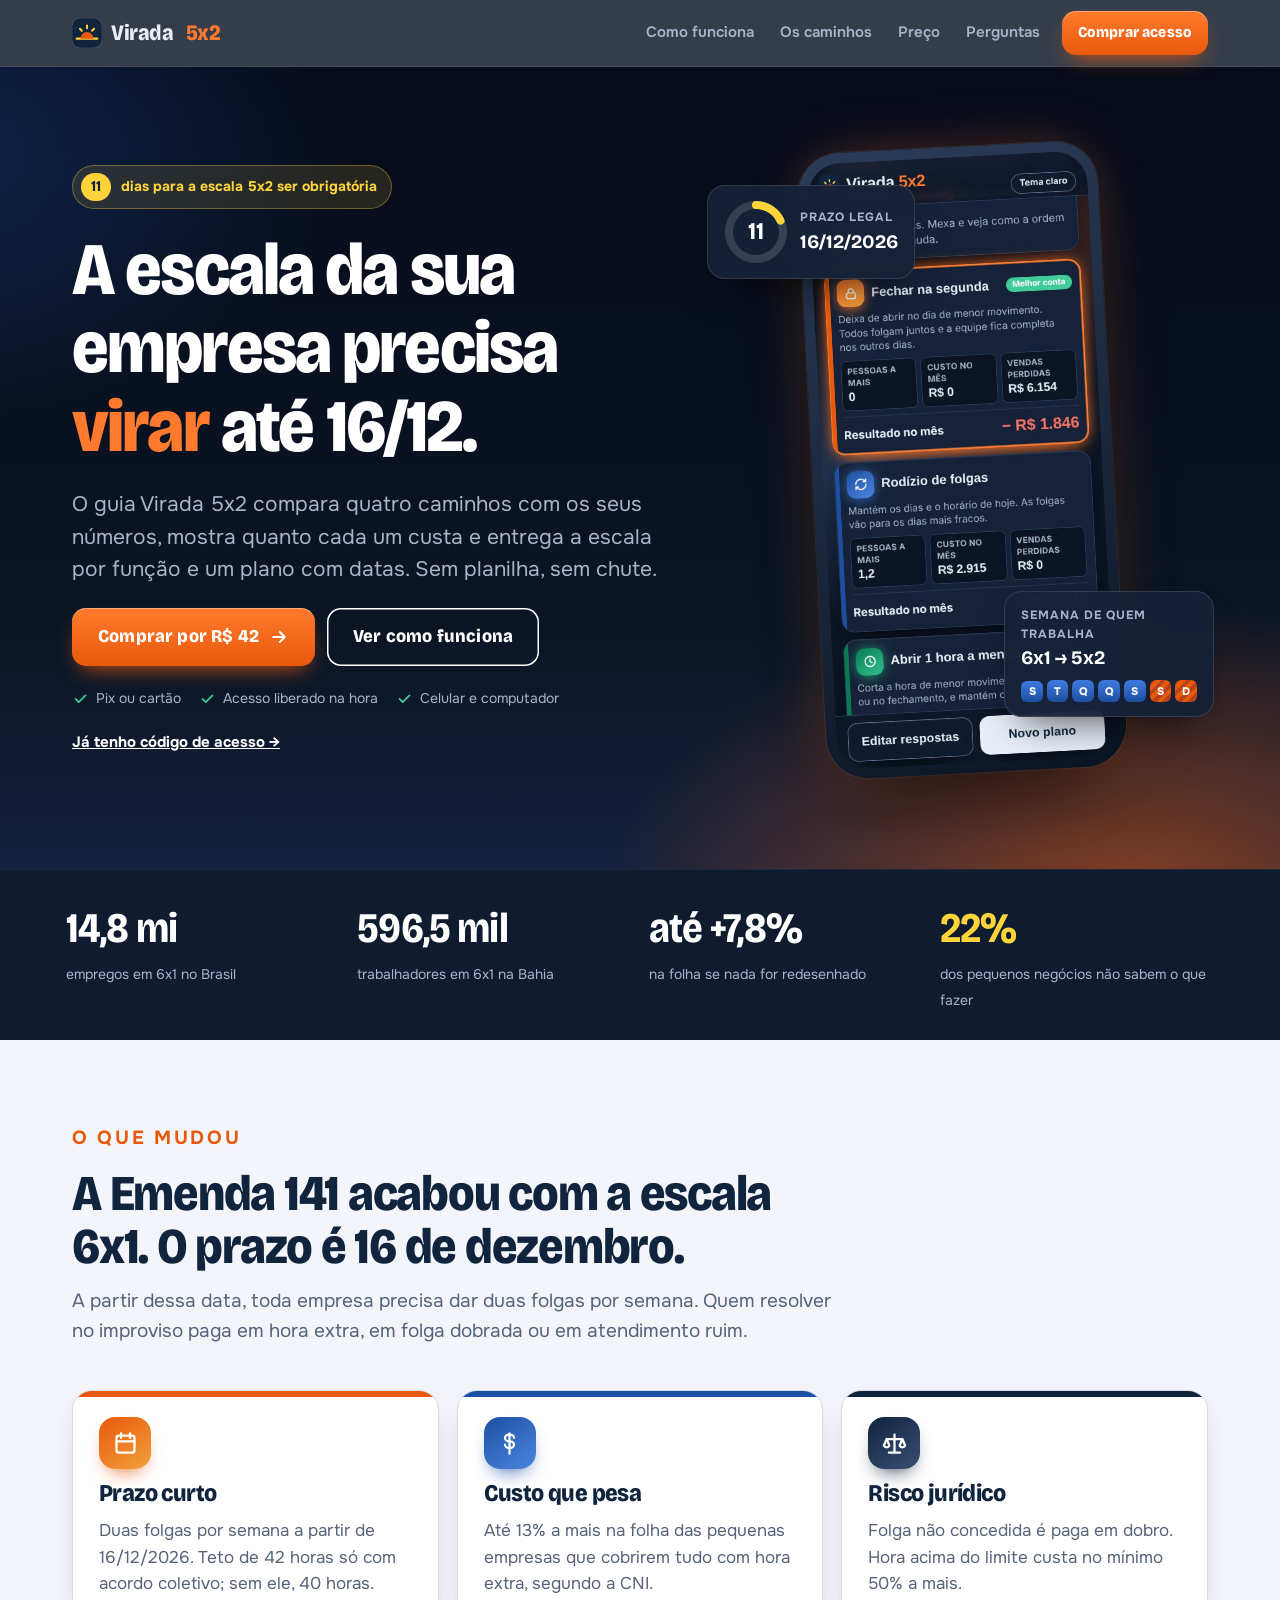
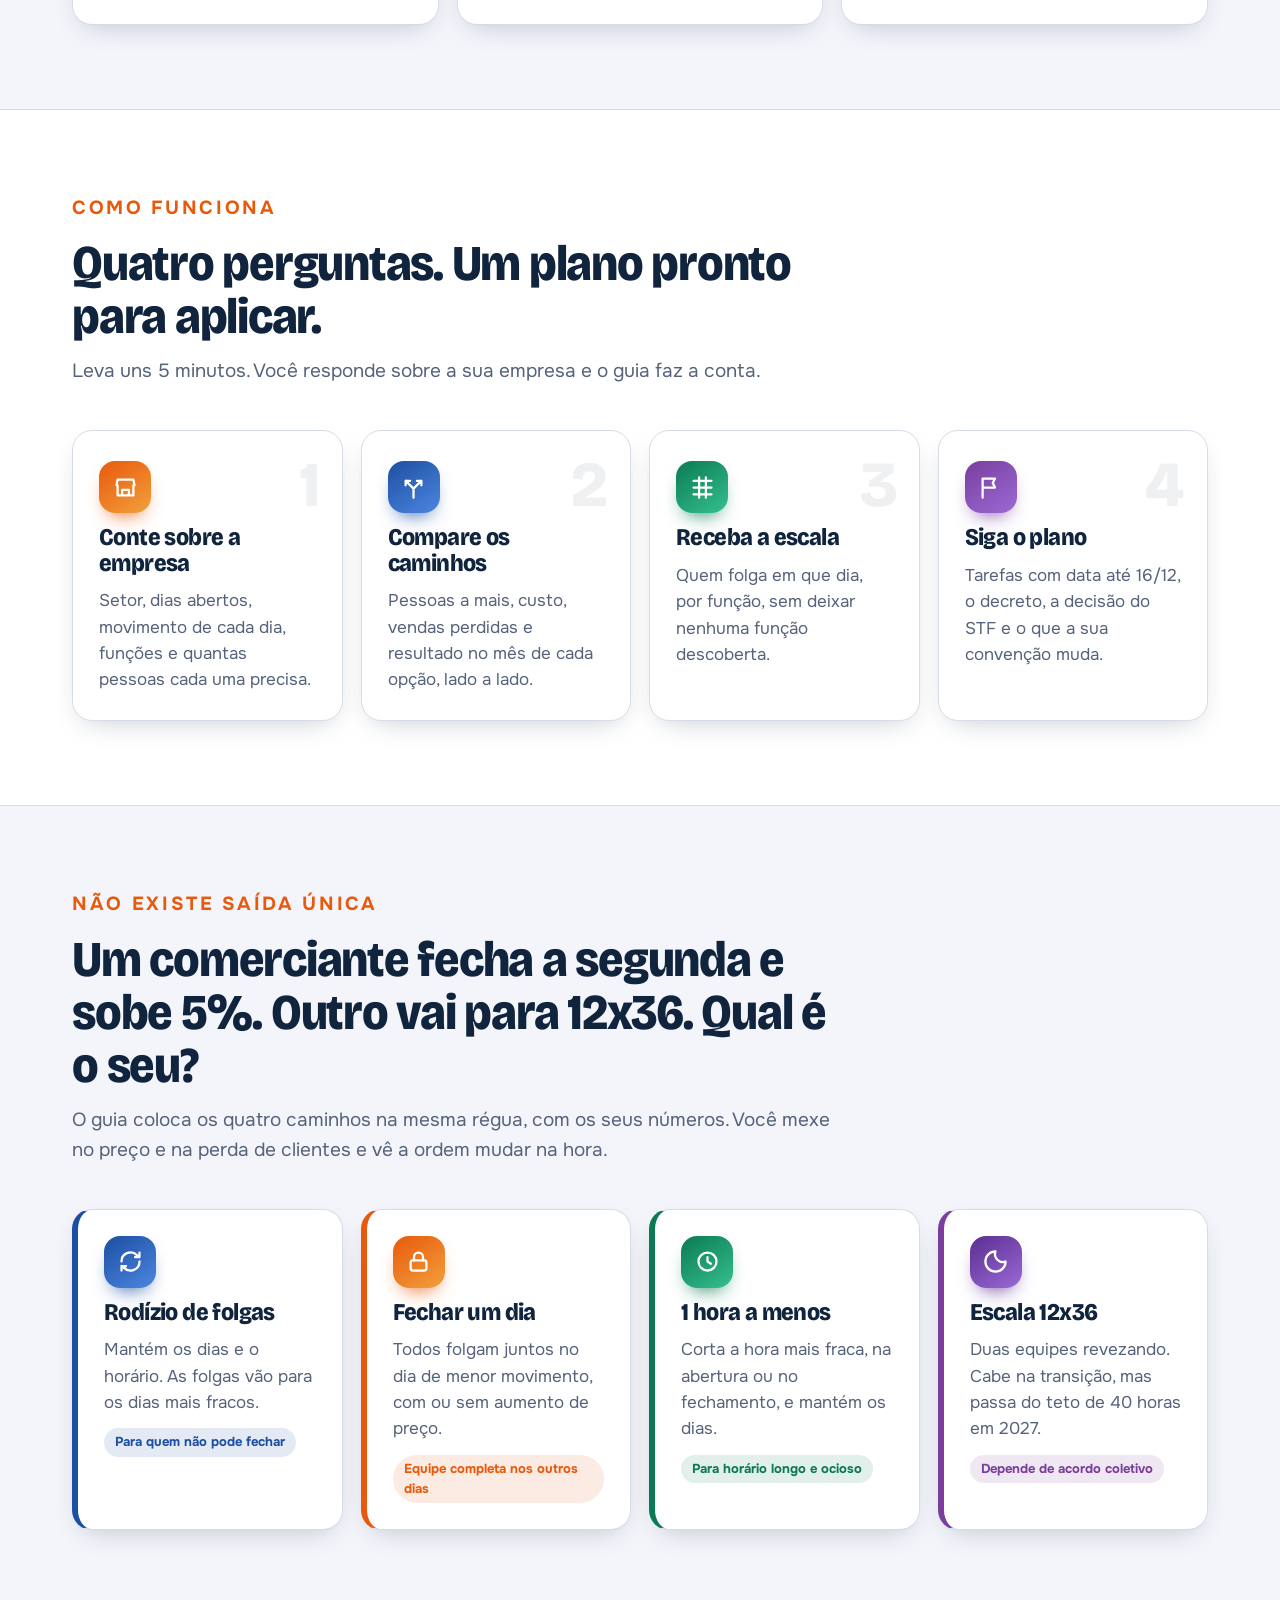
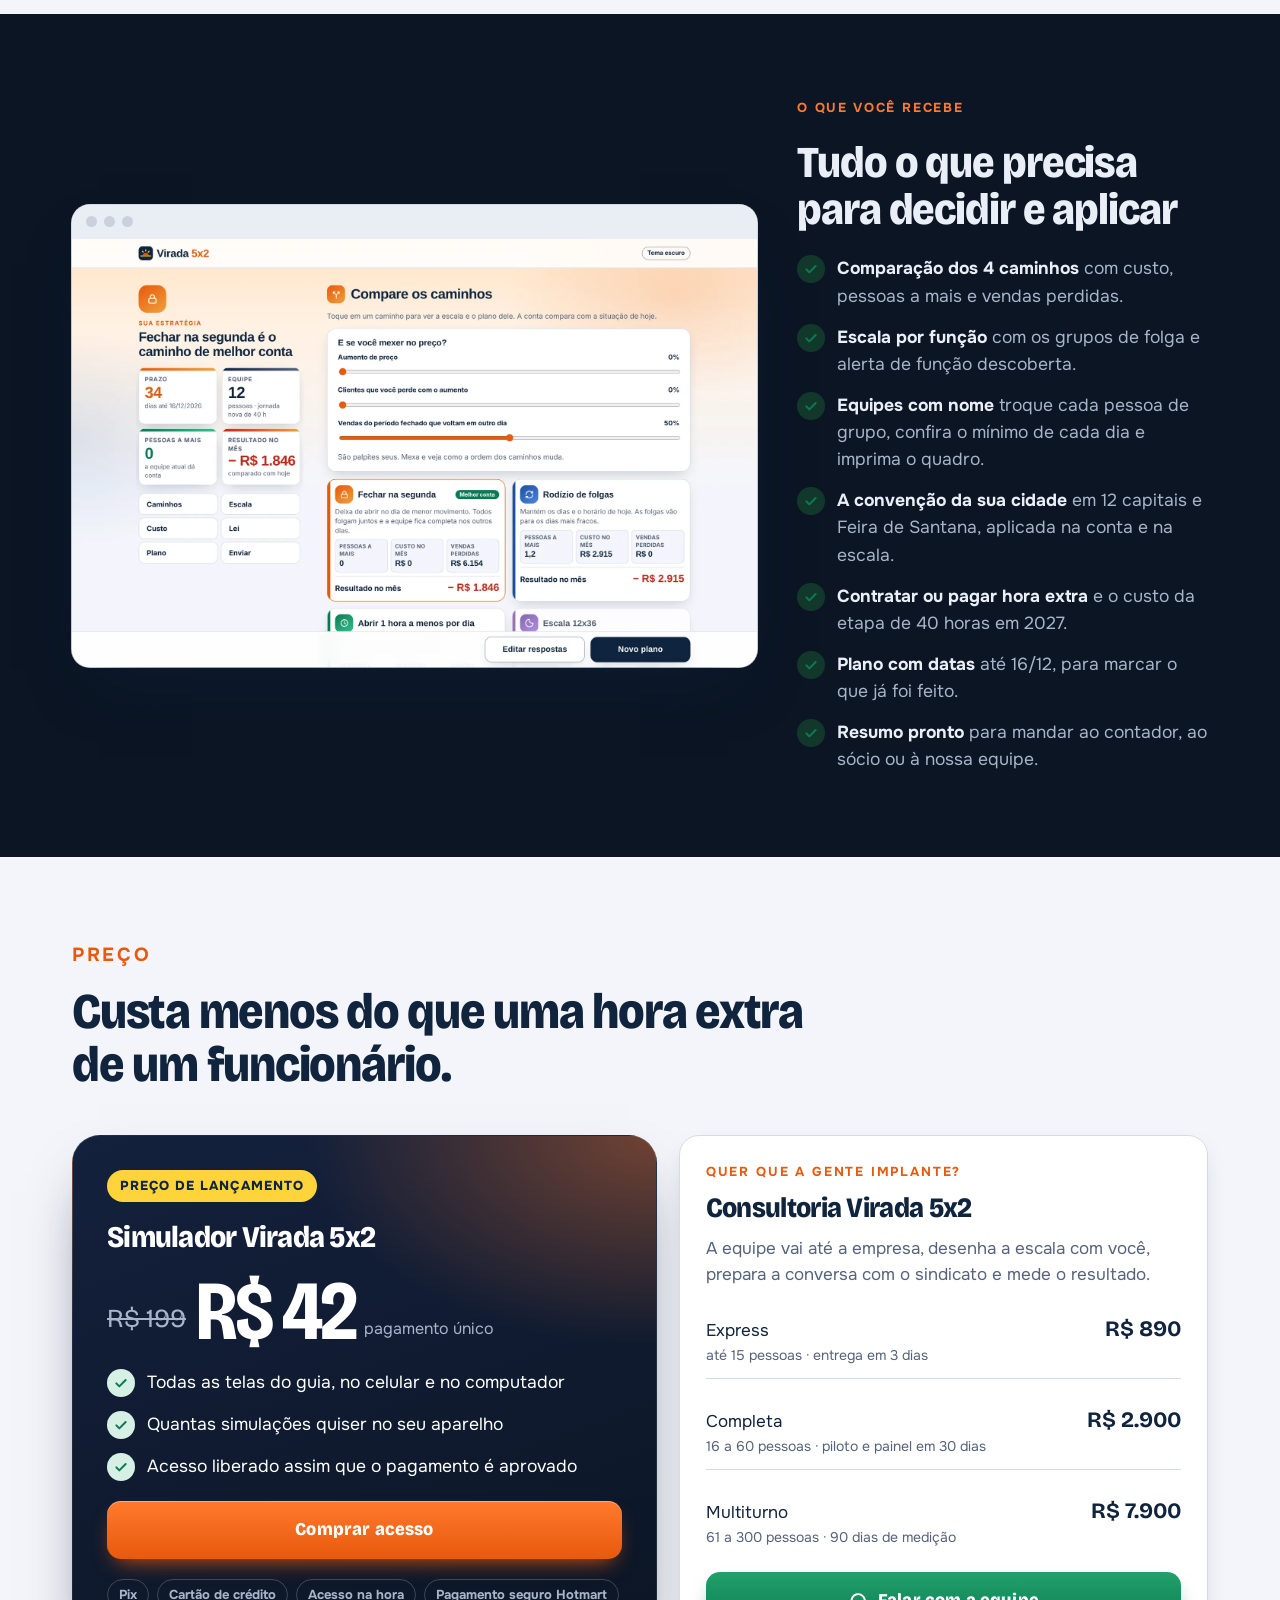
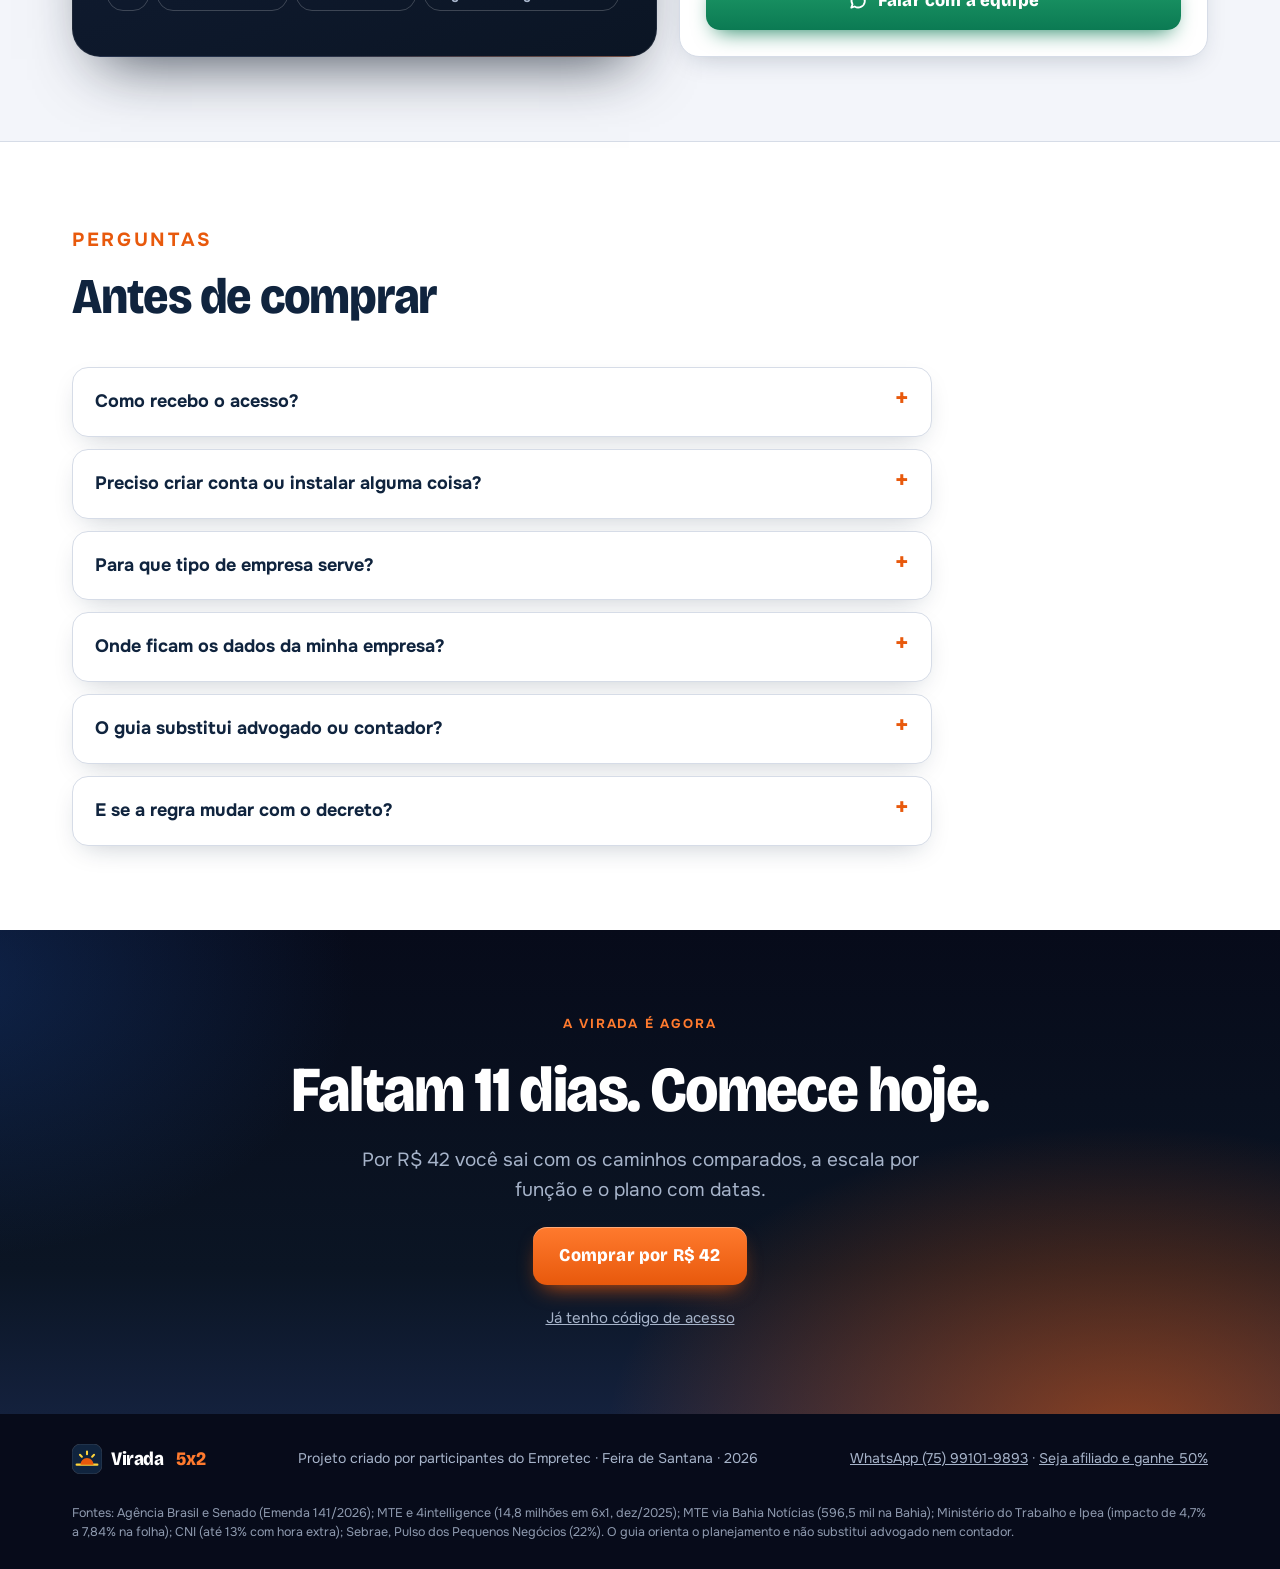
<file: index.html>
<!DOCTYPE html>
<html lang="pt-BR">
<head>
<meta charset="utf-8">
<meta name="viewport" content="width=device-width, initial-scale=1, viewport-fit=cover">
<title>Virada 5x2 · Mude para a escala 5x2 sem perder atendimento</title>
<meta name="description" content="Guia para empresas saírem da escala 6x1 para a 5x2 até 16/12/2026: compara quatro caminhos com os seus números, monta a escala por função e entrega um plano com datas.">
<meta name="theme-color" content="#0B1524">
<meta property="og:title" content="Virada 5x2 · A escala da sua empresa precisa virar">
<meta property="og:description" content="Compare os caminhos, veja a conta e receba a escala por função. Acesso por R$ 42 no lançamento.">
<meta property="og:image" content="https://h3rcs.github.io/virada_5x2/assets/pc-resultado.webp">
<link rel="icon" href="data:image/svg+xml,%3Csvg xmlns='http://www.w3.org/2000/svg' viewBox='0 0 32 32'%3E%3Crect width='32' height='32' rx='9' fill='%2310243E'/%3E%3Cpath d='M5 22h22' stroke='%23FFD43B' stroke-width='2.4' stroke-linecap='round'/%3E%3Cpath d='M9 22a7 7 0 0 1 14 0' fill='%23E8590C'/%3E%3Cpath d='M16 8v3M8.5 11.5l2 2M23.5 11.5l-2 2' stroke='%23FFD43B' stroke-width='2.2' stroke-linecap='round'/%3E%3C/svg%3E">
<link rel="preconnect" href="https://fonts.googleapis.com">
<link rel="preconnect" href="https://fonts.gstatic.com" crossorigin>
<link href="https://fonts.googleapis.com/css2?family=Bricolage+Grotesque:opsz,wdth,wght@12..96,75..100,400..800&family=Onest:wght@400..700&display=swap" rel="stylesheet">
<link rel="stylesheet" href="assets/site.css">
<script src="assets/config.js"></script>
</head>
<body>

<header class="topo">
  <div class="wrap">
    <a class="marca" href="./" aria-label="Virada 5x2, início">
      <svg viewBox="0 0 32 32" aria-hidden="true"><rect width="32" height="32" rx="9" fill="#10243E" stroke="rgba(255,255,255,.15)"/><path d="M5 22h22" stroke="#FFD43B" stroke-width="2.4" stroke-linecap="round"/><path d="M9 22a7 7 0 0 1 14 0" fill="#E8590C"/><path d="M16 8v3M8.5 11.5l2 2M23.5 11.5l-2 2" stroke="#FFD43B" stroke-width="2.2" stroke-linecap="round"/></svg>
      Virada&nbsp;<span>5x2</span>
    </a>
    <nav class="menu" aria-label="Seções">
      <a href="#como">Como funciona</a>
      <a href="#caminhos">Os caminhos</a>
      <a href="#preco">Preço</a>
      <a href="#perguntas">Perguntas</a>
    </nav>
    <a class="bt" href="comprar/">Comprar acesso</a>
  </div>
</header>

<main>

<section class="escuro heroi">
  <div class="wrap">
    <div class="h-txt">
      <p class="selo"><b id="dias">33</b> dias para a escala 5x2 ser obrigatória</p>
      <h1>A escala da sua empresa precisa <em>virar</em> até 16/12.</h1>
      <p class="lead">O guia Virada 5x2 compara quatro caminhos com os seus números, mostra quanto cada um custa e entrega a escala por função e um plano com datas. Sem planilha, sem chute.</p>
      <div class="acoes">
        <a class="bt" href="comprar/">Comprar por R$ 42
          <svg viewBox="0 0 24 24" aria-hidden="true"><path d="M5 12h14M13 6l6 6-6 6"/></svg></a>
        <a class="bt sec" href="#como">Ver como funciona</a>
      </div>
      <div class="confia">
        <span><svg viewBox="0 0 24 24" aria-hidden="true"><path d="M5 12.5l4.5 4.5L19 7.5"/></svg>Pix ou cartão</span>
        <span><svg viewBox="0 0 24 24" aria-hidden="true"><path d="M5 12.5l4.5 4.5L19 7.5"/></svg>Acesso liberado na hora</span>
        <span><svg viewBox="0 0 24 24" aria-hidden="true"><path d="M5 12.5l4.5 4.5L19 7.5"/></svg>Celular e computador</span>
      </div>
      <a href="app/" style="color:#fff;font-weight:700;font-size:15px">Já tenho código de acesso →</a>
    </div>
    <div class="h-vis" aria-hidden="true">
      <div class="celular"><img src="assets/cel-resultado.webp" alt="" width="390" height="844"></div>
      <div class="flut f1">
        <div class="anel"><svg viewBox="0 0 64 64"><circle class="tr" cx="32" cy="32" r="27"/><circle class="pg" id="anel-pg" cx="32" cy="32" r="27" stroke-dasharray="169.6" stroke-dashoffset="80"/></svg><b id="dias2">33</b></div>
        <div><small>Prazo legal</small><strong>16/12/2026</strong></div>
      </div>
      <div class="flut f2">
        <small>Semana de quem trabalha</small>
        <strong>6x1 → 5x2</strong>
        <div class="mini-sem"><i>S</i><i>T</i><i>Q</i><i>Q</i><i>S</i><i class="f">S</i><i class="f">D</i></div>
      </div>
    </div>
  </div>
</section>

<section class="escuro numeros" aria-label="Números da mudança">
  <div class="wrap">
    <div><b>14,8 mi</b><span>empregos em 6x1 no Brasil</span></div>
    <div><b>596,5 mil</b><span>trabalhadores em 6x1 na Bahia</span></div>
    <div><b>até +7,8%</b><span>na folha se nada for redesenhado</span></div>
    <div><b>22%</b><span>dos pequenos negócios não sabem o que fazer</span></div>
  </div>
</section>

<section class="bloco" id="problema">
  <div class="wrap">
    <div class="cab surge">
      <p class="sobre">O que mudou</p>
      <h2>A Emenda 141 acabou com a escala 6x1. O prazo é 16 de dezembro.</h2>
      <p class="suave">A partir dessa data, toda empresa precisa dar duas folgas por semana. Quem resolver no improviso paga em hora extra, em folga dobrada ou em atendimento ruim.</p>
    </div>
    <div class="grade g3">
      <div class="cartao topo-cor surge" style="--c:#E8590C">
        <span class="ic"><svg viewBox="0 0 24 24"><rect x="4" y="5" width="16" height="15" rx="2"/><path d="M4 10h16M8 3v4M16 3v4"/></svg></span>
        <h3>Prazo curto</h3>
        <p class="suave">Duas folgas por semana a partir de 16/12/2026. Teto de 42 horas só com acordo coletivo; sem ele, 40 horas.</p>
      </div>
      <div class="cartao topo-cor surge" style="--c:#1C4FA1">
        <span class="ic" style="--c1:#1C4FA1;--c2:#4D86E0"><svg viewBox="0 0 24 24"><path d="M12 3v18M16 7c0-1.7-1.8-3-4-3s-4 1.3-4 3 1.8 3 4 3 4 1.3 4 3-1.8 3-4 3-4-1.3-4-3"/></svg></span>
        <h3>Custo que pesa</h3>
        <p class="suave">Até 13% a mais na folha das pequenas empresas que cobrirem tudo com hora extra, segundo a CNI.</p>
      </div>
      <div class="cartao topo-cor surge" style="--c:#10243E">
        <span class="ic" style="--c1:#10243E;--c2:#3B4E73"><svg viewBox="0 0 24 24"><path d="M12 4v16M7 20h10M5 8h14M5 8l-2.5 6a3 3 0 0 0 5 0zM19 8l-2.5 6a3 3 0 0 0 5 0z"/></svg></span>
        <h3>Risco jurídico</h3>
        <p class="suave">Folga não concedida é paga em dobro. Hora acima do limite custa no mínimo 50% a mais.</p>
      </div>
    </div>
  </div>
</section>

<section class="bloco" id="como" style="background:#fff;border-top:1px solid var(--linha);border-bottom:1px solid var(--linha)">
  <div class="wrap">
    <div class="cab surge">
      <p class="sobre">Como funciona</p>
      <h2>Quatro perguntas. Um plano pronto para aplicar.</h2>
      <p class="suave">Leva uns 5 minutos. Você responde sobre a sua empresa e o guia faz a conta.</p>
    </div>
    <div class="grade g4 passos">
      <div class="cartao passo surge"><span class="n">1</span>
        <span class="ic"><svg viewBox="0 0 24 24"><path d="M4 10l1-5h14l1 5M5 10v9h14v-9M9 19v-5h6v5"/></svg></span>
        <h3>Conte sobre a empresa</h3><p class="suave">Setor, dias abertos, movimento de cada dia, funções e quantas pessoas cada uma precisa.</p></div>
      <div class="cartao passo surge"><span class="n">2</span>
        <span class="ic" style="--c1:#1C4FA1;--c2:#4D86E0"><svg viewBox="0 0 24 24"><path d="M12 21v-8M12 13L5 6M12 13l7-7M5 10V6h4M19 10V6h-4"/></svg></span>
        <h3>Compare os caminhos</h3><p class="suave">Pessoas a mais, custo, vendas perdidas e resultado no mês de cada opção, lado a lado.</p></div>
      <div class="cartao passo surge"><span class="n">3</span>
        <span class="ic" style="--c1:#0B7A53;--c2:#35C08E"><svg viewBox="0 0 24 24"><path d="M4 6h16M4 12h16M4 18h16M9 3v18M15 3v18"/></svg></span>
        <h3>Receba a escala</h3><p class="suave">Quem folga em que dia, por função, sem deixar nenhuma função descoberta.</p></div>
      <div class="cartao passo surge"><span class="n">4</span>
        <span class="ic" style="--c1:#7A3E9D;--c2:#9A6AD6"><svg viewBox="0 0 24 24"><path d="M5 21V4M5 4h11l-2 4 2 4H5"/></svg></span>
        <h3>Siga o plano</h3><p class="suave">Tarefas com data até 16/12, o decreto, a decisão do STF e o que a sua convenção muda.</p></div>
    </div>
  </div>
</section>

<section class="bloco" id="caminhos">
  <div class="wrap">
    <div class="cab surge">
      <p class="sobre">Não existe saída única</p>
      <h2>Um comerciante fecha a segunda e sobe 5%. Outro vai para 12x36. Qual é o seu?</h2>
      <p class="suave">O guia coloca os quatro caminhos na mesma régua, com os seus números. Você mexe no preço e na perda de clientes e vê a ordem mudar na hora.</p>
    </div>
    <div class="grade g4">
      <div class="cartao cam surge" style="--c:#1C4FA1">
        <span class="ic" style="--c1:#1C4FA1;--c2:#4D86E0"><svg viewBox="0 0 24 24"><path d="M4 12a8 8 0 0 1 13.7-5.7L20 8M20 4v4h-4M20 12a8 8 0 0 1-13.7 5.7L4 16M4 20v-4h4"/></svg></span>
        <h3>Rodízio de folgas</h3><p class="suave">Mantém os dias e o horário. As folgas vão para os dias mais fracos.</p><span class="tag">Para quem não pode fechar</span></div>
      <div class="cartao cam surge" style="--c:#E8590C">
        <span class="ic"><svg viewBox="0 0 24 24"><rect x="5" y="11" width="14" height="9" rx="2"/><path d="M8 11V8a4 4 0 0 1 8 0v3"/></svg></span>
        <h3>Fechar um dia</h3><p class="suave">Todos folgam juntos no dia de menor movimento, com ou sem aumento de preço.</p><span class="tag">Equipe completa nos outros dias</span></div>
      <div class="cartao cam surge" style="--c:#0B7A53">
        <span class="ic" style="--c1:#0B7A53;--c2:#35C08E"><svg viewBox="0 0 24 24"><circle cx="12" cy="12" r="8"/><path d="M12 8v4l3 2"/></svg></span>
        <h3>1 hora a menos</h3><p class="suave">Corta a hora mais fraca, na abertura ou no fechamento, e mantém os dias.</p><span class="tag">Para horário longo e ocioso</span></div>
      <div class="cartao cam surge" style="--c:#7A3E9D">
        <span class="ic" style="--c1:#5B2E91;--c2:#9A6AD6"><svg viewBox="0 0 24 24"><path d="M12 3a9 9 0 1 0 9 9 7 7 0 0 1-9-9z"/></svg></span>
        <h3>Escala 12x36</h3><p class="suave">Duas equipes revezando. Cabe na transição, mas passa do teto de 40 horas em 2027.</p><span class="tag">Depende de acordo coletivo</span></div>
    </div>
  </div>
</section>

<section class="bloco escuro" id="recebe">
  <div class="wrap recebe">
    <div class="tela-pc surge"><div class="barra-j"><i></i><i></i><i></i></div><img src="assets/pc-resultado.webp" alt="Resultado do guia no computador: estratégia escolhida, indicadores e comparação dos caminhos" width="1800" height="1125"></div>
    <div class="surge" style="display:flex;flex-direction:column;gap:22px">
      <p class="sobre">O que você recebe</p>
      <h2 style="font-size:clamp(30px,4vw,44px)">Tudo o que precisa para decidir e aplicar</h2>
      <ul class="lista-ok">
        <li><span><b>Comparação dos 4 caminhos</b> <span class="suave">com custo, pessoas a mais e vendas perdidas.</span></span></li>
        <li><span><b>Escala por função</b> <span class="suave">com os grupos de folga e alerta de função descoberta.</span></span></li>
        <li><span><b>Equipes com nome</b> <span class="suave">troque cada pessoa de grupo, confira o mínimo de cada dia e imprima o quadro.</span></span></li>
        <li><span><b>A convenção da sua cidade</b> <span class="suave">em 12 capitais e Feira de Santana, aplicada na conta e na escala.</span></span></li>
        <li><span><b>Contratar ou pagar hora extra</b> <span class="suave">e o custo da etapa de 40 horas em 2027.</span></span></li>
        <li><span><b>Plano com datas</b> <span class="suave">até 16/12, para marcar o que já foi feito.</span></span></li>
        <li><span><b>Resumo pronto</b> <span class="suave">para mandar ao contador, ao sócio ou à nossa equipe.</span></span></li>
      </ul>
    </div>
  </div>
</section>

<section class="bloco" id="preco">
  <div class="wrap">
    <div class="cab surge">
      <p class="sobre">Preço</p>
      <h2>Custa menos do que uma hora extra de um funcionário.</h2>
    </div>
    <div class="preco-area">
      <div class="plano-pago surge">
        <span class="fita">Preço de lançamento</span>
        <h3 style="font-size:30px">Simulador Virada 5x2</h3>
        <div class="valor"><s>R$ 199</s><b>R$ 42</b><small>pagamento único</small></div>
        <ul class="lista-ok">
          <li><span>Todas as telas do guia, no celular e no computador</span></li>
          <li><span>Quantas simulações quiser no seu aparelho</span></li>
          <li><span>Acesso liberado assim que o pagamento é aprovado</span></li>
        </ul>
        <a class="bt" href="comprar/" style="align-self:stretch">Comprar acesso</a>
        <div class="meios"><span>Pix</span><span>Cartão de crédito</span><span>Acesso na hora</span><span>Pagamento seguro Hotmart</span></div>
      </div>
      <div class="cartao consult surge">
        <p class="sobre">Quer que a gente implante?</p>
        <h3 style="font-size:28px">Consultoria Virada 5x2</h3>
        <p class="suave">A equipe vai até a empresa, desenha a escala com você, prepara a conversa com o sindicato e mede o resultado.</p>
        <div class="linha"><span>Express<small>até 15 pessoas · entrega em 3 dias</small></span><b>R$ 890</b></div>
        <div class="linha"><span>Completa<small>16 a 60 pessoas · piloto e painel em 30 dias</small></span><b>R$ 2.900</b></div>
        <div class="linha"><span>Multiturno<small>61 a 300 pessoas · 90 dias de medição</small></span><b>R$ 7.900</b></div>
        <a class="bt verde" id="wpp-consult" href="https://wa.me/5575991019893" target="_blank" rel="noopener">
          <svg viewBox="0 0 24 24" aria-hidden="true"><path d="M4 20l1.4-4A8 8 0 1 1 8 18.6z"/></svg>Falar com a equipe</a>
      </div>
    </div>
  </div>
</section>

<section class="bloco" id="perguntas" style="background:#fff;border-top:1px solid var(--linha)">
  <div class="wrap">
    <div class="cab surge"><p class="sobre">Perguntas</p><h2>Antes de comprar</h2></div>
    <div class="faq">
      <details><summary>Como recebo o acesso?</summary><p>O pagamento é feito na Hotmart, por Pix ou cartão. Assim que ele é aprovado, você volta para o site com o guia já liberado. O link de acesso também chega no seu e-mail, para abrir em outro aparelho.</p></details>
      <details><summary>Preciso criar conta ou instalar alguma coisa?</summary><p>Não precisa instalar nada. O guia abre no navegador do celular ou do computador. Para usar nos dois, abra o link de acesso do e-mail em cada um.</p></details>
      <details><summary>Para que tipo de empresa serve?</summary><p>Para quem hoje trabalha em 6x1 e tem de 5 a 300 pessoas: lojas, supermercados, restaurantes, bares, hotéis, atacados, centros de distribuição e clínicas, entre outros.</p></details>
      <details><summary>Onde ficam os dados da minha empresa?</summary><p>No seu aparelho. Para a pesquisa Virada 5x2, o simulador envia sem identificação o setor, o tamanho da equipe, os dias e horários e o caminho escolhido. Nunca envia nome, empresa ou contato, e você pode desligar o envio na tela de resultado.</p></details>
      <details><summary>O guia substitui advogado ou contador?</summary><p>Não. Ele orienta o planejamento da escala e mostra a conta. A parte legal deve ser validada pelo advogado trabalhista e pelo contador da empresa.</p></details>
      <details><summary>E se a regra mudar com o decreto?</summary><p>O decreto que detalha a regra foi adiado e ainda pode trazer ajustes. Quando sair, o guia é atualizado e quem já comprou continua com o acesso.</p></details>
    </div>
  </div>
</section>

<section class="escuro heroi final">
  <div class="wrap">
    <p class="sobre">A virada é agora</p>
    <h2>Faltam <span id="dias3">33</span> dias. Comece hoje.</h2>
    <p class="suave" style="font-size:19px;max-width:620px">Por R$ 42 você sai com os caminhos comparados, a escala por função e o plano com datas.</p>
    <a class="bt" href="comprar/">Comprar por R$ 42</a>
    <a href="app/" class="suave" style="font-size:15px">Já tenho código de acesso</a>
  </div>
</section>

</main>

<footer class="rodape">
  <div class="wrap">
    <a class="marca" href="./"><svg viewBox="0 0 32 32" aria-hidden="true"><rect width="32" height="32" rx="9" fill="#10243E" stroke="rgba(255,255,255,.15)"/><path d="M5 22h22" stroke="#FFD43B" stroke-width="2.4" stroke-linecap="round"/><path d="M9 22a7 7 0 0 1 14 0" fill="#E8590C"/><path d="M16 8v3M8.5 11.5l2 2M23.5 11.5l-2 2" stroke="#FFD43B" stroke-width="2.2" stroke-linecap="round"/></svg>Virada&nbsp;<span>5x2</span></a>
    <p>Projeto criado por participantes do Empretec · Feira de Santana · 2026</p>
    <p><a href="https://wa.me/5575991019893" target="_blank" rel="noopener">WhatsApp (75) 99101-9893</a> · <a href="afiliados/">Seja afiliado e ganhe 50%</a></p>
  </div>
  <p class="fontes">Fontes: Agência Brasil e Senado (Emenda 141/2026); MTE e 4intelligence (14,8 milhões em 6x1, dez/2025); MTE via Bahia Notícias (596,5 mil na Bahia); Ministério do Trabalho e Ipea (impacto de 4,7% a 7,84% na folha); CNI (até 13% com hora extra); Sebrae, Pulso dos Pequenos Negócios (22%). O guia orienta o planejamento e não substitui advogado nem contador.</p>
</footer>

<script>
(function(){
  var alvo=new Date(2026,11,16),hoje=new Date();hoje.setHours(0,0,0,0);
  var d=Math.max(0,Math.round((alvo-hoje)/864e5));
  ['dias','dias2','dias3'].forEach(function(id){var e=document.getElementById(id);if(e)e.textContent=d;});
  var pg=document.getElementById('anel-pg');if(pg)pg.setAttribute('stroke-dashoffset',String(169.6*(1-Math.min(1,d/61))));
  var C=window.V5X2||{};if(C.hotmart)document.querySelectorAll('a[href="comprar/"]').forEach(function(a){a.href=C.hotmart;});
  var w=document.getElementById('wpp-consult');
  if(w)w.href='https://wa.me/5575991019893?text='+encodeURIComponent('Olá! Vi o site da Virada 5x2 e quero saber mais sobre a consultoria para a minha empresa.');
  var els=document.querySelectorAll('.surge');
  if('IntersectionObserver' in window){
    var io=new IntersectionObserver(function(es){es.forEach(function(e){if(e.isIntersecting){e.target.classList.add('vis');io.unobserve(e.target);}});},{rootMargin:'0px 0px -8% 0px'});
    els.forEach(function(e){io.observe(e);});
  } else els.forEach(function(e){e.classList.add('vis');});
})();
</script>
</body>
</html>
</file>
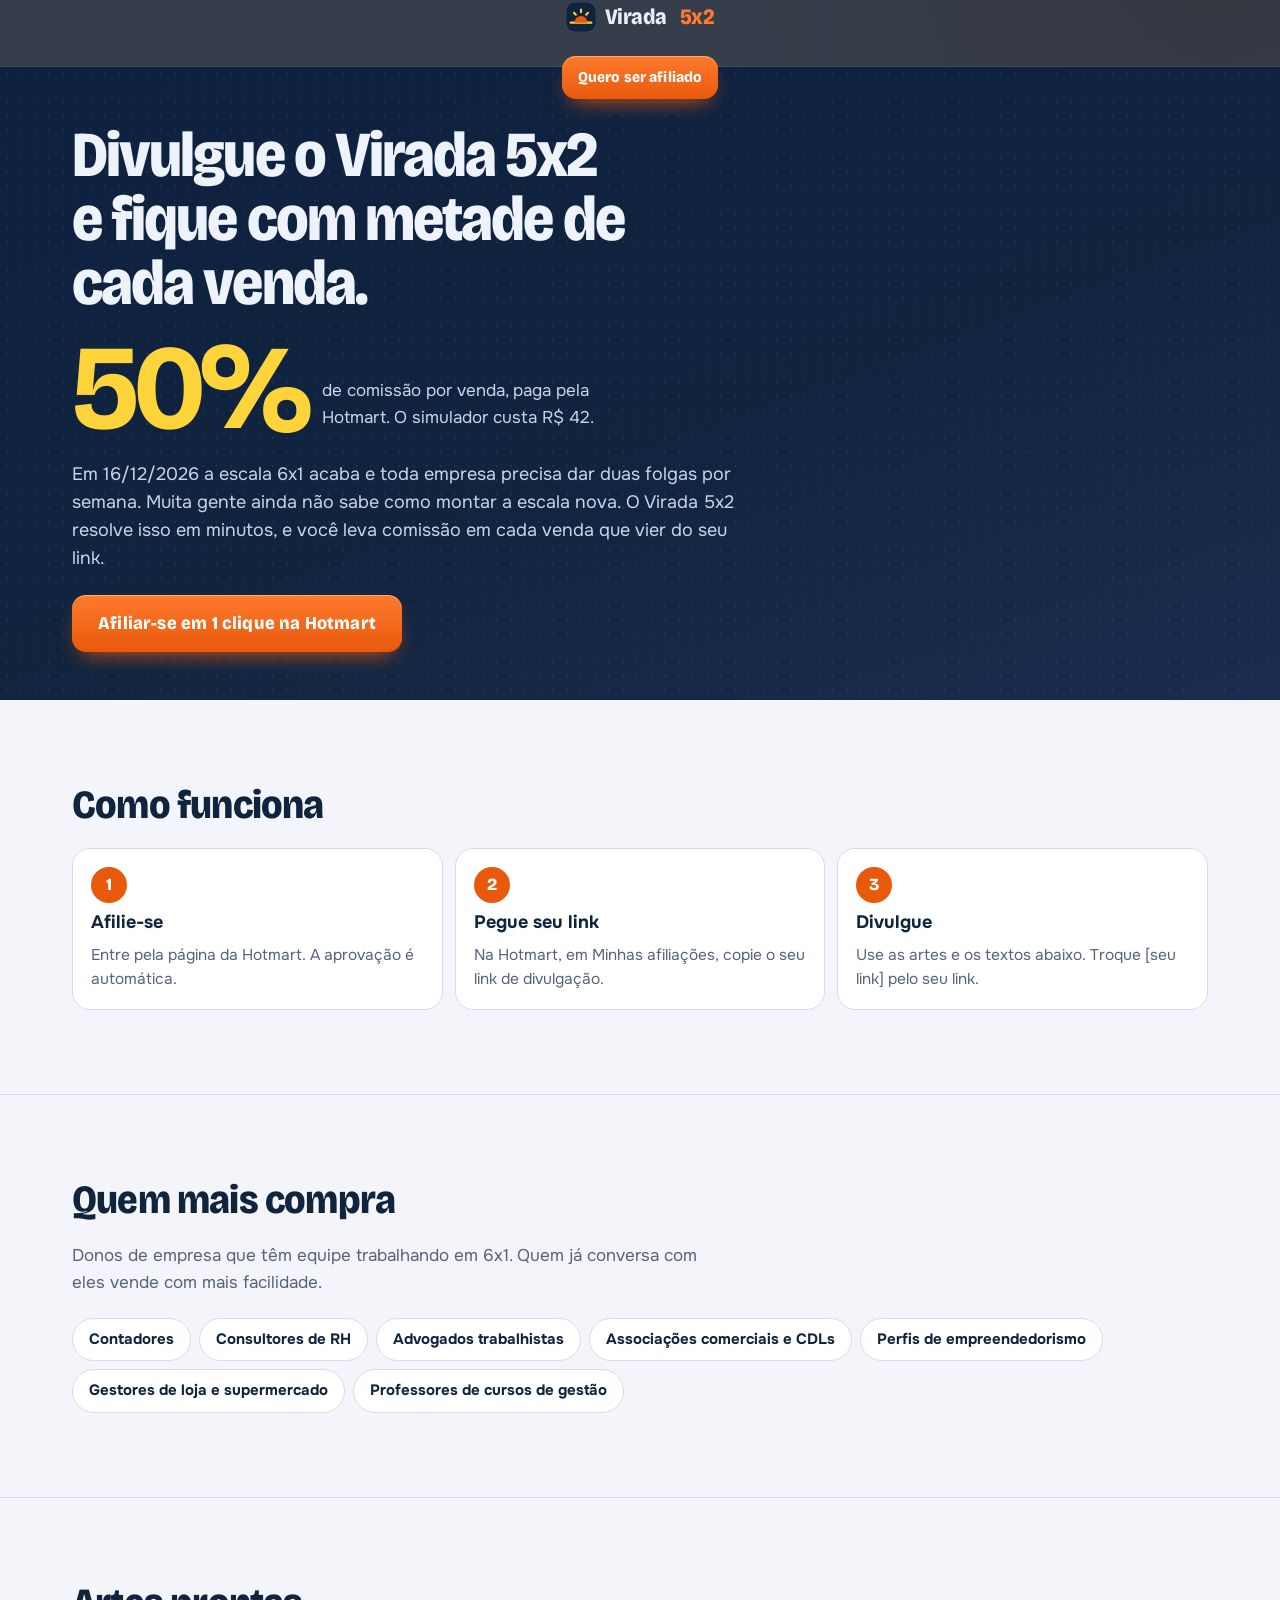
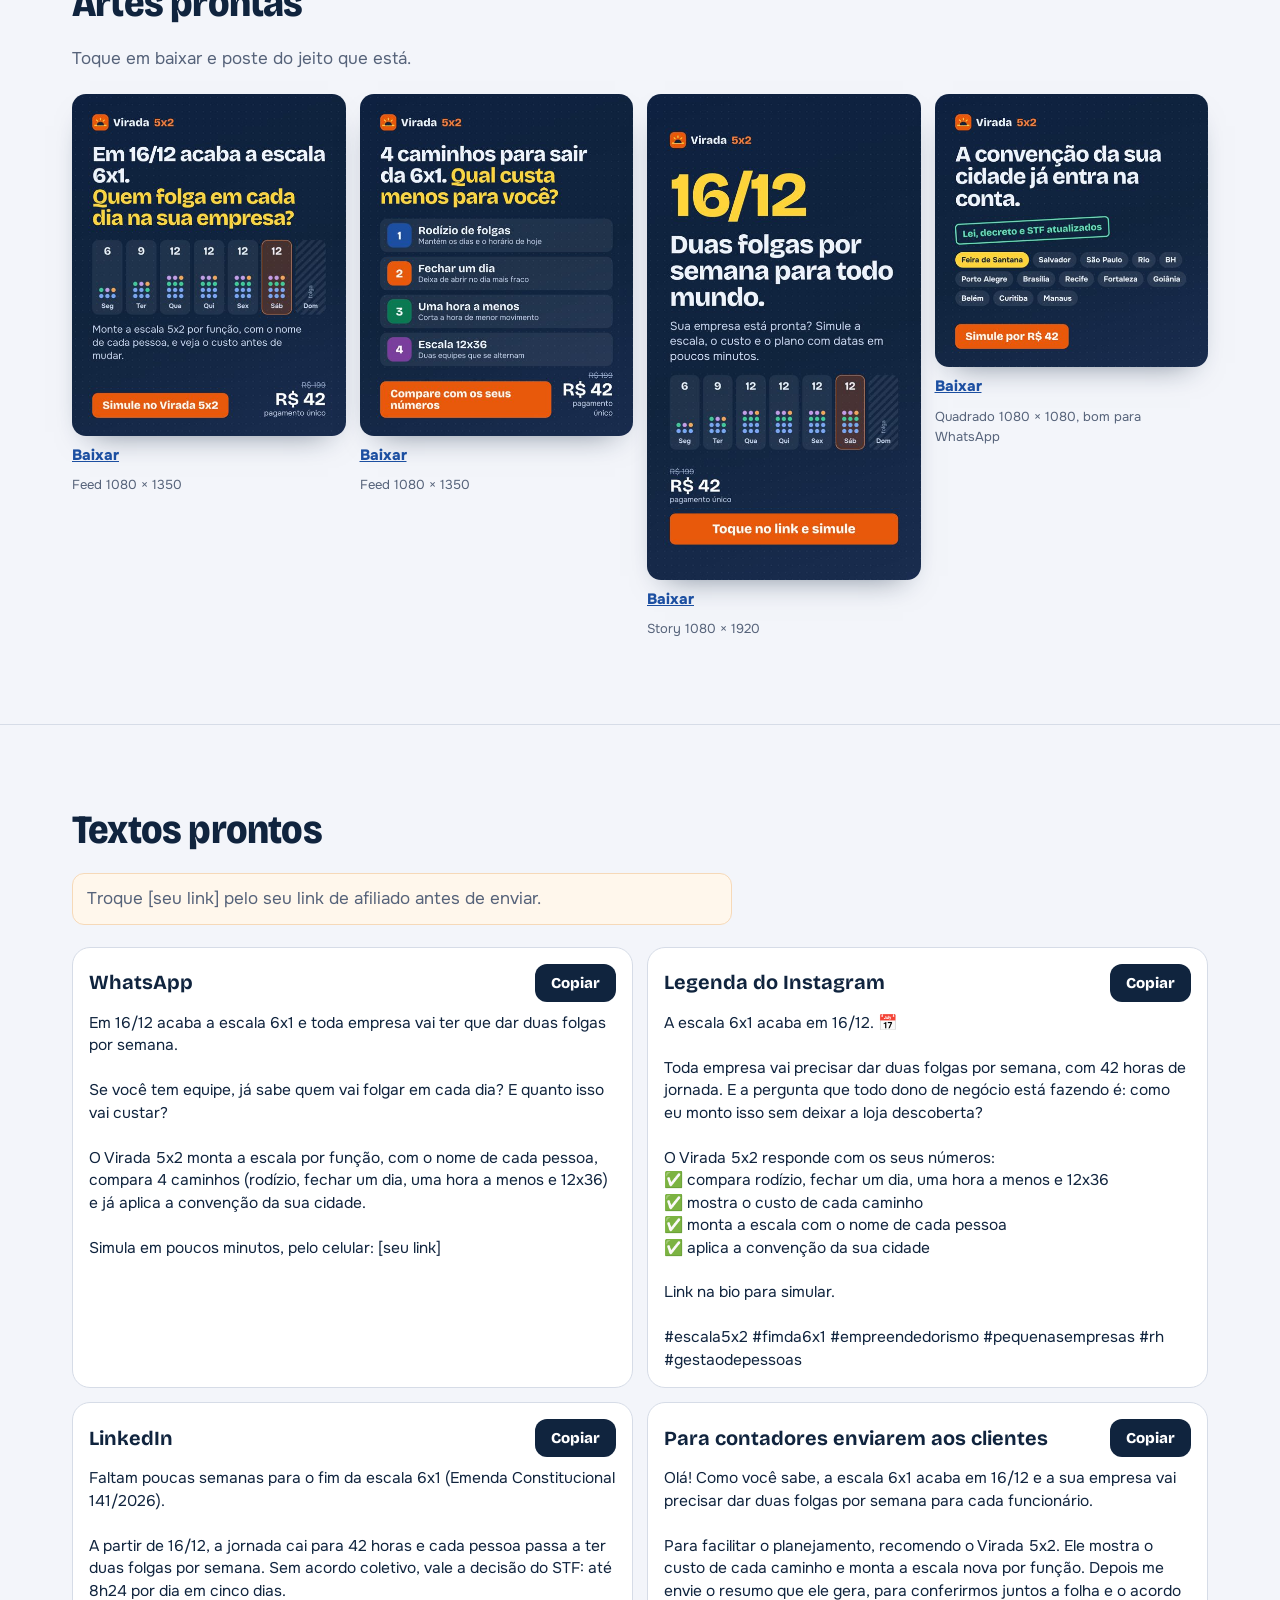
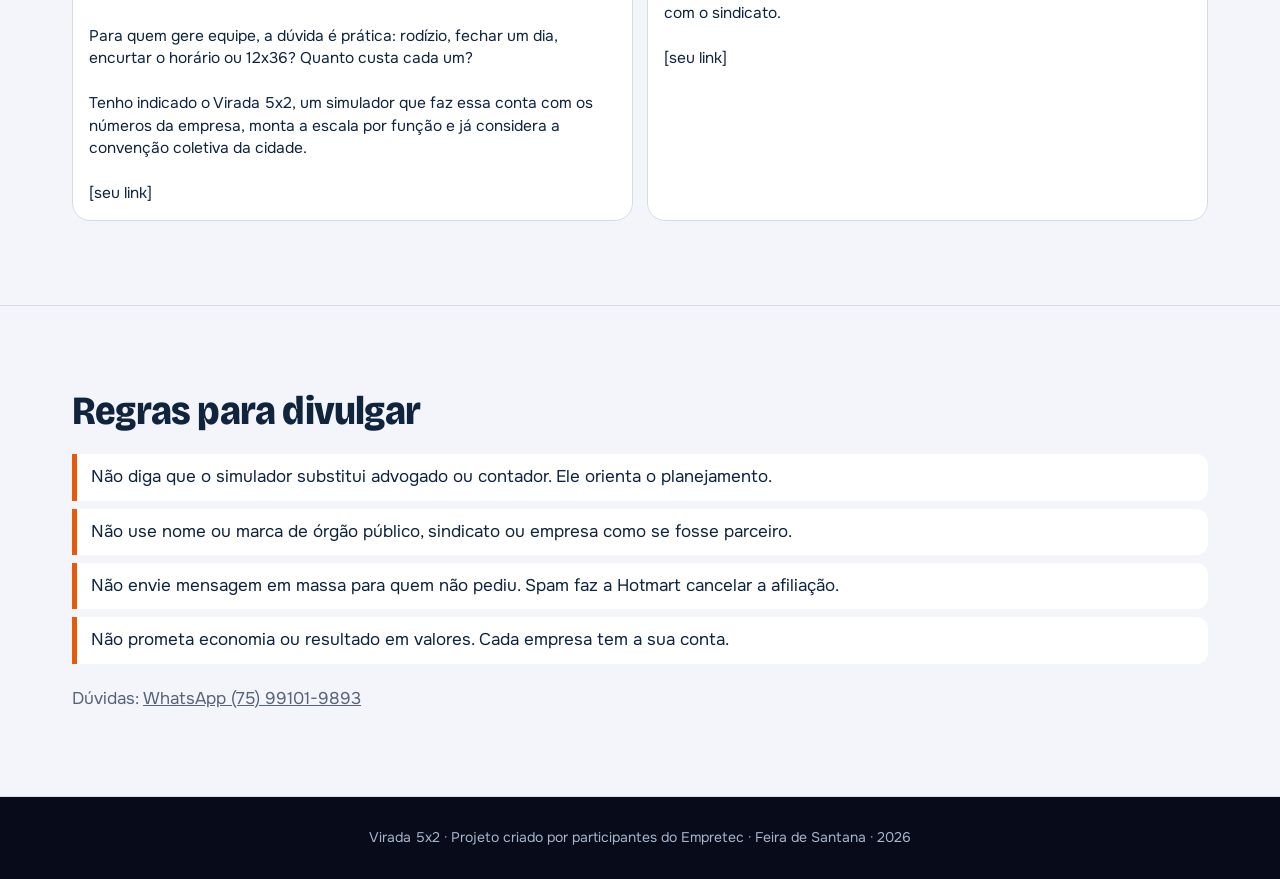
<file: afiliados/index.html>
<!DOCTYPE html>
<html lang="pt-BR">
<head>
<meta charset="utf-8">
<meta name="viewport" content="width=device-width, initial-scale=1">
<title>Seja afiliado · Virada 5x2</title>
<meta name="description" content="Divulgue o Virada 5x2 e ganhe 50% de comissão em cada venda. Artes e textos prontos para Instagram, WhatsApp e LinkedIn.">
<meta name="theme-color" content="#0B1524">
<meta property="og:title" content="Seja afiliado do Virada 5x2">
<meta property="og:description" content="50% de comissão em cada venda, afiliação em 1 clique e materiais prontos.">
<meta property="og:image" content="https://h3rcs.github.io/virada_5x2/afiliados/artes/virada5x2-feed-quadro.jpg">
<link rel="icon" href="data:image/svg+xml,%3Csvg xmlns='http://www.w3.org/2000/svg' viewBox='0 0 32 32'%3E%3Crect width='32' height='32' rx='9' fill='%2310243E'/%3E%3Cpath d='M5 22h22' stroke='%23FFD43B' stroke-width='2.4' stroke-linecap='round'/%3E%3Cpath d='M9 22a7 7 0 0 1 14 0' fill='%23E8590C'/%3E%3C/svg%3E">
<link rel="preconnect" href="https://fonts.googleapis.com">
<link rel="preconnect" href="https://fonts.gstatic.com" crossorigin>
<link href="https://fonts.googleapis.com/css2?family=Bricolage+Grotesque:opsz,wdth,wght@12..96,75..100,400..800&family=Onest:wght@400..700&display=swap" rel="stylesheet">
<link rel="stylesheet" href="../assets/site.css">
<style>
.af{background:radial-gradient(700px 420px at 95% 0,rgba(232,89,12,.22),transparent 70%),var(--papel)}
.af .wrap{display:flex;flex-direction:column;gap:22px}
.af-hero{background:linear-gradient(160deg,#0E2140 0,#10243E 55%,#1A2C4F 100%);color:#EEF2FA;padding:56px 0 48px;position:relative;overflow:hidden}
.af-hero::after{content:'';position:absolute;inset:0;background-image:radial-gradient(rgba(255,255,255,.06) 1px,transparent 1.2px);background-size:14px 14px;pointer-events:none}
.af-hero .wrap{position:relative;z-index:1}
.af-hero h1{font-family:var(--display);font-size:clamp(38px,7vw,64px);line-height:1;letter-spacing:-.03em;font-stretch:88%;max-width:16ch}
.af-hero p{font-size:18px;color:#C9D5EA;max-width:56ch}
.comissao{display:flex;align-items:flex-end;gap:14px;flex-wrap:wrap}
.comissao b{font-family:var(--display);font-size:clamp(72px,14vw,120px);line-height:.85;color:#FFD43B;letter-spacing:-.04em}
.comissao span{font-size:17px;color:#C9D5EA;padding-bottom:8px;max-width:26ch}
.bloco{padding:44px 0;border-bottom:1px solid var(--linha)}
.bloco h2{font-family:var(--display);font-size:clamp(28px,4.5vw,40px);line-height:1.05;letter-spacing:-.02em}
.bloco>.wrap>p{color:var(--suave);font-size:17px;max-width:60ch}
.passos3{display:grid;gap:12px;counter-reset:p}
@media (min-width:760px){.passos3{grid-template-columns:repeat(3,1fr)}}
.passos3 li{list-style:none;background:var(--cartao,#fff);border:1px solid var(--linha);border-radius:18px;padding:18px;display:flex;flex-direction:column;gap:6px;counter-increment:p}
.passos3 li::before{content:counter(p);width:36px;height:36px;border-radius:50%;background:#E8590C;color:#fff;font-family:var(--display);font-weight:800;display:grid;place-items:center}
.passos3 b{font-size:18px}.passos3 span{color:var(--suave);font-size:15.5px}
.publico{display:flex;flex-wrap:wrap;gap:8px}
.publico span{background:var(--cartao,#fff);border:1px solid var(--linha);border-radius:99px;padding:9px 16px;font-weight:700;font-size:15px}
.artes{display:grid;grid-template-columns:repeat(2,1fr);gap:14px}
@media (min-width:900px){.artes{grid-template-columns:repeat(4,1fr)}}
.arte{display:flex;flex-direction:column;gap:8px}
.arte img{width:100%;height:auto;border-radius:14px;box-shadow:0 14px 30px -18px rgba(16,36,62,.6);display:block}
.arte a{font-weight:800;font-size:15px;color:var(--azul,#1C4FA1)}
.arte small{color:var(--suave);font-size:13px}
.textos{display:grid;gap:14px}
@media (min-width:900px){.textos{grid-template-columns:1fr 1fr}}
.tx{background:var(--cartao,#fff);border:1px solid var(--linha);border-radius:18px;padding:16px;display:flex;flex-direction:column;gap:10px}
.tx-h{display:flex;justify-content:space-between;align-items:center;gap:10px}
.tx-h b{font-family:var(--display);font-size:20px}
.tx pre{white-space:pre-wrap;font:15.5px/1.45 var(--corpo);margin:0;color:var(--tinta)}
.copiar{border:0;border-radius:12px;padding:10px 16px;font:800 15px var(--display);background:#10243E;color:#fff;cursor:pointer}
.copiar.ok{background:#0B7A53}
.regras{display:flex;flex-direction:column;gap:8px;padding:0;margin:0}
.regras li{list-style:none;border-left:5px solid #E8590C;background:var(--cartao,#fff);border-radius:0 12px 12px 0;padding:10px 14px}
.dica{font-size:15px;background:#FFF7EC;border:1px solid #F6D9B8;border-radius:12px;padding:12px 14px;color:#5A3A12}
</style>
</head>
<body class="af">
<header class="topo">
  <div class="wrap">
    <a class="marca" href="../" aria-label="Virada 5x2, início">
      <svg viewBox="0 0 32 32" aria-hidden="true"><rect width="32" height="32" rx="9" fill="#10243E" stroke="rgba(255,255,255,.15)"/><path d="M5 22h22" stroke="#FFD43B" stroke-width="2.4" stroke-linecap="round"/><path d="M9 22a7 7 0 0 1 14 0" fill="#E8590C"/><path d="M16 8v3M8.5 11.5l2 2M23.5 11.5l-2 2" stroke="#FFD43B" stroke-width="2.2" stroke-linecap="round"/></svg>
      Virada&nbsp;<span>5x2</span>
    </a>
    <a class="bt" href="https://affiliate.hotmart.com/affiliate-recruiting/view/0375S108465099" target="_blank" rel="noopener">Quero ser afiliado</a>
  </div>
</header>

<main>
<section class="af-hero">
  <div class="wrap">
    <h1>Divulgue o Virada 5x2 e fique com metade de cada venda.</h1>
    <div class="comissao"><b>50%</b><span>de comissão por venda, paga pela Hotmart. O simulador custa R$ 42.</span></div>
    <p>Em 16/12/2026 a escala 6x1 acaba e toda empresa precisa dar duas folgas por semana. Muita gente ainda não sabe como montar a escala nova. O Virada 5x2 resolve isso em minutos, e você leva comissão em cada venda que vier do seu link.</p>
    <div><a class="bt" href="https://affiliate.hotmart.com/affiliate-recruiting/view/0375S108465099" target="_blank" rel="noopener">Afiliar-se em 1 clique na Hotmart</a></div>
  </div>
</section>

<section class="bloco">
  <div class="wrap">
    <h2>Como funciona</h2>
    <ol class="passos3" style="padding:0;margin:0">
      <li><b>Afilie-se</b><span>Entre pela página da Hotmart. A aprovação é automática.</span></li>
      <li><b>Pegue seu link</b><span>Na Hotmart, em Minhas afiliações, copie o seu link de divulgação.</span></li>
      <li><b>Divulgue</b><span>Use as artes e os textos abaixo. Troque [seu link] pelo seu link.</span></li>
    </ol>
  </div>
</section>

<section class="bloco">
  <div class="wrap">
    <h2>Quem mais compra</h2>
    <p>Donos de empresa que têm equipe trabalhando em 6x1. Quem já conversa com eles vende com mais facilidade.</p>
    <div class="publico"><span>Contadores</span><span>Consultores de RH</span><span>Advogados trabalhistas</span><span>Associações comerciais e CDLs</span><span>Perfis de empreendedorismo</span><span>Gestores de loja e supermercado</span><span>Professores de cursos de gestão</span></div>
  </div>
</section>

<section class="bloco">
  <div class="wrap">
    <h2>Artes prontas</h2>
    <p>Toque em baixar e poste do jeito que está.</p>
    <div class="artes">
      <div class="arte"><img src="artes/virada5x2-feed-quadro-mini.jpg" alt="Arte: Em 16/12 acaba a escala 6x1. Quem folga em cada dia na sua empresa?" width="540" height="675" loading="lazy"><a href="artes/virada5x2-feed-quadro.jpg" download>Baixar</a><small>Feed 1080 × 1350</small></div>
      <div class="arte"><img src="artes/virada5x2-feed-caminhos-mini.jpg" alt="Arte: 4 caminhos para sair da 6x1. Qual custa menos para você?" width="540" height="675" loading="lazy"><a href="artes/virada5x2-feed-caminhos.jpg" download>Baixar</a><small>Feed 1080 × 1350</small></div>
      <div class="arte"><img src="artes/virada5x2-story-mini.jpg" alt="Arte de story: 16/12, duas folgas por semana para todo mundo" width="540" height="960" loading="lazy"><a href="artes/virada5x2-story.jpg" download>Baixar</a><small>Story 1080 × 1920</small></div>
      <div class="arte"><img src="artes/virada5x2-quadrado-convencao-mini.jpg" alt="Arte: A convenção da sua cidade já entra na conta" width="540" height="540" loading="lazy"><a href="artes/virada5x2-quadrado-convencao.jpg" download>Baixar</a><small>Quadrado 1080 × 1080, bom para WhatsApp</small></div>
    </div>
  </div>
</section>

<section class="bloco">
  <div class="wrap">
    <h2>Textos prontos</h2>
    <p class="dica">Troque [seu link] pelo seu link de afiliado antes de enviar.</p>
    <div class="textos">
      <div class="tx"><div class="tx-h"><b>WhatsApp</b><button class="copiar" data-c="t1">Copiar</button></div><pre id="t1">Em 16/12 acaba a escala 6x1 e toda empresa vai ter que dar duas folgas por semana.

Se você tem equipe, já sabe quem vai folgar em cada dia? E quanto isso vai custar?

O Virada 5x2 monta a escala por função, com o nome de cada pessoa, compara 4 caminhos (rodízio, fechar um dia, uma hora a menos e 12x36) e já aplica a convenção da sua cidade.

Simula em poucos minutos, pelo celular: [seu link]</pre></div>
      <div class="tx"><div class="tx-h"><b>Legenda do Instagram</b><button class="copiar" data-c="t2">Copiar</button></div><pre id="t2">A escala 6x1 acaba em 16/12. 📅

Toda empresa vai precisar dar duas folgas por semana, com 42 horas de jornada. E a pergunta que todo dono de negócio está fazendo é: como eu monto isso sem deixar a loja descoberta?

O Virada 5x2 responde com os seus números:
✅ compara rodízio, fechar um dia, uma hora a menos e 12x36
✅ mostra o custo de cada caminho
✅ monta a escala com o nome de cada pessoa
✅ aplica a convenção da sua cidade

Link na bio para simular.

#escala5x2 #fimda6x1 #empreendedorismo #pequenasempresas #rh #gestaodepessoas</pre></div>
      <div class="tx"><div class="tx-h"><b>LinkedIn</b><button class="copiar" data-c="t3">Copiar</button></div><pre id="t3">Faltam poucas semanas para o fim da escala 6x1 (Emenda Constitucional 141/2026).

A partir de 16/12, a jornada cai para 42 horas e cada pessoa passa a ter duas folgas por semana. Sem acordo coletivo, vale a decisão do STF: até 8h24 por dia em cinco dias.

Para quem gere equipe, a dúvida é prática: rodízio, fechar um dia, encurtar o horário ou 12x36? Quanto custa cada um?

Tenho indicado o Virada 5x2, um simulador que faz essa conta com os números da empresa, monta a escala por função e já considera a convenção coletiva da cidade.

[seu link]</pre></div>
      <div class="tx"><div class="tx-h"><b>Para contadores enviarem aos clientes</b><button class="copiar" data-c="t4">Copiar</button></div><pre id="t4">Olá! Como você sabe, a escala 6x1 acaba em 16/12 e a sua empresa vai precisar dar duas folgas por semana para cada funcionário.

Para facilitar o planejamento, recomendo o Virada 5x2. Ele mostra o custo de cada caminho e monta a escala nova por função. Depois me envie o resumo que ele gera, para conferirmos juntos a folha e o acordo com o sindicato.

[seu link]</pre></div>
    </div>
  </div>
</section>

<section class="bloco">
  <div class="wrap">
    <h2>Regras para divulgar</h2>
    <ul class="regras">
      <li>Não diga que o simulador substitui advogado ou contador. Ele orienta o planejamento.</li>
      <li>Não use nome ou marca de órgão público, sindicato ou empresa como se fosse parceiro.</li>
      <li>Não envie mensagem em massa para quem não pediu. Spam faz a Hotmart cancelar a afiliação.</li>
      <li>Não prometa economia ou resultado em valores. Cada empresa tem a sua conta.</li>
    </ul>
    <p>Dúvidas: <a href="https://wa.me/5575991019893" target="_blank" rel="noopener">WhatsApp (75) 99101-9893</a></p>
  </div>
</section>
</main>

<footer class="rodape">
  <div class="wrap">
    <p>Virada 5x2 · Projeto criado por participantes do Empretec · Feira de Santana · 2026</p>
  </div>
</footer>
<script>
document.addEventListener('click',function(e){var b=e.target.closest('.copiar');if(!b)return;var t=document.getElementById(b.dataset.c).textContent;
  function ok(){b.textContent='Copiado';b.classList.add('ok');setTimeout(function(){b.textContent='Copiar';b.classList.remove('ok');},1800);}
  if(navigator.clipboard&&navigator.clipboard.writeText)navigator.clipboard.writeText(t).then(ok,function(){});
  else{var a=document.createElement('textarea');a.value=t;document.body.appendChild(a);a.select();try{document.execCommand('copy');ok();}catch(x){}a.remove();}});
</script>
</body>
</html>
</file>
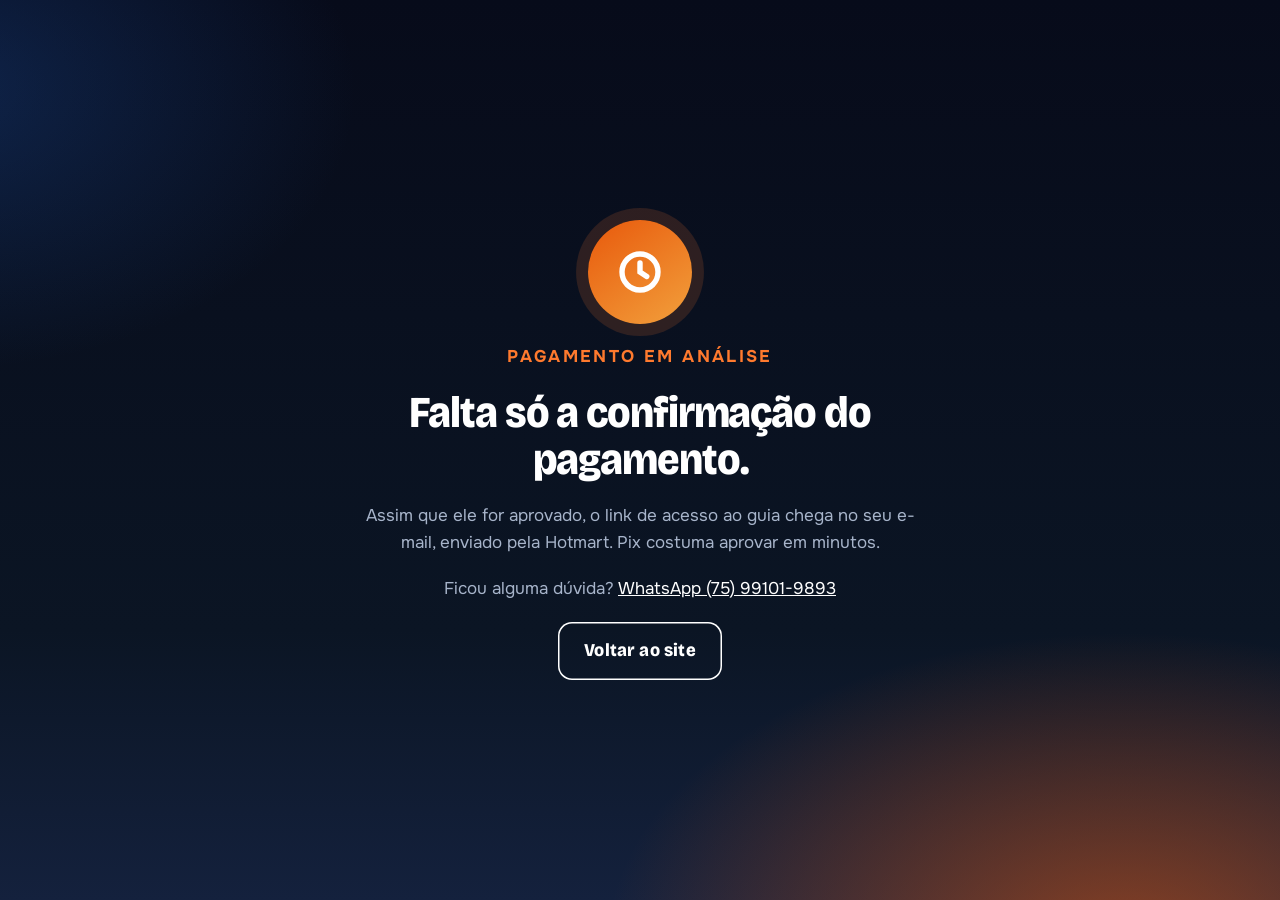
<file: aguardando/index.html>
<!DOCTYPE html>
<html lang="pt-BR">
<head>
<meta charset="utf-8">
<meta name="viewport" content="width=device-width, initial-scale=1, viewport-fit=cover">
<title>Pagamento em análise · Virada 5x2</title>
<meta name="robots" content="noindex">
<meta name="theme-color" content="#0B1524">
<link rel="preconnect" href="https://fonts.googleapis.com">
<link rel="preconnect" href="https://fonts.gstatic.com" crossorigin>
<link href="https://fonts.googleapis.com/css2?family=Bricolage+Grotesque:opsz,wdth,wght@12..96,75..100,400..800&family=Onest:wght@400..700&display=swap" rel="stylesheet">
<link rel="stylesheet" href="../assets/site.css">
<style>
.ok{min-height:100vh;display:flex;align-items:center;justify-content:center;padding:32px 20px}
.caixa{max-width:560px;width:100%;display:flex;flex-direction:column;align-items:center;text-align:center;gap:20px}
.relogio{width:104px;height:104px;border-radius:50%;background:linear-gradient(145deg,#E8590C,#F2A03C);display:flex;align-items:center;justify-content:center;box-shadow:0 0 0 12px rgba(255,122,46,.15)}
.relogio svg{width:54px;height:54px;fill:none;stroke:#fff;stroke-width:2.4;stroke-linecap:round}
.caixa h1{font-size:clamp(32px,6vw,44px);color:#fff}
.caixa p{font-size:17px;color:var(--noite-suave)}
</style>
</head>
<body>
<main class="escuro heroi ok">
  <div class="caixa">
    <div class="relogio" aria-hidden="true"><svg viewBox="0 0 24 24"><circle cx="12" cy="12" r="8"/><path d="M12 8v4l3 2"/></svg></div>
    <p class="sobre">Pagamento em análise</p>
    <h1>Falta só a confirmação do pagamento.</h1>
    <p>Assim que ele for aprovado, o link de acesso ao guia chega no seu e-mail, enviado pela Hotmart. Pix costuma aprovar em minutos.</p>
    <p>Ficou alguma dúvida? <a href="https://wa.me/5575991019893" target="_blank" rel="noopener" style="color:#fff">WhatsApp (75) 99101-9893</a></p>
    <a class="bt sec" href="../" style="color:#fff">Voltar ao site</a>
  </div>
</main>
</body>
</html>
</file>
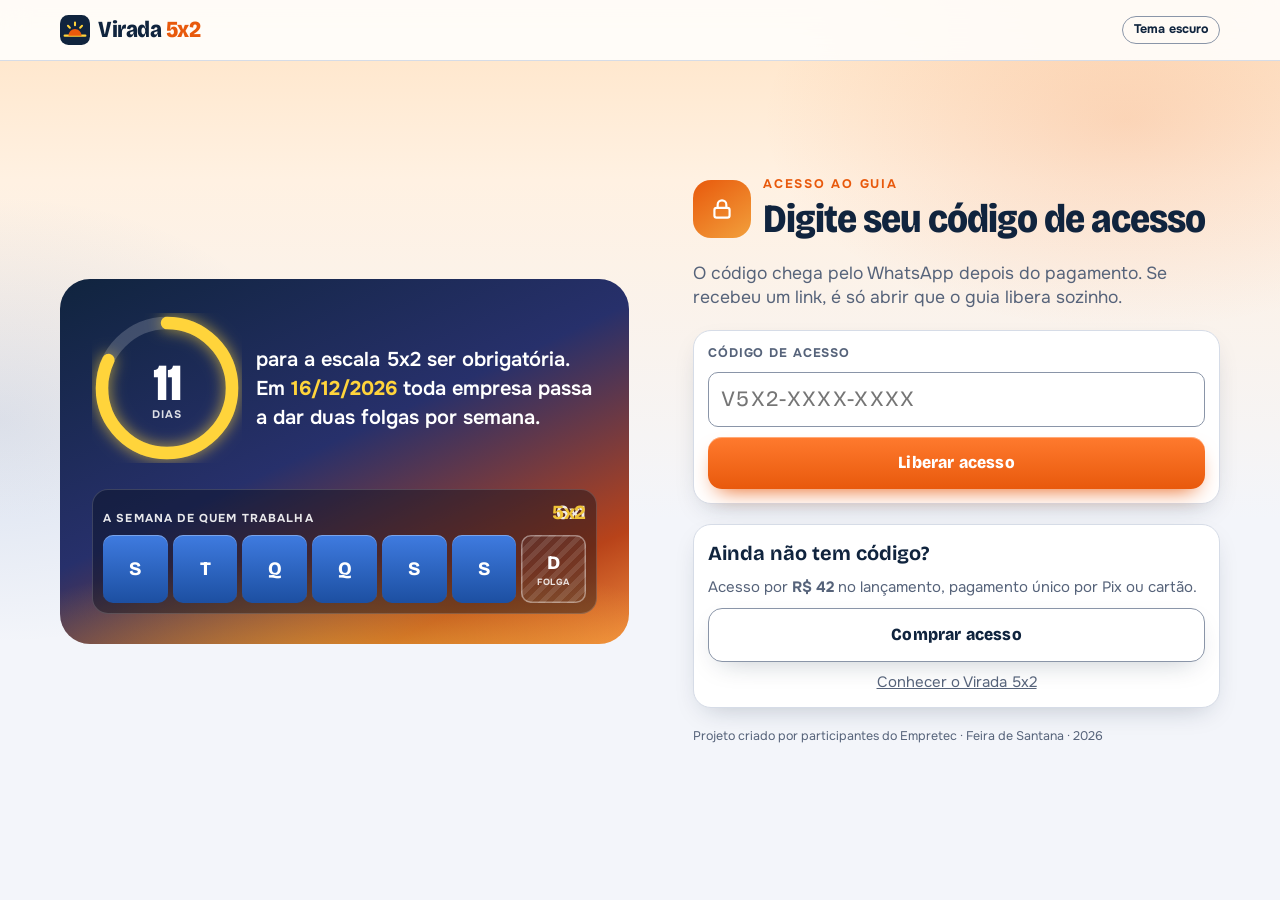
<file: app/index.html>
<!DOCTYPE html>
<html lang="pt-BR">
<head>
<meta charset="utf-8">
<meta name="viewport" content="width=device-width, initial-scale=1, viewport-fit=cover">
<title>Guia Virada 5x2</title>
<link rel="preconnect" href="https://fonts.googleapis.com">
<link rel="preconnect" href="https://fonts.gstatic.com" crossorigin>
<link href="https://fonts.googleapis.com/css2?family=Bricolage+Grotesque:opsz,wdth,wght@12..96,75..100,400..800&family=Onest:wght@400..700&display=swap" rel="stylesheet">
<style>
:root{
  /* Layout: coluna única de celular, um passo por tela, barra fixa embaixo com Voltar e Continuar. */
  --tinta:#10243E; --suave:#56637A; --papel:#F3F5FA; --cartao:#FFFFFF; --linha:#D6DCE7;
  --laranja:#E8590C; --verde:#0B7A53; --azul:#1C4FA1; --amarelo:#FFD43B; --alerta:#C4281C;
  --campo:#FFFFFF; --borda:#8A95A8; --topo:#10243E; --forte:#10243E; --forte-txt:#FFFFFF; --ok-bg:#D7F0E5; --fraco:#7A8AA3;
  --g1:#1C4FA1; --g2:#0B7A53; --g3:#7A3E9D; --g4:#B45309; --g5:#0E7490; --g6:#9D174D; --g7:#4D7C0F;
  --display:'Archivo','Arial Narrow',Arial,sans-serif; --corpo:'Archivo',system-ui,-apple-system,'Segoe UI',sans-serif;
  color-scheme:light;
}
@media (prefers-color-scheme:dark){:root:not([data-theme="light"]){
  --tinta:#E9EEF7; --suave:#A7B4CA; --papel:#0B1524; --cartao:#152238; --linha:#2B3C58;
  --laranja:#FF7A2E; --verde:#3FCB98; --azul:#78A6F5; --amarelo:#FFD43B; --alerta:#FF7466;
  --campo:#0F1B2E; --borda:#5F7191; --topo:#060D19; --forte:#E9EEF7; --forte-txt:#10243E; --ok-bg:#12382C; --fraco:#5F7191;
  --g1:#78A6F5; --g2:#3FCB98; --g3:#C39BE8; --g4:#F2A65A; --g5:#56C7DE; --g6:#F08BB4; --g7:#A5D36A;
  color-scheme:dark;}}
:root[data-theme="dark"]{
  --tinta:#E9EEF7; --suave:#A7B4CA; --papel:#0B1524; --cartao:#152238; --linha:#2B3C58;
  --laranja:#FF7A2E; --verde:#3FCB98; --azul:#78A6F5; --amarelo:#FFD43B; --alerta:#FF7466;
  --campo:#0F1B2E; --borda:#5F7191; --topo:#060D19; --forte:#E9EEF7; --forte-txt:#10243E; --ok-bg:#12382C; --fraco:#5F7191;
  --g1:#78A6F5; --g2:#3FCB98; --g3:#C39BE8; --g4:#F2A65A; --g5:#56C7DE; --g6:#F08BB4; --g7:#A5D36A;
  color-scheme:dark;
}
*{box-sizing:border-box}
html,body{margin:0;height:100%}
body{background:var(--papel);color:var(--tinta);font-family:var(--corpo);font-size:16px;line-height:1.4;-webkit-text-size-adjust:100%}
button,input,select{font:inherit;color:inherit}
button{cursor:pointer}
:focus-visible{outline:3px solid var(--amarelo);outline-offset:2px;box-shadow:0 0 0 5px var(--tinta)}
h1,h2,h3{font-family:var(--display);margin:0;line-height:1.08;letter-spacing:-.01em;text-wrap:balance}
p{margin:0}
.num{font-family:var(--display);font-weight:800;font-variant-numeric:tabular-nums;letter-spacing:-.02em}
#app{max-width:560px;margin:0 auto;padding:0 16px calc(96px + env(safe-area-inset-bottom));display:flex;flex-direction:column;gap:16px;min-height:100%}
header.topo{background:var(--topo);color:#fff;margin:0 -16px;padding:calc(14px + env(safe-area-inset-top)) 16px 12px;display:flex;flex-direction:column;gap:10px}
.marca{display:flex;justify-content:space-between;align-items:baseline;gap:8px}
.marca b{font-family:var(--display);font-weight:800;font-size:22px;letter-spacing:-.02em}
.marca b span{color:var(--laranja)}
.marca small{font-size:12.5px;color:#B9C6DA;font-weight:600}
.prog{display:flex;gap:5px}
.prog i{flex:1;height:5px;border-radius:9px;background:#3A506E}
.prog i.on{background:var(--laranja)}
h2{font-size:27px;font-weight:800}
h2 small{display:block;font-family:var(--corpo);font-size:12.5px;font-weight:700;letter-spacing:.12em;text-transform:uppercase;color:var(--laranja);margin-bottom:6px}
.sub{color:var(--suave);font-size:15px}
.cartao{background:var(--cartao);border:1px solid var(--linha);border-radius:14px;padding:14px;display:flex;flex-direction:column;gap:10px}
.cartao h3{font-size:18px;font-weight:800}
.rot{font-size:12.5px;font-weight:700;letter-spacing:.07em;text-transform:uppercase;color:var(--suave)}
input[type=text],input[type=number],select{width:100%;border:1.5px solid var(--borda);border-radius:10px;padding:11px 12px;background:var(--campo);font-size:16px;min-width:0}
.chips{display:flex;flex-wrap:wrap;gap:8px}
.chip{border:1.5px solid var(--borda);background:var(--campo);border-radius:99px;padding:9px 14px;font-weight:600;font-size:15px;line-height:1.1}
.chip[aria-pressed=true]{background:var(--forte);border-color:var(--forte);color:var(--forte-txt)}
.dias{display:grid;grid-template-columns:repeat(7,1fr);gap:5px}
.dia{border:1.5px solid var(--borda);background:var(--campo);border-radius:10px;padding:10px 0;font-weight:700;font-size:14px;text-align:center}
.dia[aria-pressed=true]{background:var(--forte);border-color:var(--forte);color:var(--forte-txt)}
.mov{display:grid;grid-template-columns:52px 1fr;gap:8px;align-items:center}
.mov b{font-family:var(--display);font-size:17px}
.seg{display:grid;grid-template-columns:repeat(3,1fr);border:1.5px solid var(--borda);border-radius:10px;overflow:hidden}
.seg button{border:0;background:var(--campo);padding:9px 4px;font-weight:600;font-size:14px;border-right:1px solid var(--linha)}
.seg button:last-child{border-right:0}
.seg button[aria-pressed=true]{background:var(--forte);color:var(--forte-txt)}
.seg.m button[data-v="1"][aria-pressed=true]{background:var(--fraco);color:#fff}
.seg.m button[data-v="3"][aria-pressed=true]{background:var(--laranja);color:#fff}
.fnl{display:flex;flex-direction:column;gap:10px}
.fnr{border:1px solid var(--linha);border-radius:12px;padding:10px;display:flex;flex-direction:column;gap:8px;background:var(--campo)}
.fnr .l1{display:flex;gap:8px;align-items:center}
.fnr .l2{display:grid;grid-template-columns:1fr 1fr;gap:10px}
.st{display:flex;flex-direction:column;gap:3px}
.st span{font-size:12px;font-weight:700;color:var(--suave);text-transform:uppercase;letter-spacing:.05em}
.stp{display:flex;align-items:center;gap:6px}
.stp b{font-family:var(--display);font-weight:800;font-size:26px;min-width:38px;text-align:center;font-variant-numeric:tabular-nums}
.rb{width:40px;height:40px;border-radius:10px;border:1.5px solid var(--borda);background:var(--campo);font-weight:800;font-size:20px;line-height:1;display:inline-flex;align-items:center;justify-content:center;padding:0;flex:none}
.rb:disabled{opacity:.3}
.rb.x{width:36px;height:36px;border-color:var(--linha);color:var(--suave);font-size:18px}
.bt{border:0;background:var(--laranja);color:#fff;font-weight:800;border-radius:12px;padding:14px 18px;font-size:16px;text-align:center;text-decoration:none;display:inline-block}
.bt.sec{background:var(--campo);color:var(--tinta);border:1.5px solid var(--borda)}
.bt.esc{background:var(--forte);color:var(--forte-txt)}
.bt:disabled{opacity:.4}
.barra{position:fixed;left:0;right:0;bottom:0;background:var(--cartao);border-top:1px solid var(--linha);padding:10px 16px calc(10px + env(safe-area-inset-bottom));z-index:5}
.barra .in{max-width:560px;margin:0 auto;display:grid;grid-template-columns:auto 1fr;gap:10px}
.barra.um .in{grid-template-columns:1fr}
.erro{color:var(--alerta);font-weight:700;font-size:14px}
.erro:empty{display:none}
/* início */
.heroi{background:var(--laranja);color:#fff;border-radius:16px;padding:18px;display:flex;flex-direction:column;gap:6px}
.heroi .num{font-size:64px;line-height:.95}
.heroi p{font-weight:600}
.lista{display:flex;flex-direction:column;gap:10px;padding:0;margin:0;list-style:none}
.lista li{display:grid;grid-template-columns:34px 1fr;gap:10px;align-items:start}
.lista li b.n{font-family:var(--display);font-weight:800;font-size:18px;width:34px;height:34px;border-radius:50%;background:var(--forte);color:var(--forte-txt);display:flex;align-items:center;justify-content:center}
/* resultado */
.tiles{display:grid;grid-template-columns:1fr 1fr;gap:10px}
.tile{background:var(--cartao);border:1px solid var(--linha);border-top:6px solid var(--tinta);border-radius:12px;padding:10px 12px;display:flex;flex-direction:column;gap:2px}
.tile .v{font-family:var(--display);font-weight:800;font-size:38px;line-height:1;letter-spacing:-.02em}
.tile .d{font-size:13px;color:var(--suave)}
.tile.o{border-top-color:var(--laranja)} .tile.o .v{color:var(--laranja)}
.tile.v2{border-top-color:var(--verde)} .tile.v2 .v{color:var(--verde)}
.tile.a{border-top-color:var(--amarelo)}
.tile.r{border-top-color:var(--alerta)} .tile.r .v{color:var(--alerta)}
.tile.larga{grid-column:1/-1}
.abas{position:sticky;top:0;z-index:4;background:var(--papel);margin:0 -16px;padding:8px 16px;display:flex;gap:6px;overflow-x:auto;border-bottom:1px solid var(--linha)}
.abas button{flex:none;border:1px solid var(--linha);background:var(--campo);border-radius:99px;padding:7px 13px;font-weight:700;font-size:14px}
section{display:flex;flex-direction:column;gap:12px;scroll-margin-top:56px}
.semana{display:grid;grid-template-columns:repeat(7,1fr);gap:4px;align-items:end}
.col{display:flex;flex-direction:column;align-items:center;gap:3px}
.col .b{width:100%;border-radius:6px 6px 0 0;background:var(--azul);min-height:3px}
.col.fraco .b{background:var(--fraco)} .col.forte .b{background:var(--laranja)}
.col.fech .b{background:repeating-linear-gradient(135deg,var(--campo) 0 5px,var(--linha) 5px 7px);border:1px dashed var(--borda);height:36px}
.col .q{font-family:var(--display);font-weight:800;font-size:17px;line-height:1}
.col .d{font-size:12px;font-weight:700;color:var(--suave);text-transform:uppercase}
.col .p{font-size:11px;color:var(--suave)}
.barras{height:110px;display:flex;align-items:flex-end;width:100%}
.fn{background:var(--cartao);border:1px solid var(--linha);border-radius:14px;padding:12px;display:flex;flex-direction:column;gap:8px}
.fn.al{border-color:var(--alerta);box-shadow:inset 5px 0 0 var(--alerta)}
.fh{display:flex;justify-content:space-between;gap:8px;align-items:baseline}
.fh b{font-size:17px;font-weight:800;font-family:var(--display)}
.fh span{font-size:13px;color:var(--suave);font-weight:600;white-space:nowrap}
.raia{border-radius:9px;padding:6px 9px;background:var(--papel);display:grid;grid-template-columns:1fr auto;gap:2px 8px;align-items:center}
.raia .t{font-size:12.5px;font-weight:700}
.raia .t small{display:block;font-weight:500;color:var(--suave);font-size:12px}
.raia .c{font-family:var(--display);font-weight:800;font-size:22px}
.pws{grid-column:1/-1;display:flex;flex-wrap:wrap;gap:2px}
.pw{width:12px;height:16px;flex:none}
.pw.vg{fill:var(--amarelo);stroke:var(--tinta);stroke-width:1.2}
.pil{align-self:flex-start;border-radius:99px;padding:4px 11px;font-weight:700;font-size:13px}
.pil.ok{background:var(--ok-bg);color:var(--verde)} .pil.vg{background:var(--amarelo);color:#10243E} .pil.ru{background:var(--alerta);color:#fff}
.comp{display:flex;flex-direction:column;gap:8px}
.cb{display:grid;grid-template-columns:1fr;gap:3px}
.cb .l{display:flex;justify-content:space-between;font-weight:700;font-size:14px;gap:8px}
.cb .t{height:16px;border-radius:5px;background:var(--papel);overflow:hidden}
.cb .t i{display:block;height:100%;border-radius:5px;background:var(--azul)}
.cb.he .t i{background:var(--laranja)} .cb.re .t i{background:var(--verde)}
.lei{display:flex;flex-direction:column;gap:8px;padding:0;margin:0;list-style:none}
.lei li{border-left:5px solid var(--azul);background:var(--cartao);border-radius:0 10px 10px 0;padding:9px 12px;font-size:15px}
.lei li.at{border-left-color:var(--laranja)} .lei li.ru{border-left-color:var(--alerta)}
.lei li b{display:block}
.plano{display:flex;flex-direction:column;gap:0;border:1px solid var(--linha);border-radius:14px;background:var(--cartao);overflow:hidden}
.plano label{display:grid;grid-template-columns:26px 62px 1fr;gap:8px;align-items:start;padding:11px 12px;border-bottom:1px solid var(--linha);font-size:15px}
.plano label:last-child{border-bottom:0}
.plano input{width:22px;height:22px;accent-color:var(--verde);margin:0}
.plano .dt{font-family:var(--display);font-weight:800;color:var(--laranja)}
.plano input:checked~span{color:var(--suave);text-decoration:line-through}
.aviso{font-size:13.5px;color:var(--suave);border-left:4px solid var(--amarelo);padding-left:10px}
.fontes{font-size:12.5px;color:var(--suave);display:flex;flex-direction:column;gap:4px;overflow-wrap:anywhere}
.fontes a{color:var(--azul)}
textarea{width:100%;min-height:150px;border:1.5px solid var(--borda);border-radius:10px;padding:10px;font:inherit;font-size:14px}
.acoes{display:flex;flex-direction:column;gap:8px}
@media (min-width:480px){.tiles{grid-template-columns:repeat(3,1fr)}}

/* comparador de caminhos */
.tema{border:1px solid #5C6F8A;background:transparent;color:#fff;border-radius:99px;padding:4px 11px;font-size:12.5px;font-weight:700}
.marca .dir{display:flex;gap:10px;align-items:center}
.ests{display:flex;flex-direction:column;gap:10px}
.est{text-align:left;border:1.5px solid var(--linha);background:var(--cartao);border-radius:14px;padding:12px;display:flex;flex-direction:column;gap:8px;width:100%}
.est[aria-pressed=true]{border-color:var(--laranja);box-shadow:inset 0 0 0 1.5px var(--laranja)}
.est.fora{opacity:.72}
.est .en{display:flex;justify-content:space-between;gap:8px;align-items:baseline;font-family:var(--display);font-weight:800;font-size:18px;line-height:1.15}
.selo{flex:none;font-family:var(--corpo);font-size:11.5px;font-weight:700;border-radius:99px;padding:3px 9px;background:var(--verde);color:#fff;white-space:nowrap}
.selo.e{background:var(--laranja)}
.est .ed{font-size:14px;color:var(--suave)}
.eg{display:grid;grid-template-columns:repeat(3,1fr);gap:6px}
.eg span{background:var(--papel);border-radius:8px;padding:6px 8px;display:flex;flex-direction:column;font-size:11.5px;font-weight:700;color:var(--suave);text-transform:uppercase;letter-spacing:.03em}
.eg b{font-family:var(--display);font-weight:800;font-size:17px;color:var(--tinta);text-transform:none;letter-spacing:-.01em}
.er{display:flex;justify-content:space-between;align-items:baseline;gap:8px;border-top:1px solid var(--linha);padding-top:8px;font-weight:700}
.er b{font-family:var(--display);font-weight:800;font-size:22px;white-space:nowrap}
.er b.neg{color:var(--alerta)} .er b.pos{color:var(--verde)}
.est .av{font-size:13px;color:var(--suave);border-left:4px solid var(--amarelo);padding-left:8px}
.sl{display:flex;flex-direction:column;gap:2px}
.sl .l{display:flex;justify-content:space-between;font-weight:700;font-size:14px;gap:8px}
.sl input[type=range]{width:100%;accent-color:var(--laranja);height:30px}
.credito{font-size:12.5px;color:var(--suave);text-align:center}

/* ===== visual: a virada do dia (amanhecer no claro, noite com estrelas no escuro) ===== */
:root{--display:'Bricolage Grotesque','Arial Narrow',Arial,sans-serif;--corpo:'Onest',system-ui,-apple-system,'Segoe UI',sans-serif;
  --ceu:linear-gradient(180deg,#FFE3C4 0,#FFF1E2 180px,#F3F5FA 520px);--brilho1:rgba(232,89,12,.16);--brilho2:rgba(28,79,161,.12);
  --sombra:0 1px 0 rgba(255,255,255,.9) inset,0 10px 28px -12px rgba(16,36,62,.28);--vidro:rgba(255,255,255,.86);--heroi:linear-gradient(155deg,#10243E 0,#27306B 46%,#B8431A 82%,#F08A3C 100%);--neon:0 0 0 rgba(0,0,0,0)}
@media (prefers-color-scheme:dark){:root:not([data-theme="light"]){--ceu:linear-gradient(180deg,#070B1A 0,#0B1524 420px);--brilho1:rgba(255,122,46,.20);--brilho2:rgba(120,166,245,.20);--sombra:0 1px 0 rgba(255,255,255,.06) inset,0 14px 34px -14px rgba(0,0,0,.8);--vidro:rgba(13,22,40,.82);--heroi:linear-gradient(155deg,#0A1022 0,#1B1F52 46%,#7A2E12 84%,#E8590C 100%);--neon:0 0 22px -4px}}
:root[data-theme="dark"]{--ceu:linear-gradient(180deg,#070B1A 0,#0B1524 420px);--brilho1:rgba(255,122,46,.20);--brilho2:rgba(120,166,245,.20);--sombra:0 1px 0 rgba(255,255,255,.06) inset,0 14px 34px -14px rgba(0,0,0,.8);--vidro:rgba(13,22,40,.82);--heroi:linear-gradient(155deg,#0A1022 0,#1B1F52 46%,#7A2E12 84%,#E8590C 100%);--neon:0 0 22px -4px}
body{background:var(--papel);background-image:radial-gradient(520px 300px at 88% 120px,var(--brilho1),transparent 70%),radial-gradient(460px 320px at 0 420px,var(--brilho2),transparent 70%),var(--ceu);background-attachment:fixed;background-repeat:no-repeat}
#app,.barra{position:relative;z-index:1}
.barra{position:fixed;background:var(--vidro);-webkit-backdrop-filter:blur(14px);backdrop-filter:blur(14px)}
h2{font-size:29px;font-weight:800;letter-spacing:-.025em;font-stretch:88%}
h2 small{font-family:var(--corpo);letter-spacing:.14em}
.tit{display:grid;grid-template-columns:auto 1fr;gap:12px;align-items:center}
.ic{width:48px;height:48px;border-radius:15px;display:inline-flex;align-items:center;justify-content:center;flex:none;background:linear-gradient(145deg,var(--laranja),#F2A03C);color:#fff;box-shadow:0 8px 18px -8px var(--laranja),var(--neon) var(--laranja)}
.ic svg{width:26px;height:26px;fill:none;stroke:currentColor;stroke-width:2;stroke-linecap:round;stroke-linejoin:round}
.ic.az{background:linear-gradient(145deg,#1C4FA1,#4D86E0);box-shadow:0 8px 18px -8px #1C4FA1,var(--neon) #4D86E0}
.ic.vd{background:linear-gradient(145deg,#0B7A53,#35C08E);box-shadow:0 8px 18px -8px #0B7A53,var(--neon) #35C08E}
.ic.rx{background:linear-gradient(145deg,#5B2E91,#9A6AD6);box-shadow:0 8px 18px -8px #5B2E91,var(--neon) #9A6AD6}
.ic.p{width:38px;height:38px;border-radius:12px}.ic.p svg{width:21px;height:21px}
header.topo{background:linear-gradient(180deg,var(--topo),rgba(16,36,62,.0));background-color:transparent;padding-bottom:6px;color:var(--tinta)}
header.topo{background:var(--vidro);-webkit-backdrop-filter:blur(14px);backdrop-filter:blur(14px);border-bottom:1px solid var(--linha);position:sticky;top:0;z-index:6}
.marca b{color:var(--tinta);display:inline-flex;align-items:center;gap:8px;font-stretch:88%;font-size:23px}
.marca b svg{width:30px;height:30px;flex:none}
.marca small{color:var(--suave)}
.tema{border-color:var(--borda);color:var(--tinta)}
.etapas{display:grid;grid-template-columns:repeat(5,1fr);margin:0;padding:0;list-style:none;position:relative}
.etapas li{display:flex;flex-direction:column;align-items:center;gap:3px;font-size:10.5px;font-weight:700;color:var(--suave);text-transform:uppercase;letter-spacing:.04em;position:relative}
.etapas li::before{content:'';position:absolute;top:11px;right:50%;width:100%;height:3px;background:var(--linha);z-index:0}
.etapas li:first-child::before{display:none}
.etapas li.feito::before,.etapas li.aqui::before{background:var(--laranja)}
.etapas i{position:relative;z-index:1;width:24px;height:24px;border-radius:50%;background:var(--cartao);border:2.5px solid var(--linha);display:flex;align-items:center;justify-content:center;font-style:normal;font-family:var(--display);font-weight:800;font-size:12.5px;color:var(--suave)}
.etapas li.feito i{background:var(--laranja);border-color:var(--laranja);color:#fff}
.etapas li.aqui i{border-color:var(--laranja);color:var(--laranja);box-shadow:0 0 0 4px var(--brilho1)}
.etapas li.aqui{color:var(--tinta)}
.cartao,.fn,.fnr,.tile,.est,.plano,.eq{box-shadow:var(--sombra)}
.cartao,.fn,.est{border-radius:18px}
.tile{border-top-width:0;position:relative;overflow:hidden;padding-top:16px}
.tile::before{content:'';position:absolute;left:0;right:0;top:0;height:6px;background:linear-gradient(90deg,var(--tinta),var(--suave))}
.tile.o::before{background:linear-gradient(90deg,var(--laranja),#F2A03C)}.tile.v2::before{background:linear-gradient(90deg,var(--verde),#35C08E)}.tile.a::before{background:linear-gradient(90deg,#F2A03C,var(--amarelo))}.tile.r::before{background:linear-gradient(90deg,var(--alerta),#F2A03C)}
.tile .v{font-stretch:85%}
.bt{background:linear-gradient(180deg,#FF7A2E,#E8590C);box-shadow:0 10px 22px -10px #E8590C,0 1px 0 rgba(255,255,255,.35) inset;border-radius:14px;transition:transform .12s ease,box-shadow .12s ease;font-family:var(--display);font-stretch:92%;letter-spacing:.01em;font-size:17px}
.bt:active{transform:translateY(2px) scale(.985);box-shadow:0 4px 10px -6px #E8590C}
.bt.sec,.bt.esc{box-shadow:var(--sombra)}
.chip,.dia,.rb{transition:transform .1s ease,background .15s ease,border-color .15s ease}
.chip:active,.dia:active,.rb:active{transform:scale(.94)}
.chip[aria-pressed=true],.dia[aria-pressed=true]{box-shadow:0 8px 16px -10px var(--forte)}
.rot{display:flex;align-items:center;gap:7px}
/* herói */
.heroi{background:var(--heroi);border-radius:24px;padding:20px 18px 18px;gap:14px;position:relative;overflow:hidden;box-shadow:0 22px 40px -22px #B8431A,var(--neon) rgba(255,122,46,.5)}
.heroi::after{content:'';position:absolute;left:-20%;right:-20%;bottom:-150px;height:240px;border-radius:50%;background:radial-gradient(closest-side,rgba(255,212,59,.55),rgba(255,122,46,.0));pointer-events:none}
.h-top{display:grid;grid-template-columns:auto 1fr;gap:14px;align-items:center;position:relative;z-index:1}
.anel{width:118px;height:118px;position:relative;flex:none}
.anel svg{width:100%;height:100%;transform:rotate(-90deg)}
.anel circle{fill:none;stroke-width:10;stroke-linecap:round}
.anel .tr{stroke:rgba(255,255,255,.18)}.anel .pg{stroke:#FFD43B;filter:drop-shadow(0 0 6px rgba(255,212,59,.7))}
.anel .c{position:absolute;inset:0;display:flex;flex-direction:column;align-items:center;justify-content:center;line-height:1}
.anel .c b{font-family:var(--display);font-weight:800;font-size:40px;letter-spacing:-.03em;font-stretch:85%}
.anel .c span{font-size:11px;font-weight:700;letter-spacing:.1em;text-transform:uppercase;opacity:.85}
.heroi p{font-weight:600;font-size:15.5px;line-height:1.35}
.heroi p b{color:#FFD43B}
.tira{position:relative;z-index:1;background:rgba(6,13,25,.42);border:1px solid rgba(255,255,255,.16);border-radius:16px;padding:10px;display:flex;flex-direction:column;gap:8px}
.tira .cab{display:flex;justify-content:space-between;align-items:baseline;font-size:11.5px;font-weight:700;letter-spacing:.1em;text-transform:uppercase;opacity:.9}
.tira .cab .esc{position:relative;width:54px;height:22px;font-family:var(--display);font-size:20px;letter-spacing:-.02em;text-transform:none}
.tira .cab .esc span{position:absolute;right:0;top:-2px}
.sete{display:grid;grid-template-columns:repeat(7,1fr);gap:5px}
.sete div{aspect-ratio:1/1.05;border-radius:10px;display:flex;flex-direction:column;align-items:center;justify-content:center;font-family:var(--display);font-weight:800;font-size:15px;position:relative;overflow:hidden;background:linear-gradient(180deg,#3F7BE0,#1C4FA1);box-shadow:0 1px 0 rgba(255,255,255,.3) inset}
.sete div small{font-family:var(--corpo);font-size:9px;font-weight:700;letter-spacing:.06em;text-transform:uppercase;opacity:.85}
.sete .f,.sete .v i{background:repeating-linear-gradient(135deg,rgba(255,255,255,.14) 0 5px,rgba(255,255,255,.04) 5px 10px);box-shadow:0 0 0 1.5px rgba(255,255,255,.4) inset}
.sete .v i{position:absolute;inset:0;border-radius:10px;display:flex;flex-direction:column;align-items:center;justify-content:center;font-style:normal;background-color:#B8431A;opacity:0}
.sete .v i small{color:#FFD43B;opacity:1}
@keyframes vira{0%,38%{opacity:0;transform:rotateX(90deg)}50%,88%{opacity:1;transform:rotateX(0)}100%{opacity:0;transform:rotateX(-90deg)}}
@keyframes some{0%,38%{opacity:1}50%,88%{opacity:0}100%{opacity:1}}
@keyframes vem{0%,38%{opacity:0}50%,88%{opacity:1}100%{opacity:0}}
.sete .v i{animation:vira 5.5s ease-in-out infinite}
.tira .esc .de{animation:some 5.5s ease-in-out infinite}.tira .esc .para{animation:vem 5.5s ease-in-out infinite;color:#FFD43B}
.lista li b.n{background:linear-gradient(145deg,var(--laranja),#F2A03C);color:#fff;box-shadow:0 6px 14px -8px var(--laranja)}
/* caminhos */
.est{position:relative;padding-left:16px;overflow:hidden}
.est::before{content:'';position:absolute;left:0;top:0;bottom:0;width:6px;background:var(--cor,var(--linha))}
.est[aria-pressed=true]{box-shadow:inset 0 0 0 1.5px var(--laranja),0 16px 30px -18px var(--laranja),var(--neon) var(--laranja)}
.est .en{align-items:center}
.est .en>span:first-child{display:flex;align-items:center;gap:10px}
.eg span{border:1px solid var(--linha)}
.raia{border:1px solid var(--linha)}
.pw{filter:drop-shadow(0 1px 0 rgba(0,0,0,.12))}
.col .b{border-radius:8px 8px 3px 3px;background:linear-gradient(180deg,#4D86E0,var(--azul));transform-origin:bottom}
.col.fraco .b{background:linear-gradient(180deg,#9AA8BE,var(--fraco))}.col.forte .b{background:linear-gradient(180deg,#FFA25E,var(--laranja))}
.abas{background:var(--vidro);-webkit-backdrop-filter:blur(14px);backdrop-filter:blur(14px);top:var(--topoh,0px)}
.abas button{box-shadow:var(--sombra)}
.plano{border-radius:18px;position:relative}
.plano label{grid-template-columns:26px 64px 1fr}
.plano .dt{background:var(--papel);border-radius:8px;padding:1px 6px;text-align:center;align-self:start}
.lei li{box-shadow:var(--sombra);border-radius:4px 14px 14px 4px}
.cb .t{height:18px;border-radius:9px}.cb .t i{border-radius:9px;background:linear-gradient(90deg,var(--azul),#4D86E0)}
.cb.he .t i{background:linear-gradient(90deg,var(--laranja),#F2A03C)}.cb.re .t i{background:linear-gradient(90deg,var(--verde),#35C08E)}
.sl input[type=range]{height:34px}
/* entrada de tela: um único momento orquestrado */
@keyframes sobe{from{opacity:0;transform:translateY(14px)}to{opacity:1;transform:none}}
@keyframes cresce{from{transform:scaleY(.05)}to{transform:scaleY(1)}}
@keyframes pop{from{opacity:0;transform:scale(.3)}to{opacity:1;transform:none}}
#app.entra .anim>*{animation:sobe .45s cubic-bezier(.2,.8,.2,1) both}
#app.entra .anim>*:nth-child(2){animation-delay:.04s}#app.entra .anim>*:nth-child(3){animation-delay:.09s}#app.entra .anim>*:nth-child(4){animation-delay:.14s}#app.entra .anim>*:nth-child(5){animation-delay:.19s}#app.entra .anim>*:nth-child(n+6){animation-delay:.24s}
#app.entra .col .b{animation:cresce .7s cubic-bezier(.2,.8,.2,1) .25s both}
#app.entra .tiles .tile{animation:pop .4s cubic-bezier(.2,1.2,.3,1) both}
#app.entra .tiles .tile:nth-child(2){animation-delay:.07s}#app.entra .tiles .tile:nth-child(3){animation-delay:.14s}#app.entra .tiles .tile:nth-child(4){animation-delay:.21s}
@media (prefers-reduced-motion:reduce){#app.entra .anim>*,#app.entra .col .b,#app.entra .tiles .tile{animation:none}.sete .v i{animation:none;opacity:1}.tira .esc .de{animation:none;opacity:0}.tira .esc .para{animation:none;opacity:1}.bt,.chip,.dia,.rb{transition:none}}
section{scroll-margin-top:calc(var(--topoh,56px) + 62px)}

/* ---------- estrutura das telas ---------- */
.tela,.lado,.corpo,.ini-a,.ini-b{display:flex;flex-direction:column;gap:16px;min-width:0}
.cta-pc{display:none}
.fns{display:flex;flex-direction:column;gap:10px}
/* ---------- computador ---------- */
@media (min-width:1000px){
  html{overflow-x:clip}
  #app{max-width:1240px;padding:0 40px calc(120px + env(safe-area-inset-bottom));gap:36px}
  header.topo{margin:0 calc(50% - 50vw);padding:14px calc(50vw - 50%);display:grid;grid-template-columns:auto minmax(0,1fr) auto;align-items:center;column-gap:40px}
  header.topo .marca{display:contents}
  header.topo .marca>b{grid-column:1;grid-row:1}
  header.topo .marca>.dir{grid-column:3;grid-row:1}
  header.topo .etapas{grid-column:2;grid-row:1;width:100%;max-width:640px;justify-self:center}
  .etapas li{font-size:11.5px}
  .barra{background:var(--vidro);-webkit-backdrop-filter:blur(14px);backdrop-filter:blur(14px)}
  .barra .in{max-width:1160px;display:flex;justify-content:flex-end;gap:12px}
  .barra .bt{width:auto;min-width:210px;padding-left:28px;padding-right:28px}
  .barra.um{display:none}
  #app:has(.t0){padding-bottom:48px}
  /* início */
  .t0{display:grid;grid-template-columns:minmax(0,1.08fr) minmax(0,1fr);gap:64px;align-items:center;min-height:calc(100vh - var(--topoh,70px) - 110px)}
  .t0 .heroi{padding:34px 32px 30px;border-radius:30px;gap:26px}
  .t0 .heroi .anel{width:150px;height:150px}
  .t0 .heroi .anel .c b{font-size:52px}
  .t0 .heroi .h-top p{font-size:20px;line-height:1.45}
  .t0 .sete div{font-size:19px}
  .t0 .ini-b{gap:20px}
  .t0 .ini-b .tit h2{font-size:40px;line-height:1.08}
  .t0 .ini-b .tit .ic{width:58px;height:58px;border-radius:18px}
  .t0 .ini-b>.sub{font-size:17.5px}
  .t0 .lista li{font-size:16.5px}
  .t0 .credito{text-align:left}
  .cta-pc{display:flex;align-self:flex-start;min-width:280px;font-size:18px;padding:16px 32px}
  /* passos e resultado: coluna lateral fixa + conteúdo */
  .tela:not(.t0){display:grid;grid-template-columns:340px minmax(0,1fr);gap:56px;align-items:start}
  .t5{grid-template-columns:380px minmax(0,1fr)}
  .lado{position:sticky;top:calc(var(--topoh,70px) + 28px);gap:18px}
  .lado .tit{grid-template-columns:1fr;gap:16px}
  .lado .tit .ic{width:58px;height:58px;border-radius:18px}
  .lado .tit h2{font-size:34px;line-height:1.1}
  .lado>.sub{font-size:16.5px}
  .corpo{max-width:820px;gap:20px}
  .t5 .corpo{max-width:none;gap:40px}
  .corpo .cartao{padding:20px 22px}
  .lado .tiles{grid-template-columns:1fr 1fr}
  .lado .abas{position:static;margin:0;padding:0;background:none;border:0;-webkit-backdrop-filter:none;backdrop-filter:none;flex-direction:column;gap:6px;overflow:visible}
  .lado .abas button{text-align:left;border-radius:12px;padding:11px 16px;font-size:15px;box-shadow:none}
  .lado .abas button:hover{border-color:var(--laranja);color:var(--laranja)}
  .t5 section{scroll-margin-top:calc(var(--topoh,70px) + 24px);display:flex;flex-direction:column;gap:16px}
  .t5 .ests{display:grid;grid-template-columns:1fr 1fr;gap:14px}
  .lado .tile .v{font-size:clamp(22px,2.3vw,34px);white-space:nowrap}
  .t5 .lado{max-height:calc(100vh - var(--topoh,70px) - 130px);overflow-y:auto;padding:6px;margin:-6px;scrollbar-width:thin}
  .t5 .lado .tit h2{font-size:28px}
  .lado .abas{display:grid;grid-template-columns:1fr 1fr}
  .bt,.chip,.dia,.rb,.abas button{cursor:pointer}
}
@media (min-width:1000px) and (max-width:1199px){.tela:not(.t0){grid-template-columns:280px minmax(0,1fr);gap:40px}.t5{grid-template-columns:320px minmax(0,1fr)}}
@media (min-width:1200px){.fnl,.fns{display:grid;grid-template-columns:1fr 1fr;gap:14px;align-items:start}.fnl>*,.fns>*{min-width:0}}
/* ---------- quadro da semana (resultado) ---------- */
.painel{flex:none;--g1:#78A6F5;--g2:#3FCB98;--g3:#C39BE8;--g4:#F2A65A;--g5:#56C7DE;--g6:#F08BB4;--g7:#A5D36A;background:linear-gradient(160deg,#0E2140 0,#10243E 55%,#1A2C4F 100%);color:#EEF2FA;border-radius:22px;padding:16px 14px 14px;display:flex;flex-direction:column;gap:14px;box-shadow:0 22px 40px -24px rgba(16,36,62,.9);position:relative;overflow:hidden}
.painel::after{content:'';position:absolute;inset:0;background-image:radial-gradient(rgba(255,255,255,.06) 1px,transparent 1.2px);background-size:14px 14px;pointer-events:none}
.pn-cab{display:flex;justify-content:space-between;align-items:baseline;gap:10px;position:relative;z-index:1}
.pn-cab b{font-family:var(--display);font-size:19px;font-weight:800;letter-spacing:-.01em}
.pn-cab span{font-size:13px;color:#AFC0DC}
.pn-dias{display:grid;grid-template-columns:repeat(7,1fr);gap:5px;position:relative;z-index:1}
.pn-d{display:flex;flex-direction:column;align-items:center;gap:6px;background:rgba(255,255,255,.06);border-radius:12px;padding:8px 3px 7px;min-width:0}
.pn-d.fo{background:rgba(232,89,12,.22);box-shadow:inset 0 0 0 1.5px rgba(255,140,70,.55)}
.pn-d.fe{background:repeating-linear-gradient(135deg,rgba(255,255,255,.06) 0 6px,transparent 6px 11px)}
.pn-n{font-family:var(--display);font-weight:800;font-size:22px;line-height:1;font-stretch:85%;min-height:22px}
.pn-p{display:flex;flex-wrap:wrap-reverse;justify-content:center;align-content:flex-start;gap:3px;min-height:86px;width:100%;padding:0 2px}
.pn-p i{width:9px;height:9px;border-radius:50%;display:block}
#app.entra .pn-p i{animation:ponto .45s cubic-bezier(.2,.9,.3,1.3) both}
.pn-p em{font-style:normal;font-size:10.5px;color:#8FA3C4;writing-mode:vertical-rl;transform:rotate(180deg);margin:auto}
.pn-l{font-size:12px;font-weight:700;color:#C9D5EA}
.pn-leg{display:flex;flex-wrap:wrap;gap:6px 12px;font-size:12.5px;color:#C9D5EA;position:relative;z-index:1}
.pn-leg span{display:inline-flex;align-items:center;gap:5px}.pn-leg i{width:9px;height:9px;border-radius:50%;display:block}
.pn-un{color:#8FA3C4}
.painel .tiles{position:relative;z-index:1}
.painel .tile{background:rgba(255,255,255,.07);border:0;box-shadow:none;color:#EEF2FA}
.painel .tile .rot,.painel .tile .d{color:#AFC0DC}
.painel .tile .v{color:#FFFFFF}.painel .tile.o .v{color:#FF8A45}.painel .tile.v2 .v{color:#5FE0AE}.painel .tile.r .v{color:#FF8577}
@keyframes ponto{from{transform:scale(0);opacity:0}to{transform:scale(1);opacity:1}}
/* ---------- convenção ---------- */
.cv-t{display:flex;justify-content:space-between;align-items:center;gap:10px}
.selo-c{font-family:var(--display);font-weight:800;font-size:13px;line-height:1.1;text-align:center;max-width:160px;padding:6px 10px;border:2.5px solid currentColor;border-radius:8px;transform:rotate(-3deg);color:var(--verde)}
.cv-cct .selo-c,.cv-negocia .selo-c{color:#A56A10}
:root[data-theme="dark"] .cv-cct .selo-c,:root[data-theme="dark"] .cv-negocia .selo-c{color:var(--amarelo)}
@media (prefers-color-scheme:dark){:root:not([data-theme="light"]) .cv-cct .selo-c,:root:not([data-theme="light"]) .cv-negocia .selo-c{color:var(--amarelo)}}
.cv-sem .selo-c{color:var(--alerta)}
.conv.cv-acordo{border-top:5px solid var(--verde)}.conv.cv-cct,.conv.cv-negocia{border-top:5px solid var(--amarelo)}.conv.cv-sem{border-top:5px solid var(--alerta)}
.cv-s{font-family:var(--display);font-size:18px;line-height:1.2}
.cv-curto{animation:cvIn .35s ease-out both}
@keyframes cvIn{from{opacity:0;transform:translateY(8px)}to{opacity:1;transform:none}}
.cv-l{list-style:none;margin:0;padding:0;display:flex;flex-direction:column;gap:9px}
.cv-l li{position:relative;padding-left:27px;font-size:15px}
.cv-l li::before{content:'✓';position:absolute;left:0;top:1px;width:18px;height:18px;border-radius:5px;background:var(--azul);color:#fff;font-size:12px;font-weight:800;display:grid;place-items:center;line-height:1}
.cv-f{display:flex;flex-wrap:wrap;gap:6px;align-items:center}
.cv-f a{font-size:13px;font-weight:700;color:var(--azul);text-decoration:none;border:1px solid var(--linha);border-radius:99px;padding:5px 11px;background:var(--campo)}
.al-conv{border:2px solid var(--alerta)}
/* ---------- linha do tempo da lei ---------- */
.linha-t{list-style:none;margin:0;padding:0 0 0 8px;display:flex;flex-direction:column}
.linha-t li{position:relative;padding:0 0 16px 22px;border-left:3px solid var(--linha);display:flex;flex-direction:column;gap:1px}
.linha-t li:last-child{border-left-color:transparent;padding-bottom:4px}
.linha-t li::before{content:'';position:absolute;left:-9px;top:1px;width:15px;height:15px;border-radius:50%;background:var(--papel);border:3px solid var(--laranja)}
.linha-t li.ja::before{background:var(--laranja)}
.linha-t li.ja{border-left-color:var(--laranja)}
.lt-d{font-family:var(--display);font-weight:800;font-size:14px;color:var(--laranja)}
.linha-t b{font-size:16px}.linha-t li>span:last-child{font-size:14px;color:var(--suave)}
.abas button.on{background:var(--forte);color:var(--forte-txt);border-color:var(--forte)}
@media (prefers-reduced-motion:reduce){#app.entra .pn-p i,.cv-curto{animation:none}}

/* ---------- equipes com nomes ---------- */
.eqf{background:var(--cartao);border:1px solid var(--linha);border-left:6px solid var(--c);border-radius:18px;padding:14px;display:flex;flex-direction:column;gap:10px;box-shadow:var(--sombra)}
.eqf.al{border-color:var(--alerta);border-left-color:var(--alerta)}
.eqf-h{display:flex;flex-direction:column;gap:1px}.eqf-h b{font-family:var(--display);font-size:19px}.eqf-h span{font-size:13.5px;color:var(--suave)}
.eqg{display:grid;gap:8px}
@media (max-width:420px){.eqg{grid-template-columns:1fr!important}}
.eqc{background:var(--papel);border-radius:12px;padding:8px;display:flex;flex-direction:column;gap:6px;min-width:0}
.eqc-t{display:grid;grid-template-columns:1fr auto;align-items:center;column-gap:8px}.eqc-t b{font-size:15px}.eqc-t small{grid-column:1;font-size:12px;color:var(--suave)}
.eqc-n{grid-row:1/3;grid-column:2;font-family:var(--display);font-weight:800;font-size:24px;color:var(--c)}
.eqp{display:flex;align-items:center;gap:4px}
.eqp input{padding:8px 9px!important;font-size:15px!important;border-radius:9px!important}
.eqp.vg input{border-style:dashed!important;background:transparent!important}
.eqm{flex:none;width:34px;height:38px;border-radius:9px;border:1px solid var(--linha);background:var(--cartao);font-size:20px;font-weight:800;color:var(--tinta);line-height:1}
.eqm:disabled{opacity:.3}
.eqdias{display:grid;grid-template-columns:repeat(7,1fr);gap:4px}
.eqdias span{display:flex;flex-direction:column;align-items:center;font-size:11.5px;font-weight:700;color:var(--suave);background:var(--papel);border-radius:8px;padding:4px 0}
.eqdias b{font-family:var(--display);font-size:17px;color:var(--tinta)}
.eqdias .ru{background:var(--alerta);color:#fff}.eqdias .ru b{color:#fff}.eqdias .fe{opacity:.45}
.eqop{display:flex;gap:8px;align-items:flex-start;font-size:14px}.eqop input{margin-top:2px;width:18px;height:18px;accent-color:var(--laranja)}
@media print{body.imp-eq *{visibility:hidden}body.imp-eq #s-equipe,body.imp-eq #s-equipe *{visibility:visible}
 body.imp-eq #s-equipe{position:absolute;left:0;top:0;width:100%}body.imp-eq .eqm,body.imp-eq [data-imprime],body.imp-eq .eqop{display:none!important}
 body.imp-eq .eqf{break-inside:avoid;box-shadow:none}body.imp-eq .eqp input{border:0!important;padding:2px 0!important}}
</style>
<script src="../assets/config.js"></script>
</head>
<body>
<svg width="0" height="0" style="position:absolute" aria-hidden="true"><symbol id="p" viewBox="0 0 12 16"><circle cx="6" cy="3.6" r="3"/><path d="M1 15.4c0-5.2 2-7.6 5-7.6s5 2.4 5 7.6z"/></symbol></svg>
<div id="app"></div>
<div class="barra" id="barra"></div>

<script>
(function(){
'use strict';
/* Preencha com o WhatsApp da equipe (só números, com 55 e DDD) para o botão abrir direto na conversa. */
var WHATS='5575991019893';
var CH='virada5x2-app-v1',CT='virada5x2-tema';
var PRAZO=new Date(2026,11,16);
var DN=['Seg','Ter','Qua','Qui','Sex','Sáb','Dom'],DL=['segunda','terça','quarta','quinta','sexta','sábado','domingo'];
var PESO={1:.6,2:1,3:1.5};
var SET={
  comercio:['Loja ou comércio',[['Vendedor',6,3],['Caixa',3,1],['Estoquista',2,1],['Gerente',1,1]],[2,2,2,2,2,3,2],9],
  supermercado:['Supermercado',[['Operador de caixa',8,4],['Repositor',6,3],['Açougue e padaria',4,2],['Fiscal de loja',2,1],['Gerente',2,1]],[1,1,2,2,3,3,3],14],
  restaurante:['Bar ou restaurante',[['Cozinheiro',3,2],['Auxiliar de cozinha',3,1],['Garçom',5,3],['Caixa',2,1],['Gerente',1,1]],[1,1,2,2,3,3,3],12],
  hotel:['Hotel ou pousada',[['Recepcionista',4,2],['Camareira',5,2],['Manutenção',2,1],['Gerente',1,1]],[2,2,2,2,3,3,2],24],
  atacado:['Atacado ou logística',[['Separador',12,6],['Conferente',6,3],['Operador de empilhadeira',4,2],['Supervisor',2,1]],[2,2,2,2,2,2,2],16],
  industria:['Indústria',[['Operador de produção',12,8],['Manutenção',2,1],['Supervisor',2,1]],[2,2,2,2,2,2,2],16],
  servicos:['Serviços',[['Atendente',5,2],['Técnico',4,2],['Administrativo',2,1]],[2,2,2,2,2,2,2],9],
  saude:['Saúde, vigilância ou limpeza',[['Recepcionista',3,1],['Técnico',6,3],['Limpeza',2,1]],[2,2,2,2,2,2,2],24]
};
/* ---------- convenções coletivas por cidade ----------
   st: acordo = já trata da 5x2 · cct = convenção vigente, sem cláusula de 5x2 publicada · negocia = em negociação · sem = não encontramos.
   r.dia: limite de horas por dia previsto · r.comp: folgas podem ser compensadas no mês · r.d12: prevê 12x36 · r.banco: banco de horas
   r.domMax: parte máxima da equipe que pode trabalhar no domingo · r.domAte: domingo só até esta hora · r.fer: datas com o comércio fechado
   Atualize CONV_DATA a cada revisão. Fontes no campo f. */
var CONV_DATA='21/11/2026';
var CID=[['feira','Feira de Santana (BA)'],['salvador','Salvador (BA)'],['sp','São Paulo (SP)'],['rio','Rio de Janeiro (RJ)'],['bh','Belo Horizonte (MG)'],['poa','Porto Alegre (RS)'],['df','Brasília (DF)'],['recife','Recife (PE)'],['fortaleza','Fortaleza (CE)'],['goiania','Goiânia (GO)'],['belem','Belém (PA)'],['curitiba','Curitiba (PR)'],['manaus','Manaus (AM)'],['outra','Outra cidade']];
var GRUPO={comercio:'comercio',supermercado:'supermercado',atacado:'atacado',restaurante:'hotelaria',hotel:'hotelaria',industria:'outro',servicos:'outro',saude:'outro'};
var CONV={
  feira:{comercio:{st:'acordo',sind:'Secofs (empregados) e Sicomércio (lojistas)',vig:'01/11/2026 a 31/10/2027',
    res:'A convenção 2026/2027 já adota a primeira etapa da Emenda 141: 42 horas e duas folgas por semana, com limite de 8 horas por dia.',
    cl:['Jornada de 42 horas e dois descansos remunerados por semana, um deles de preferência no domingo.','Limite de 8 horas por dia. Na prática, cinco dias de 8 horas somam 40 horas: o guia faz a conta com esse teto.','Feriado trabalhado: R$ 95 (até 20 empregados) ou R$ 100 (mais de 20), além do vale-transporte.','Lojas fechadas para comerciários em 09/02/2027 (Dia do Comerciário) e, no Centro, em 02/01/2027.','Banco de horas não compensado até a demissão é pago em dobro.','Piso de vendedor, balconista, caixa e conferente: R$ 1.892. Entregador, embalador e ajudante: R$ 1.808.'],
    r:{dia:8,banco:true,fer:['02/01/2027 (Centro)','09/02/2027 (Dia do Comerciário)']},piso:1892,
    f:[['Bahia Notícias, 16/11/2026','https://www.bahianoticias.com.br/municipios/noticia/53389-comerciarios-de-feira-terao-reajuste-de-ate-75-e-dois-dias-de-folga-por-semana']]}},
  salvador:{comercio:{st:'cct',sind:'Sindicato dos Comerciários de Salvador e Sindilojas',vig:'2026/2027, assinada em 24/04/2026',
    res:'Há convenção vigente, mas não encontramos cláusula publicada sobre a 5x2. O sindicato dos empregados pede 5x2 com as duas folgas em dias seguidos.',
    cl:['Piso de R$ 1.820.','Feriado trabalhado com adicional de 100% e folga.','Domingo de Carnaval trabalhado: R$ 120. Segunda e terça de Carnaval com o comércio fechado.','O sindicato publicou um termo aditivo de 2026: confira se ele trata da nova jornada.'],
    r:{fer:['Segunda e terça de Carnaval']},piso:1820,
    f:[['Sindicato dos Comerciários de Salvador, 27/04/2026','https://comerciariossalvador.com.br/2026/04/27/atencao-categoria-convencao-assinada-veja-as-nossas-conquistas/'],['A Tarde: pauta pela 5x2','https://atarde.com.br/politica/comerciarios-de-salvador-apresentam-proposta-pelo-fim-da-escala-6x1-1378738']]}},
  sp:{comercio:{st:'acordo',sind:'Sindicato dos Comerciários de São Paulo e entidades patronais',vig:'a partir de 16/12/2026',
    res:'Acordo fechado: 42 horas em cinco dias, com escalas flexíveis e banco de horas. A 6x1 tradicional fica proibida.',
    cl:['Jornada de 42 horas por semana, distribuída em cinco dias, a partir de 16/12/2026.','Permite 5x2 e 4x3 e banco de horas para compensar.','A partir de janeiro de 2027, uma semana do mês pode ser 6x1, desde que a pessoa tenha 8 folgas no mês.','Vale para supermercados, atacado, açougues, calçados, automóveis e outros segmentos que assinaram.'],
    r:{comp:true,banco:true,esc:'5x2 e 4x3'},
    f:[['Diário do Grande ABC, 11/11/2026','https://www.dgabc.com.br/Noticia/4368241/comerciarios-de-sp-e-rs-fecham-acordo-para-reduzir-a-escala-6x1-para-5x2'],['Forbes Brasil, nov/2026','https://forbes.com.br/forbes-money/2026/11/comercio-sp-porto-alegre-escala-5x2-fim-6x1/']]}},
  poa:{comercio:{st:'acordo',sind:'Sindec-POA e 22 sindicatos patronais',vig:'a partir de 01/12/2026',
    res:'Acordo fechado para todo o comércio da capital: banco de folgas em dezembro, 42 horas em cinco dias e 40 horas em dezembro de 2027.',
    cl:['De 01/12/2026: banco de descanso remunerado. Nas semanas de pico de dezembro, uma folga fica na semana e a outra em outro dia do mês.','Cada pessoa precisa ter 8 folgas no mês.','De 16/12/2026: 42 horas por semana em cinco dias. Em dezembro de 2027: 40 horas, sem corte de salário.','A partir de janeiro de 2027, uma semana pode ser 6x1 se as 8 folgas do mês forem garantidas. Pode alternar semanas 5x2 e 4x3.'],
    r:{comp:true,banco:true,esc:'5x2 e 4x3'},
    f:[['Diário do Grande ABC, 11/11/2026','https://www.dgabc.com.br/Noticia/4368241/comerciarios-de-sp-e-rs-fecham-acordo-para-reduzir-a-escala-6x1-para-5x2']]}},
  rio:{comercio:{st:'cct',sind:'SEC-RJ e SindilojasRio',vig:'2026/2027',
    res:'Convenção vigente, sem acordo de 5x2 publicado até agora. Há uma decisão judicial que mexe nos domingos das mulheres.',
    cl:['Proibido convocar empregados em 25/12, 01/01, terça de Carnaval e no Dia do Comerciário.','Justiça do Trabalho (3ª Vara do Rio, nov/2026): mulheres do comércio têm direito a folga no domingo a cada 15 dias. Decisão de primeira instância.'],
    r:{domMulher:true,fer:['25/12','01/01','Terça de Carnaval','Dia do Comerciário']},
    f:[['Tribuna do Sertão, 24/09/2026','https://tribunadosertao.com.br/financas/2026/09/24/984974-comerciarios-de-shoppings-e-lojas-de-rua-do-rio-terao-reajuste-de-66'],['Diário do Rio, 12/11/2026','https://diariodorio.com/economia/mercado-de-trabalho/2026/11/12/justica-determina-folga-a-cada-15-dias-para-mulheres-do-comercio-no-rio-e-condena-sindilojas-a-pagar-rs-50-mil.html']]}},
  bh:{comercio:{st:'negocia',sind:'Fecomércio MG, Sindilojas BH e sindicato dos comerciários',vig:'em negociação',
    res:'Sem acordo de 5x2 publicado. A Fecomércio MG levou propostas para o Natal e a CDL/BH quer começar só em janeiro de 2027.',
    cl:['A Fecomércio MG entregou propostas em 27/10/2026, ainda sem resposta pública.','Enquanto não houver acordo, valem a lei e a decisão do STF: 42 horas em cinco dias de até 8h24.'],
    r:{},f:[['Diário do Comércio, 28/10/2026','https://diariodocomercio.com.br/economia/fecomercio-escala-5x2-natal/']]}},
  df:{comercio:{st:'cct',sind:'Sindicom-DF e Sindivarejista-DF',vig:'até 30/04/2027',
    res:'Convenção vigente, sem cláusula de 5x2 publicada. Ela proíbe escalar a mesma pessoa em dois domingos seguidos.',
    cl:['Ninguém trabalha dois domingos seguidos: quem trabalha um domingo folga no seguinte.','Feriados fora da lista só com acordo específico, com pagamento em dobro ou folga.'],
    r:{domMax:.5},f:[['Portal de Prefeitura, 2026','https://portaldeprefeitura.com.br/trends/?p=1659']]}},
  recife:{comercio:{st:'negocia',sind:'Sindilojas Recife e sindicato dos comerciários',vig:'em negociação',
    res:'Sem acordo de 5x2 publicado. Os lojistas pedem mais prazo, e o Centro vai abrir todos os dias até o fim de dezembro por acordo entre os sindicatos.',
    cl:['Lojas do Centro abertas todos os dias, inclusive domingos e feriados, de 20/11 ao fim de dezembro de 2026.','Enquanto não houver acordo de jornada, valem a lei e a decisão do STF: 42 horas em cinco dias de até 8h24.'],
    r:{},f:[['Diario de Pernambuco, 19/11/2026','https://www.diariodepernambuco.com.br/economia/2026/11/11729510-comercio-do-centro-do-recife-vai-abrir-todos-os-dias-ate-o-fim-do-ano.html'],['Portal de Prefeitura, 07/11/2026','https://portaldeprefeitura.com.br/pernambuco/comercio-do-recife-discute-fim-da-escala-6x1-e-defende-prazo-maior/635599/']]}},
  fortaleza:{comercio:{st:'cct',sind:'Sindilojas Fortaleza e Sindicato dos Comerciários',vig:'até o fim de 2026',
    res:'A convenção vence no fim de 2026 e já prevê banco de horas e 12x36. A próxima precisa tratar da 5x2.',
    cl:['Prevê banco de horas e a escala 12x36.','Comércio fechado em 01/01, 01/05, 21/09 (Dia do Comerciário) e 25/12.','Vence no fim de 2026: acompanhe a renegociação.'],
    r:{d12:true,banco:true,fer:['01/01','01/05','21/09','25/12']},
    f:[['O Povo, 22/10/2026','https://mais.opovo.com.br/jornal/economia/2026/10/22/fim-da-6x1-sindicato-dos-lojistas-diz-que-leis-se-cumprem-e-pede-cautela.html'],['O Povo, 23/02/2026','https://www.opovo.com.br/noticias/economia/2026/02/23/amp/feriado-em-fortaleza-comercio-tem-abono-folga-e-dias-proibidos.html']]}},
  goiania:{comercio:{st:'cct',sind:'Sindilojas-GO e Seceg',vig:'assinada em 2026',
    res:'Convenção vigente, sem cláusula de 5x2 publicada.',
    cl:['Piso de R$ 1.402,46 para comerciários e R$ 1.645 para vendedores em Goiânia e Aparecida.'],
    r:{},f:[['Mais Goiás, 2026','https://www.maisgoias.com.br/cidades/apos-3-anos-convencao-coletiva-define-funcionamento-do-comercio-salario-e-outras-regras-em-goias/']]},
    supermercado:{st:'cct',sind:'Secom-GO e Sincovaga-GO',vig:'2026, sem data final informada',
    res:'Supermercados só funcionam com empregados até as 11h nos domingos e feriados.',
    cl:['Domingos e feriados: funcionamento só até as 11h.','Fechados em 01/05, 04/10 e 25/12.','Multa de R$ 500 por empregado, por dia, fora do horário permitido.','Banco de horas só com acordo coletivo com o Secom-GO.'],
    r:{domAte:11,fer:['01/05','04/10','25/12']},
    f:[['O Hoje, 04/06/2026','https://ohoje.com/2026/06/04/vai-ao-supermercado-no-domingo-nova-regra-muda-horario-de-funcionamento-em-goias/']]}},
  belem:{comercio:{st:'negocia',sind:'Fetracom, Sindilojas Belém e Aspas (supermercados)',vig:'em negociação',
    res:'Trabalhadores e empresários se organizam para aplicar a 5x2 em dezembro, mas ainda sem acordo assinado.',
    cl:['O Sindilojas Belém e a Associação Paraense de Supermercados disseram que vão cumprir a 5x2.','A Fetracom prepara propostas com os sindicatos filiados.'],
    r:{},f:[['O Liberal, 18/11/2026','https://www.oliberal.com/economia/comercio-e-servicos-no-para-se-articulam-para-implementar-escala-5x2-em-dezembro-1.1195145']]}}
};
/* supermercado e atacado usam a convenção do comércio quando não há uma própria */
function conv(){
  var c=CONV[S.cid],g=GRUPO[S.setor]||'outro',e=null,herda=false;
  if(!S.cid||!S.setor)return null;
  if(c&&c[g])e=c[g];else if(c&&(g==='supermercado'||g==='atacado')&&c.comercio){e=c.comercio;herda=true;}
  if(!e){var nm=S.cid==='outra'?'sua cidade':(CID.filter(function(x){return x[0]===S.cid;})[0]||['',''])[1];
    e={st:'sem',sind:'',vig:'',res:g==='hotelaria'?'Não encontramos acordo público de 5x2 para hotéis, bares e restaurantes em '+nm+'. A convenção do setor continua valendo, mas cláusulas de 44 horas ou de uma folga só deixam de valer em 16/12/2026.':g==='outro'?'Seu setor tem convenção própria (indústria, vigilância, limpeza, saúde, serviços), que ainda não está no guia.':'Não encontramos acordo público de 5x2 para '+nm+'.',cl:['Procure o sindicato da categoria e o contador para saber o que foi negociado.','Sem acordo, valem a lei e a decisão do STF: 42 horas em cinco dias de até 8h24.'],r:{},f:[]};}
  return {e:e,herda:herda};
}
function stConv(st){return {acordo:['ok','Já trata da 5x2'],cct:['vg','Convenção vigente, sem regra de 5x2'],negocia:['vg','Em negociação'],sem:['ru','Sem acordo encontrado']}[st];}
/* horas que cada pessoa trabalha por semana na escala de cinco dias */
function diaMax(){var c=conv();if(c&&c.e.r.dia)return c.e.r.dia;return 8.4;}
function hCap(){return Math.min(hNovo(),Math.round(diaMax()*5*10)/10);}
function padrao(){return {v:1,tela:0,nome:'',setor:'',dias:[1,1,1,1,1,1,0],mov:[2,2,2,2,2,3,2],hd:9,fn:[],esc:'6x1',h0:44,acordo:'nsei',acMan:false,cid:'',eq:{},semVaga:{},semEquil:{},sal:2429.41,contratar:'talvez',publico:false,fat:0,mg:30,mig:50,preco:0,perda:0,estr:'',feito:{},rid:'',anon:true,env:''};}
var S=padrao(),erro='';
function padEq(){if(!S.eq)S.eq={};if(!S.semVaga)S.semVaga={};if(!S.semEquil)S.semEquil={};}
function $(s){return document.querySelector(s);}
function esc(s){return String(s).replace(/[&<>"']/g,function(c){return {'&':'&amp;','<':'&lt;','>':'&gt;','"':'&quot;',"'":'&#39;'}[c];});}
function rs(v){return (v<0?'− ':'')+'R$ '+Math.round(Math.abs(v)).toLocaleString('pt-BR');}
function n1(v){return (Math.round(v*10)/10).toLocaleString('pt-BR');}
function guarda(){try{localStorage.setItem(CH,JSON.stringify(S));}catch(e){}}
function hoje0(){var d=new Date();return new Date(d.getFullYear(),d.getMonth(),d.getDate());}
function diasAte(d){return Math.round((d-hoje0())/864e5);}
function dm(d){return ('0'+d.getDate()).slice(-2)+'/'+('0'+(d.getMonth()+1)).slice(-2);}
function hmin(h){var m=Math.round(h*60);return Math.floor(m/60)+'h'+(m%60?('0'+m%60).slice(-2):'');}
function pw(n,g,vg){var s='';for(var i=0;i<n;i++)s+='<svg class="pw'+(vg?' vg':'')+'"'+(vg?'':' style="fill:var(--g'+g+')"')+'><use href="#p"/></svg>';return s;}
function lista(a){return a.length<2?a.join(''):a.slice(0,-1).join(', ')+' e '+a[a.length-1];}
function em(d){return (d>=5?'no ':'na ')+DL[d];}
function hNovo(){return Date.now()<new Date(2027,11,16).getTime()?42:40;}
function fnOk(){return S.fn.filter(function(f){return f.q>0&&f.n.trim();});}

var IC={rod:'<path d="M4 12a8 8 0 0 1 13.7-5.7L20 8M20 4v4h-4M20 12a8 8 0 0 1-13.7 5.7L4 16M4 20v-4h4"/>',
fecha:'<rect x="5" y="11" width="14" height="9" rx="2"/><path d="M8 11V8a4 4 0 0 1 8 0v3"/>',hora:'<circle cx="12" cy="12" r="8"/><path d="M12 8v4l3 2"/>',
doze:'<path d="M12 3a9 9 0 1 0 9 9 7 7 0 0 1-9-9z"/>',loja:'<path d="M4 10l1-5h14l1 5M5 10v9h14v-9M9 19v-5h6v5"/>',cal:'<rect x="4" y="5" width="16" height="15" rx="2"/><path d="M4 10h16M8 3v4M16 3v4"/>',
gente:'<circle cx="9" cy="8" r="3"/><path d="M3 20c0-3 2.5-5 6-5s6 2 6 5M16 5.5a2.5 2.5 0 0 1 0 5M21 19c0-2.4-1.5-4-4-4.5"/>',cifra:'<path d="M12 3v18M16 7c0-1.7-1.8-3-4-3s-4 1.3-4 3 1.8 3 4 3 4 1.3 4 3-1.8 3-4 3-4-1.3-4-3"/>',
lei:'<path d="M12 4v16M7 20h10M5 8h14M5 8l-2.5 6a3 3 0 0 0 5 0zM19 8l-2.5 6a3 3 0 0 0 5 0z"/>',plano:'<path d="M5 21V4M5 4h11l-2 4 2 4H5"/>',enviar:'<path d="M4 12l16-8-6 16-3-6z"/>',
grade:'<path d="M4 6h16M4 12h16M4 18h16M9 3v18M15 3v18"/>',rumo:'<path d="M12 21v-8M12 13L5 6M12 13l7-7M5 10V6h4M19 10V6h-4"/>',sol:'<circle cx="12" cy="14" r="4"/><path d="M3 20h18M12 4v3M5 8l2 2M19 8l-2 2"/>'};
var COR={rod:['az','#1C4FA1'],fecha:['','#E8590C'],hora:['vd','#0B7A53'],doze:['rx','#7A3E9D']};
function ic(k,cls){return '<span class="ic '+(cls||'')+'" aria-hidden="true"><svg viewBox="0 0 24 24">'+IC[k]+'</svg></span>';}
function tit(k,cls,peq,txt){return '<div class="tit">'+ic(k,cls)+'<h2><small>'+peq+'</small>'+txt+'</h2></div>';}
function sec(k,cls,txt){return '<div class="tit">'+ic(k,(cls||'')+' p')+'<h2>'+txt+'</h2></div>';}

/* ---------- cálculo ---------- */
/* Rodízio: espalha a segunda folga pelos dias mais fracos e acha, por função, o menor número de grupos que respeita o mínimo. */
function base(dias){
  var ab=[],fe=[],d;for(d=0;d<7;d++)(dias[d]?ab:fe).push(d);
  var fixas=fe.slice(0,2),r=2-fixas.length;
  function dist(x){if(!fe.length)return 9;return Math.min.apply(null,fe.map(function(c){var k=Math.abs(x-c);return Math.min(k,7-k);}));}
  var ord=ab.slice().sort(function(x,y){return (S.mov[x]-S.mov[y])||(dist(x)-dist(y))||(x-y);});
  function tam(T,k){var a=[];for(var j=0;j<k;j++)a.push(Math.floor(T/k)+(j<T%k?1:0));return a;}
  var fs=fnOk().map(function(F){
    var q=F.q,m=Math.max(0,F.m||0),best=null,h,k,i;
    function pior(sz){var n=sz.length,mx=0;for(var j=0;j<n;j++){var f=r===1?sz[j]:sz[j]+sz[(j+n-1)%n];if(f>mx)mx=f;}return mx;}
    if(r===0||!ab.length)best={h:Math.max(0,m-q),k:1};
    else{var kmin=r===1?2:3;
      var hMax=S.semVaga&&S.semVaga[F.n]?0:80;
      for(h=0;h<=hMax&&!best;h++)for(k=kmin;k<=ab.length;k++){if(q+h-pior(tam(q+h,k))>=m){best={h:h,k:k};break;}}
      if(!best)best={h:0,k:ab.length,falha:true};}
    var desig=0;if(best.k>1&&!best.falha&&(q+best.h)%best.k){desig=best.k-(q+best.h)%best.k;if(!(S.semEquil&&S.semEquil[F.n])&&!(S.semVaga&&S.semVaga[F.n]))best.h+=desig;}
    var T=q+best.h;k=best.k;var sz=tam(T,k),dEsc=ord.slice(0,k),cal=dEsc.slice().sort(function(a,b){return a-b;}),vv=[],falta=best.h,ix=k-1,gd=0;
    for(i=0;i<k;i++)vv.push(0);
    while(falta>0&&gd<999){if(vv[ix]<sz[ix]){vv[ix]++;falta--;}ix=(ix+k-1)%k;gd++;}
    var grupos=sz.map(function(t,j){var g={n:t-vv[j],v:vv[j]};
      if(r===0||!ab.length)g.f=fixas.slice();else if(r===1)g.f=fixas.concat([dEsc[j]]);else{g.f=[cal[j],cal[(j+1)%k]];g.f.sort(function(a,b){return a-b;});}
      var of=g.f.slice();if(of.length===2&&of[0]===0&&of[1]===6)of=[6,0];g.rot=of.length?'folga '+lista(of.map(function(x){return DL[x];})):'sem folga definida';return g;});
    var presV=[];
    for(d=0;d<7;d++){if(!dias[d]){presV.push(0);continue;}var a=0;grupos.forEach(function(g){if(g.f.indexOf(d)>=0)a+=g.n+g.v;});presV.push(T-a);}
    return {F:F,q:q,m:m,h:best.h,k:k,desig:desig,grupos:grupos,presV:presV,pior:ab.length?Math.min.apply(null,ab.map(function(x){return presV[x];})):0,falha:!!best.falha};
  });
  var totV=[];for(d=0;d<7;d++)totV.push(fs.reduce(function(s,x){return s+x.presV[d];},0));
  return {dias:dias,ab:ab,fe:fe,fixas:fixas,r:r,ord:ord,fs:fs,H:fs.reduce(function(s,x){return s+x.h;},0),totV:totV};
}
/* 12x36: duas equipes que se alternam, dia sim, dia não. */
function doze(){
  var eq=Math.max(1,Math.ceil((S.hd||12)/12)),d;
  var fs=fnOk().map(function(F){
    var q=F.q,m=Math.max(0,F.m||0),need=2*m*eq,h=Math.max(0,need-q),T=q+h,a=Math.ceil(T/2),b=T-a,vb=Math.min(h,b),va=h-vb;
    var grupos=[{n:a-va,v:va,f:[],rot:'trabalha 12 horas, folga 36'},{n:b-vb,v:vb,f:[],rot:'entra no dia seguinte'}],presV=[];
    for(d=0;d<7;d++)presV.push(S.dias[d]?b:0);
    return {F:F,q:q,m:m,h:h,k:2,grupos:grupos,presV:presV,pior:Math.floor(b/eq),falha:false};
  });
  var totV=[];for(d=0;d<7;d++)totV.push(fs.reduce(function(s,x){return s+x.presV[d];},0));
  return {dias:S.dias,ab:[],fe:[],fixas:[],r:9,ord:[],fs:fs,H:fs.reduce(function(s,x){return s+x.h;},0),totV:totV,d12:true};
}
function estrategias(){
  var hN=hCap(),N=fnOk().reduce(function(s,f){return s+f.q;},0),sal=S.sal||0,D=S.dias.filter(Boolean).length,Hh=Math.max(1,S.hd||9);
  var fat=S.fat||0,mg=(S.mg||0)/100,mig=(S.mig||0)/100,p=(S.preco||0)/100,l=(S.perda||0)/100,dem0=N*(S.h0||44);
  var ganho=fat?fat*((1-l)*(p+mg)-mg):0,sp=0;S.dias.forEach(function(a,d){if(a)sp+=PESO[S.mov[d]];});
  function mk(id,nome,desc,B,dem,rec){
    var gap=Math.max(0,(dem-N*hN)/hN),pes=Math.max(B.H,gap),custo=pes*sal,lucro=rec*mg;
    return {id:id,nome:nome,desc:desc,B:B,pes:pes,custo:custo,rec:rec,lucro:lucro,res:ganho-custo-lucro,av:[]};
  }
  var A=base(S.dias),L=[],o;
  o=mk('rod','Rodízio de folgas','Mantém os dias e o horário de hoje. As folgas vão para os dias mais fracos.',A,dem0,0);L.push(o);
  if(D>=2&&A.ord.length){var w=A.ord[0],d2=S.dias.slice();d2[w]=0;var Bf=base(d2);
    o=mk('fecha','Fechar '+em(w),'Deixa de abrir no dia de menor movimento. '+(Bf.r===0?'Todos folgam juntos e a equipe fica completa nos outros dias.':'Sobra menos rodízio para organizar.'),Bf,dem0*(D-1)/D,fat*PESO[S.mov[w]]/sp*(1-mig));o.dia=w;L.push(o);}
  if(Hh>=6){o=mk('hora','Abrir 1 hora a menos por dia','Corta a hora de menor movimento, na abertura ou no fechamento, e mantém os dias.',A,dem0*(Hh-1)/Hh,fat/Hh*.5*(1-mig));L.push(o);}
  o=mk('doze','Escala 12x36','Duas equipes se alternam: cada pessoa trabalha 12 horas e folga 36.',doze(),0,0);
  if(D<7||Hh<11){o.fora=true;o.av.push('Só encaixa em quem abre todos os dias, por 11 horas ou mais. Não é o seu caso hoje.');}
  var cv=conv();o.av.push(cv&&cv.e.r.d12?'Sua convenção já prevê a 12x36. Confira as condições com o sindicato.':'Depende de convenção ou acordo coletivo. Confirme com o sindicato e um advogado.');
  o.av.push('Se a média do mês passar do teto (42 horas agora, 40 em 16/12/2027), a diferença vira folga ou hora extra.');L.push(o);
  L.sort(function(a,b){return (a.fora?1:0)-(b.fora?1:0)||(b.res-a.res)||(a.pes-b.pes);});
  var sel=L.filter(function(x){return x.id===S.estr;})[0]||L[0];
  return {L:L,sel:sel,melhor:L[0],N:N,hN:hN,sal:sal,fat:fat,ganho:ganho,D:D};
}

/* ---------- telas ---------- */
function temaEscuro(){var t=document.documentElement.getAttribute('data-theme');if(t)return t==='dark';return !!(window.matchMedia&&window.matchMedia('(prefers-color-scheme: dark)').matches);}
function topo(){
  var N=['Empresa','Horário','Equipe','Dinheiro','Plano'],p='';
  for(var i=1;i<=5;i++)p+='<li class="'+(S.tela>i?'feito':S.tela===i?'aqui':'')+'"><i>'+(S.tela>i?'✓':i)+'</i>'+N[i-1]+'</li>';
  return '<header class="topo"><div class="marca"><b><svg viewBox="0 0 32 32" aria-hidden="true"><rect width="32" height="32" rx="9" fill="#10243E"/><path d="M5 22h22" stroke="#FFD43B" stroke-width="2.4" stroke-linecap="round"/><path d="M9 22a7 7 0 0 1 14 0" fill="#E8590C"/><path d="M16 8v3M8.5 11.5l2 2M23.5 11.5l-2 2" stroke="#FFD43B" stroke-width="2.2" stroke-linecap="round"/></svg><span style="color:inherit">Virada <span>5x2</span></span></b><span class="dir"><button class="tema" data-tema="1">'+(temaEscuro()?'Tema claro':'Tema escuro')+'</button></span></div>'+(S.tela&&S.tela<5?'<ol class="etapas" aria-label="Passo '+S.tela+' de 4">'+p+'</ol>':'')+'</header>';
}
function chips(k,ops){return '<div class="chips">'+ops.map(function(o){return '<button class="chip" data-set="'+k+'" data-v="'+o[0]+'" aria-pressed="'+(String(S[k])===String(o[0]))+'">'+o[1]+'</button>';}).join('')+'</div>';}
function tInicio(){
  var n=diasAte(PRAZO),tot=61,frac=Math.max(0,Math.min(1,1-n/tot)),C=2*Math.PI*52;
  var dias=['S','T','Q','Q','S','S','D'],tira='';
  dias.forEach(function(l,i){tira+=i===6?'<div class="f">'+l+'<small>folga</small></div>':i===0?'<div class="v">'+l+'<i>'+l+'<small>folga</small></i></div>':'<div>'+l+'</div>';});
  return '<div class="ini-a"><div class="heroi"><div class="h-top"><div class="anel"><svg viewBox="0 0 120 120"><circle class="tr" cx="60" cy="60" r="52"/><circle class="pg" cx="60" cy="60" r="52" stroke-dasharray="'+(C*frac).toFixed(1)+' '+C.toFixed(1)+'"/></svg><div class="c"><b>'+(n>0?n:'0')+'</b><span>'+(n===1?'dia':'dias')+'</span></div></div><p>'+(n>0?'para a escala 5x2 ser obrigatória. Em <b>16/12/2026</b> toda empresa passa a dar duas folgas por semana.':'A regra já vale: desde <b>16/12/2026</b> toda empresa precisa dar duas folgas por semana.')+'</p></div>'+
  '<div class="tira" aria-hidden="true"><div class="cab"><span>A semana de quem trabalha</span><span class="esc"><span class="de">6x1</span><span class="para">5x2</span></span></div><div class="sete">'+tira+'</div></div></div></div><div class="ini-b">'+
  tit('rumo','','Guia de transição','Compare os caminhos e monte o plano da sua empresa')+'<p class="sub">Não existe uma saída única. Você responde quatro perguntas e o guia compara, com os seus números, as opções que os empresários estão usando.</p>'+
  '<ul class="lista"><li><b class="n">1</b><span><b>Quatro caminhos lado a lado.</b> Rodízio de folgas, fechar um dia, encurtar o horário ou 12x36, com ou sem aumento de preço.</span></li><li><b class="n">2</b><span><b>A conta de cada um.</b> Pessoas a mais, custo, vendas perdidas e resultado no mês.</span></li><li><b class="n">3</b><span><b>Escala pronta por função.</b> Quem folga em que dia, sem deixar função descoberta.</span></li><li><b class="n">4</b><span><b>Lei e plano com datas.</b> O que o acordo com o sindicato muda e o que fazer em cada semana.</span></li></ul>'+
  '<button class="bt cta-pc" data-nav="1">Começar o diagnóstico</button><p class="aviso">Suas respostas ficam só neste aparelho. Este guia orienta o planejamento e não substitui advogado nem contador.</p><p class="credito">Projeto criado por participantes do Empretec · Feira de Santana · 2026</p></div>';
}
function tEmpresa(){
  return tit('loja','','Passo 1 · Empresa','Qual é o seu negócio?')+
  '<div class="cartao"><label class="rot" for="i-nome">Nome da empresa (opcional)</label><input type="text" id="i-nome" data-txt="nome" value="'+esc(S.nome)+'" autocomplete="organization"></div>'+
  '<div class="cartao"><span class="rot">Setor</span><div class="chips">'+Object.keys(SET).map(function(k){return '<button class="chip" data-setor="'+k+'" aria-pressed="'+(S.setor===k)+'">'+SET[k][0]+'</button>';}).join('')+'</div></div>'+
  '<div class="cartao"><label class="rot" for="i-cid">Cidade</label><select id="i-cid" data-sel="cid"><option value="">Escolha a cidade</option>'+CID.map(function(c){return '<option value="'+c[0]+'"'+(S.cid===c[0]?' selected':'')+'>'+c[1]+'</option>';}).join('')+'</select><p class="sub">Com a cidade e o setor, o guia aplica a convenção coletiva que vale para você.</p></div>'+
  cConv(true)+
  '<div class="cartao"><span class="rot">Como é a escala hoje?</span>'+chips('esc',[['6x1','6x1 (uma folga)'],['5x2','Já é 5x2'],['12x36','12x36'],['mista','Varia por função']])+'</div>';
}
/* cartão da convenção: curto no passo 1, completo no resultado */
function cConv(curto){
  var c=conv();if(!c)return '';var e=c.e,t=stConv(e.st),h='<div class="cartao conv cv-'+e.st+(curto?' cv-curto':'')+'"><div class="cv-t"><span class="rot">Sua convenção</span><span class="selo-c">'+t[1]+'</span></div>';
  if(e.sind)h+='<b class="cv-s">'+esc(e.sind)+'</b>'+(e.vig?'<span class="sub">Vigência: '+esc(e.vig)+'</span>':'');
  h+='<p>'+esc(e.res)+'</p>';
  if(c.herda)h+='<p class="aviso">Supermercados e atacados às vezes têm convenção própria. Confira com o contador em qual sua empresa se enquadra.</p>';
  if(curto)return h+'</div>';
  h+='<ul class="cv-l">'+e.cl.map(function(x){return '<li>'+esc(x)+'</li>';}).join('')+'</ul>';
  if(e.f.length)h+='<div class="cv-f"><span class="sub">Fontes</span>'+e.f.map(function(f){return '<a href="'+esc(f[1])+'" target="_blank" rel="noopener">'+esc(f[0])+'</a>';}).join('')+'</div>';
  return h+'<p class="sub">Levantamento de '+CONV_DATA+'. Convenções mudam: confirme com o sindicato antes de fechar a escala.</p></div>';
}
function tFunc(){
  var h=tit('cal','az','Passo 2 · Funcionamento','Quando a empresa abre e como é o movimento?')+
  '<div class="cartao"><span class="rot">Dias em que abre</span><div class="dias">'+DN.map(function(n,i){return '<button class="dia" data-dia="'+i+'" aria-pressed="'+!!S.dias[i]+'" aria-label="'+DL[i]+'">'+n+'</button>';}).join('')+'</div></div>'+
  '<div class="cartao"><span class="rot">Horas abertas por dia</span><div class="stp"><button class="rb" data-nst="hd" data-d="-1" aria-label="Diminuir horas"'+(S.hd<=4?' disabled':'')+'>−</button><b>'+S.hd+'</b><button class="rb" data-nst="hd" data-d="1" aria-label="Aumentar horas"'+(S.hd>=24?' disabled':'')+'>+</button><span class="sub">horas</span></div></div>'+
  '<div class="cartao"><span class="rot">Movimento em cada dia aberto</span><p class="sub">Serve para achar o melhor dia de folga e o dia que valeria fechar.</p>';
  DN.forEach(function(n,i){if(!S.dias[i])return;h+='<div class="mov"><b>'+n+'</b><div class="seg m" role="group" aria-label="Movimento de '+DL[i]+'">'+[[1,'Fraco'],[2,'Médio'],[3,'Forte']].map(function(o){return '<button data-mov="'+i+'" data-v="'+o[0]+'" aria-pressed="'+(S.mov[i]===o[0])+'">'+o[1]+'</button>';}).join('')+'</div></div>';});
  return h+'</div>';
}
function stp(rot,campo,i,v,min){return '<div class="st"><span>'+rot+'</span><div class="stp"><button class="rb" data-fs="'+campo+'" data-i="'+i+'" data-d="-1" aria-label="Diminuir '+rot+'"'+(v<=min?' disabled':'')+'>−</button><b>'+v+'</b><button class="rb" data-fs="'+campo+'" data-i="'+i+'" data-d="1" aria-label="Aumentar '+rot+'">+</button></div></div>';}
function tEquipe(){
  var tot=S.fn.reduce(function(s,f){return s+f.q;},0);
  var h=tit('gente','vd','Passo 3 · Equipe','Quantas pessoas em cada função?')+'<p class="sub">O mínimo é quantas pessoas a função precisa ter em qualquer dia aberto para a empresa funcionar.</p>';
  if(S.setor&&S.fn.length)h+='<p class="aviso">Começamos com um exemplo de '+SET[S.setor][0].toLowerCase()+'. Troque pelos seus números.</p>';
  h+='<div class="fnl">';
  S.fn.forEach(function(f,i){h+='<div class="fnr"><div class="l1"><input type="text" data-fn="'+i+'" value="'+esc(f.n)+'" placeholder="Nome da função" aria-label="Nome da função '+(i+1)+'"><button class="rb x" data-fdel="'+i+'" aria-label="Remover '+esc(f.n||'função')+'">×</button></div><div class="l2">'+stp('Pessoas','q',i,f.q,0)+stp('Mínimo por dia','m',i,f.m,0)+'</div></div>';});
  return h+'</div><button class="bt sec" data-fadd="1">Adicionar função</button><div class="cartao"><span class="rot">Total da equipe</span><span class="num" style="font-size:34px">'+tot+' pessoas</span></div>';
}
function tRegras(){
  return tit('cifra','rx','Passo 4 · Jornada e dinheiro','Últimos dados para fechar a conta')+
  '<div class="cartao"><span class="rot">Jornada semanal hoje</span>'+chips('h0',[[44,'44 horas'],[42,'42 horas'],[40,'40 horas ou menos']])+'</div>'+
  '<div class="cartao"><span class="rot">Tem convenção ou acordo coletivo que trate da nova jornada?</span>'+chips('acordo',[['sim','Sim'],['nao','Não'],['nsei','Não sei']])+'<p class="sub">'+(conv()&&conv().e.st==='acordo'&&!S.acMan?'Marcamos Sim porque a convenção da sua cidade já trata da 5x2. ':'')+'Sem acordo, vale a decisão do STF: 42 horas em cinco dias de até 8h24. Com acordo, dá para compensar folgas ao longo do mês, usar banco de horas e 12x36.</p></div>'+
  '<div class="cartao"><label class="rot" for="i-sal">Salário médio da equipe (R$)</label><input type="number" id="i-sal" data-numc="sal" inputmode="decimal" min="0" step="50" value="'+esc(S.sal)+'"><p class="sub">Já vem com o salário médio de admissão do Caged de setembro de 2026.'+(conv()&&conv().e.piso?' O piso da sua convenção é '+rs(conv().e.piso)+'.':'')+'</p></div>'+
  '<div class="cartao"><label class="rot" for="i-fat">Faturamento por mês (R$, opcional)</label><input type="number" id="i-fat" data-numc="fat" inputmode="decimal" min="0" step="1000" value="'+(S.fat?esc(S.fat):'')+'" placeholder="Ex.: 120000"><p class="sub">Com ele o guia calcula quanto custa fechar um dia e quanto rende um aumento de preço.</p></div>'+
  '<div class="cartao"><span class="rot">De cada R$ 100 vendidos, quanto sobra depois de pagar a mercadoria ou o material?</span>'+chips('mg',[[20,'R$ 20'],[30,'R$ 30'],[40,'R$ 40'],[50,'R$ 50'],[70,'R$ 70']])+'</div>'+
  '<div class="cartao"><span class="rot">Presta serviço terceirizado para órgão público?</span>'+chips('publico',[[true,'Sim'],[false,'Não']])+'</div>';
}
function cartoesEst(E){
  return E.L.map(function(x){
    var sel=x.id===E.sel.id,h='<button class="est'+(x.fora?' fora':'')+'" data-estr="'+x.id+'" aria-pressed="'+sel+'" style="--cor:'+COR[x.id][1]+'"><span class="en"><span>'+ic(x.id,COR[x.id][0]+' p')+esc(x.nome)+'</span>'+(x.id===E.melhor.id&&!x.fora?'<span class="selo">Melhor conta</span>':sel?'<span class="selo e">Escolhido</span>':'')+'</span><span class="ed">'+esc(x.desc)+'</span>';
    h+='<span class="eg"><span>Pessoas a mais<b>'+n1(x.pes)+'</b></span><span>Custo no mês<b>'+rs(x.custo)+'</b></span><span>Vendas perdidas<b>'+(E.fat?rs(x.rec):'?')+'</b></span></span>';
    h+='<span class="er"><span>Resultado no mês'+(S.preco&&E.fat?', com +'+S.preco+'% no preço':'')+'</span><b class="'+(x.res<0?'neg':'pos')+'">'+(x.res>0?'+ ':'')+rs(x.res)+'</b></span>';
    x.av.forEach(function(a){h+='<span class="av">'+esc(a)+'</span>';});
    return h+'</button>';}).join('');
}
function tilesRes(E){
  var n=diasAte(PRAZO),x=E.sel;
  return '<div class="tile o"><span class="rot">Prazo</span><span class="v">'+(n>0?n:'0')+'</span><span class="d">'+(n>0?'dias até 16/12/2026':'a regra já está valendo')+'</span></div>'+
  '<div class="tile"><span class="rot">Equipe</span><span class="v">'+E.N+'</span><span class="d">pessoas · jornada nova de '+E.hN+' h</span></div>'+
  '<div class="tile '+(x.pes>0?'a':'v2')+'"><span class="rot">Pessoas a mais</span><span class="v">'+n1(x.pes)+'</span><span class="d">'+(x.pes>0?'no caminho escolhido':'a equipe atual dá conta')+'</span></div>'+
  '<div class="tile '+(x.res<0?'r':'v2')+'"><span class="rot">Resultado no mês</span><span class="v" style="font-size:30px">'+(x.res>0?'+ ':'')+rs(x.res)+'</span><span class="d">comparado com hoje</span></div>';
}
function resumoTxt(E){
  var x=E.sel,B=x.B,l=['*Virada 5x2 · plano de transição*'];
  if(S.nome)l.push('Empresa: '+S.nome);
  l.push('Setor: '+(SET[S.setor]?SET[S.setor][0]:'-')+' · Equipe: '+E.N+' pessoas');
  var cR=conv();if(cR&&S.cid!=='outra')l.push('Cidade: '+(CID.filter(function(c){return c[0]===S.cid;})[0]||['',''])[1]+' · Convenção: '+stConv(cR.e.st)[1].toLowerCase());
  l.push('Abre: '+lista(DN.filter(function(n,d){return S.dias[d];}))+' · '+S.hd+' horas por dia');
  l.push('Caminho escolhido: '+x.nome+(S.preco&&E.fat?' com +'+S.preco+'% no preço':''));
  l.push('Jornada nova: '+E.hN+' h por semana'+(B.d12?'':' ('+hmin(E.hN/5)+' por dia)'));
  syncEq(B);B.fs.forEach(function(f){var L=S.eq[f.F.n]||[];l.push('- '+f.F.n+' ('+f.q+'): '+f.grupos.map(function(g,j){var nm=L.filter(function(p){return p.g===j;}).map(function(p){return p.v?'vaga':(p.n||'?');});return 'G'+(j+1)+' '+g.rot+': '+nm.join(', ');}).join(' | '));});
  l.push('Pessoas a mais: '+n1(x.pes)+' · Custo: '+rs(x.custo)+'/mês'+(E.fat?' · Vendas perdidas: '+rs(x.rec)+'/mês · Resultado: '+rs(x.res)+'/mês':''));
  return l.join('\n');
}
function sl(k,rot,max,passo){return '<div class="sl"><div class="l"><label for="sl-'+k+'">'+rot+'</label><span id="slv-'+k+'">'+S[k]+'%</span></div><input type="range" id="sl-'+k+'" data-sl="'+k+'" min="0" max="'+max+'" step="'+passo+'" value="'+S[k]+'"></div>';}
/* ---------- equipes com nomes ----------
   S.eq[função] = [{n:'nome', g:grupo, v:true se é vaga a contratar}]. Acompanha o número de pessoas e de vagas da escala. */
function syncEq(B){
  padEq();
  B.fs.forEach(function(f){
    var L=S.eq[f.F.n]||[],pes=L.filter(function(p){return !p.v;}),vag=L.filter(function(p){return p.v;}),k=f.grupos.length;
    var alvo=f.grupos.map(function(g){return g.n;}),alvoV=f.grupos.map(function(g){return g.v;});
    function cheio(lista,metas){var c=metas.map(function(){return 0;});lista.forEach(function(p){if(p.g<k)c[p.g]++;});for(var j=0;j<k;j++)if(c[j]<metas[j])return j;return k-1;}
    pes=pes.slice(0,f.q);vag=vag.slice(0,f.h);
    var sig=k+'|'+f.grupos.map(function(g){return g.rot;}).join('/');if(!S.eqs)S.eqs={};
    if(S.eqs[f.F.n]!==sig){S.eqs[f.F.n]=sig;var tp=[],tv=[];pes.forEach(function(p){p.g=cheio(tp,alvo);tp.push(p);});vag.forEach(function(p){p.g=cheio(tv,alvoV);tv.push(p);});}
    pes.forEach(function(p){if(p.g>=k)p.g=k-1;});vag.forEach(function(p){if(p.g>=k)p.g=k-1;});
    while(pes.length<f.q)pes.push({n:'',g:cheio(pes,alvo)});
    while(vag.length<f.h)vag.push({n:'',g:cheio(vag,alvoV),v:true});
    S.eq[f.F.n]=pes.concat(vag);
  });
}
/* quantas pessoas da lista ficam em cada dia aberto */
function presEq(f,B){
  var L=S.eq[f.F.n]||[],o=[],d;
  for(d=0;d<7;d++){if(!B.dias[d]){o.push(null);continue;}
    if(B.d12){o.push(L.filter(function(p){return p.g===1;}).length);continue;}
    o.push(L.filter(function(p){var g=f.grupos[p.g];return !g||g.f.indexOf(d)<0;}).length);}
  return o;
}
function tEquipe5(B){
  syncEq(B);
  var h='<section id="s-equipe">'+sec('gente','vd','Monte as equipes')+'<p class="sub">Escreva o nome de cada pessoa e use as setas para trocar de grupo. O guia confere, dia a dia, se cada função continua com o mínimo.</p>';
  B.fs.forEach(function(f,fi){
    var L=S.eq[f.F.n],pr=presEq(f,B),falta=[],k=f.grupos.length,cont=f.grupos.map(function(){return 0;});
    L.forEach(function(p){cont[p.g]++;});
    pr.forEach(function(v,d){if(v!==null&&v<f.m)falta.push(DN[d]+' ('+v+')');});
    var desigual=k>1&&Math.max.apply(null,cont)-Math.min.apply(null,cont)>1;
    h+='<div class="eqf'+(falta.length?' al':'')+'" style="--c:var(--g'+(fi%7+1)+')"><div class="eqf-h"><b>'+esc(f.F.n)+'</b><span>'+f.q+(f.q===1?' pessoa':' pessoas')+(f.h?' + '+f.h+(f.h===1?' vaga':' vagas'):'')+' · mínimo '+f.m+' por dia</span></div>';
    h+='<div class="eqg" style="grid-template-columns:repeat('+Math.min(k,3)+',1fr)">';
    f.grupos.forEach(function(g,gi){
      h+='<div class="eqc"><div class="eqc-t"><b>'+(B.d12?'Equipe '+(gi+1):k>1?'Grupo '+(gi+1):'Todos')+'</b><small>'+esc(g.rot)+'</small><span class="eqc-n">'+cont[gi]+'</span></div>';
      L.forEach(function(p,pi){if(p.g!==gi)return;
        h+='<div class="eqp'+(p.v?' vg':'')+'">'+(k>1?'<button class="eqm" data-mv="'+fi+'|'+pi+'|-1" aria-label="Mover para o grupo anterior"'+(gi===0?' disabled':'')+'>‹</button>':'')+
          '<input type="text" data-eqn="'+fi+'|'+pi+'" value="'+esc(p.n)+'" placeholder="'+(p.v?'Vaga a contratar':'Nome')+'" aria-label="'+(p.v?'Vaga':'Nome')+' em '+esc(f.F.n)+'">'+
          (k>1?'<button class="eqm" data-mv="'+fi+'|'+pi+'|1" aria-label="Mover para o próximo grupo"'+(gi===k-1?' disabled':'')+'>›</button>':'')+'</div>';});
      h+='</div>';});
    h+='</div><div class="eqdias">'+pr.map(function(v,d){return v===null?'<span class="fe">'+DN[d]+'<b>–</b></span>':'<span class="'+(v<f.m?'ru':'')+'">'+DN[d]+'<b>'+v+'</b></span>';}).join('')+'</div>';
    if(falta.length)h+='<span class="pil ru">Abaixo do mínimo: '+lista(falta)+'</span>';
    else if(desigual)h+='<span class="pil vg">Grupos desiguais: passe uma pessoa para o grupo menor</span>';
    else h+='<span class="pil ok">Mínimo garantido todos os dias</span>';
    if(k>1&&!B.d12){
      if(f.desig&&!(S.semVaga&&S.semVaga[f.F.n]))h+='<label class="eqop"><input type="checkbox" data-equil="'+fi+'"'+(S.semEquil[f.F.n]?'':' checked')+'><span>Contratar '+f.desig+' para deixar os grupos do mesmo tamanho</span></label>';
      h+='<label class="eqop"><input type="checkbox" data-semvaga="'+fi+'"'+(S.semVaga[f.F.n]?' checked':'')+'><span>Não contratar nesta função (cobrir com a equipe atual)</span></label>';}
    h+='</div>';});
  h+='<button class="bt sec" data-imprime="1">Imprimir ou salvar em PDF</button></section>';
  return h;
}
/* quadro da semana: quem está presente em cada dia, por função */
function painel(E,x,B){
  var fs=B.fs,mxT=Math.max.apply(null,B.totV.concat([1])),un=Math.max(1,Math.ceil(mxT/18)),d,h='';
  var cid=(CID.filter(function(c){return c[0]===S.cid;})[0]||['',''])[1];
  h+='<div class="painel"><div class="pn-cab"><b>Quadro da semana</b><span>'+(cid&&S.cid!=='outra'?esc(cid):'')+'</span></div><div class="pn-dias">';
  for(d=0;d<7;d++){var ab=!!B.dias[d],pts='';
    if(ab)fs.forEach(function(f,i){var k=Math.round(f.presV[d]/un);for(var j=0;j<k;j++)pts+='<i style="background:var(--g'+(i%7+1)+')"></i>';});
    h+='<div class="pn-d'+(ab?'':' fe')+(ab&&S.mov[d]===3?' fo':'')+'"><span class="pn-n">'+(ab?B.totV[d]:'')+'</span><div class="pn-p">'+(ab?pts:'<em>fechado</em>')+'</div><span class="pn-l">'+DN[d]+'</span></div>';}
  h+='</div><div class="pn-leg">'+fs.map(function(f,i){return '<span><i style="background:var(--g'+(i%7+1)+')"></i>'+esc(f.F.n)+'</span>';}).join('')+(un>1?'<span class="pn-un">cada ponto = '+un+' pessoas</span>':'')+'</div>';
  return h+'<div class="tiles" id="o-tiles">'+tilesRes(E)+'</div></div>';
}
function tRes(){
  var E=estrategias(),x=E.sel,B=x.B,h='',mx=Math.max.apply(null,B.totV.concat([1])),d;
  h+=tit(x.id,COR[x.id][0],'Sua estratégia'+(S.nome?' · '+esc(S.nome):''),esc(x.nome)+(x.id===E.melhor.id?' é o caminho de melhor conta':' foi o caminho que você escolheu'));
  h+=painel(E,x,B);
  h+='<nav class="abas" aria-label="Partes da estratégia"><button data-ir="s-comp">Caminhos</button><button data-ir="s-escala">Escala</button><button data-ir="s-equipe">Equipes</button><button data-ir="s-custo">Custo</button><button data-ir="s-conv">Convenção</button><button data-ir="s-lei">Lei</button><button data-ir="s-plano">Plano</button><button data-ir="s-enviar">Enviar</button></nav>';

  /* caminhos */
  h+='<section id="s-comp">'+sec('rumo','','Compare os caminhos')+'<p class="sub">Toque em um caminho para ver a escala e o plano dele. A conta compara com a situação de hoje.</p>';
  if(E.fat)h+='<div class="cartao"><h3>E se você mexer no preço?</h3>'+sl('preco','Aumento de preço',15,1)+sl('perda','Clientes que você perde com o aumento',20,1)+sl('mig','Vendas do período fechado que voltam em outro dia',100,10)+'<p class="sub">São palpites seus. Mexa e veja como a ordem dos caminhos muda.</p></div>';
  else h+='<div class="cartao"><h3>Falta o faturamento</h3><p class="sub">Sem ele, a conta mostra só o custo com pessoal. Para comparar fechar um dia e subir preço, informe o faturamento.</p><button class="bt sec" data-vai="4">Informar faturamento</button></div>';
  h+='<div class="ests" id="o-ests">'+cartoesEst(E)+'</div></section>';

  /* escala */
  h+='<section id="s-escala">'+sec('grade','az','Escala no caminho escolhido');
  if(x.id==='hora')h+='<p class="aviso">A escala é a mesma do rodízio de folgas. O que muda é que cada dia tem 1 hora a menos para cobrir.</p>';
  h+='<div class="cartao"><h3>Pessoas presentes em cada dia</h3><div class="semana">';
  for(d=0;d<7;d++){var ab=!!B.dias[d];h+='<div class="col'+(ab?(S.mov[d]===1?' fraco':S.mov[d]===3?' forte':''):' fech')+'"><span class="q">'+(ab?B.totV[d]:'')+'</span><div class="barras"><div class="b" style="height:'+(ab?Math.max(4,Math.round(B.totV[d]/mx*100)):0)+'%"></div></div><span class="d">'+DN[d]+'</span><span class="p">'+(ab?(S.mov[d]===1?'fraco':S.mov[d]===3?'forte':'médio'):'fechado')+'</span></div>';}
  h+='</div><p class="sub">'+(B.d12?'Na 12x36, metade de cada função está presente por dia.':B.r===0?'Com dois dias fechados, todos folgam juntos e a equipe fica completa nos dias abertos.':'As folgas foram para os dias de menor movimento. Em laranja, os dias fortes.')+(B.H?' O número já conta as vagas sugeridas.':'')+'</p></div>';
  h+='<div class="fns">';B.fs.forEach(function(f){
    var al=f.pior<f.m;
    h+='<div class="fn'+(al?' al':'')+'"><div class="fh"><b>'+esc(f.F.n)+'</b><span>'+f.q+(f.q===1?' pessoa':' pessoas')+' · mínimo '+f.m+'</span></div>';
    f.grupos.forEach(function(g,j){var c=j%7+1;
      h+='<div class="raia"><span class="t" style="color:var(--g'+c+')">'+(B.d12?'Equipe '+(j+1):f.k>1?'Grupo '+(j+1):'Todos')+'<small>'+g.rot+'</small></span><span class="c" style="color:var(--g'+c+')">'+(g.n+g.v)+'</span><div class="pws">'+pw(g.n,c)+pw(g.v,0,1)+'</div></div>';});
    if(f.falha)h+='<span class="pil ru">Não fecha nem com contratação: reveja o mínimo</span>';
    else if(f.h)h+='<span class="pil vg">'+(S.contratar==='nao'?'Falta '+f.h+': treine alguém de outra função para cobrir':'Contratar '+f.h+' para garantir o mínimo')+'</span>';
    else h+='<span class="pil ok">No pior dia ficam '+f.pior+' (mínimo '+f.m+')</span>';
    h+='</div>';});h+='</div>';
  if(B.r===2)h+='<p class="aviso">Uma das folgas deve cair, de preferência, no domingo. Como a empresa abre todos os dias, troque os grupos de posição a cada mês para todos passarem pelo domingo.</p>';
  var cvE=conv(),rr=cvE?cvE.e.r:{};
  if(B.dias[6]&&!B.d12){var tot=B.fs.reduce(function(s2,f){return s2+f.q+f.h;},0),noDom=B.totV[6];
    if(rr.domMax&&tot&&noDom/tot>rr.domMax+1e-9){var lim=Math.floor(tot*rr.domMax);
      h+='<div class="cartao al-conv"><h3>Domingo acima do que a convenção permite</h3><p>Nesta escala <b>'+noDom+' de '+tot+' pessoas</b> trabalham no domingo. Como ninguém pode trabalhar dois domingos seguidos, no máximo <b>'+lim+'</b> podem estar escaladas em cada domingo.</p><p class="sub">Saídas: alternar os grupos a cada domingo, reduzir o mínimo de domingo ou fechar nesse dia.</p></div>';}
    else if(rr.domMax)h+='<p class="aviso">Domingo dentro da regra da convenção: '+noDom+' de '+tot+' pessoas escaladas. Alterne quem trabalha a cada domingo.</p>';
    if(rr.domAte)h+='<p class="aviso">Sua convenção só permite trabalhar com empregados até as '+rr.domAte+'h no domingo. Planeje o domingo como meio turno.</p>';
    if(rr.domMulher)h+='<p class="aviso">No Rio, uma decisão da Justiça do Trabalho garante às mulheres do comércio folga no domingo a cada 15 dias. Monte o rodízio de domingo levando isso em conta.</p>';}
  h+='</section>';

  h+=tEquipe5(B);

  /* custo */
  var horas=x.pes*E.hN,cHE=horas*4.33*(E.sal/(E.hN*5))*1.5,mxC=Math.max(cHE,x.custo,1);
  h+='<section id="s-custo">'+sec('cifra','rx','Custo com pessoal');
  if(x.pes>0)h+='<div class="cartao"><h3>Contratar ou pagar hora extra?</h3><p>Este caminho pede o equivalente a <b>'+n1(x.pes)+' pessoa'+(x.pes>=1.95?'s':'')+'</b> a mais, ou '+Math.round(horas)+' horas por semana.</p><div class="comp"><div class="cb"><div class="l"><span>Contratando</span><span>'+rs(x.custo)+'/mês</span></div><div class="t"><i style="width:'+Math.round(x.custo/mxC*100)+'%"></i></div></div><div class="cb he"><div class="l"><span>Com hora extra</span><span>'+rs(cHE)+'/mês</span></div><div class="t"><i style="width:'+Math.round(cHE/mxC*100)+'%"></i></div></div></div><p class="sub">Valores sem encargos, com salário médio de '+rs(E.sal)+'. '+(x.custo>0?'A hora extra sai cerca de '+Math.round((cHE/x.custo-1)*100)+'% mais cara.':'')+'</p></div>';
  else h+='<div class="cartao"><h3>Sem custo extra com pessoal</h3><p>Neste caminho a equipe atual cobre as horas e os mínimos.</p></div>';
  var hC=E.hN;
  if(hC>40&&!B.d12){var p27=E.N*(hC-40)/40;
    h+='<div class="cartao"><h3>E em dezembro de 2027?</h3><p>Em 16/12/2027 o teto cai para 40 horas por semana. Com a equipe de hoje, isso pede mais <b>'+n1(p27)+' pessoa'+(p27>=1.95?'s':'')+'</b> além do que este plano já prevê, cerca de <b>'+rs(p27*E.sal)+' por mês</b> em salários.</p><p class="sub">Vale já contratar pensando nessa segunda etapa.</p></div>';}
  else if(hC<hNovo())h+='<div class="cartao"><h3>Sua convenção já trabalha com 40 horas</h3><p>Com o limite de '+hmin(diaMax())+' por dia em cinco dias, cada pessoa faz no máximo '+hC+' horas por semana. A etapa de 40 horas em 16/12/2027 não muda a sua conta.</p></div>';
  h+='</section>';

  /* convenção */
  h+='<section id="s-conv">'+sec('lei','az','Sua convenção coletiva')+(conv()?cConv(false):'<div class="cartao"><p>Informe a cidade no passo 1 para ver a convenção que vale para a sua empresa.</p><button class="bt sec" data-vai="1">Informar a cidade</button></div>')+'</section>';

  /* lei */
  h+='<section id="s-lei">'+sec('lei','','O que a lei exige no seu caso')+'<ol class="linha-t">'+[['12/11/2026','Decisão do STF','Sem acordo, 42 horas em cinco dias de até 8h24'],['19/11/2026','Decreto 13.173','Regras do valor da hora, dos turnos e da 12x36'],['16/12/2026','Começa a 5x2','42 horas e duas folgas por semana'],['16/12/2027','Segunda etapa','Teto de 40 horas por semana']].map(function(t){var dd=t[0].split('/'),passou=new Date(+dd[2],+dd[1]-1,+dd[0])<=hoje0();return '<li class="'+(passou?'ja':'')+'"><span class="lt-d">'+t[0]+'</span><b>'+t[1]+'</b><span>'+t[2]+'</span></li>';}).join('')+'</ol><ul class="lei">';
  h+='<li><b>Duas folgas por semana a partir de 16/12/2026.</b>A Emenda Constitucional 141 acabou com a escala 6x1. Uma das folgas deve ser, de preferência, no domingo.</li>';
  h+='<li><b>42 horas agora e 40 horas em 16/12/2027.</b>Sem redução de salário, nem do piso. Quem já trabalha 40 horas ou menos não muda a jornada, mas ganha as duas folgas.</li>';
  h+='<li class="at"><b>Sem acordo, vale a decisão do STF.</b>Liminar do ministro Flávio Dino (12/11/2026): sem convenção ou acordo até 15/12/2026, as 42 horas podem ser feitas em cinco dias de até 8h24, sem hora extra pelos 24 minutos. A decisão ainda será julgada pelo plenário do STF.</li>';
  h+='<li class="at"><b>O que só a convenção ou o acordo coletivo permite.</b>Compensar as folgas fora da semana ou do mês (garantidas as duas por semana em média), passar de 8h24 por dia na transição, banco de horas e as condições da 12x36. Acordo individual não resolve.</li>';
  if(S.acordo==='sim')h+='<li><b>Você tem acordo coletivo.</b>Confira se ele já foi ajustado à nova jornada. Cláusulas com 44 horas ou uma folga só deixam de valer em 16/12/2026.</li>';
  else h+='<li class="at"><b>'+(S.acordo==='nao'?'Você está sem acordo coletivo':'Descubra se há acordo coletivo')+'.</b>Enquanto isso, planeje com 42 horas em cinco dias de até 8h24.</li>';
  h+='<li><b>A hora fica mais cara.</b>O Decreto 13.173/2026 muda o divisor do salário: 210 com 42 horas e 200 com 40 horas (era 220). Com o mesmo salário, o valor da hora sobe cerca de 5% agora e 10% em 2027, e a hora extra e o adicional noturno acompanham.</li>';
  h+='<li class="ru"><b>Folga não dada é paga em dobro.</b>Hora acima do limite custa pelo menos 50% a mais. A fiscalização é dos auditores do trabalho.</li>';
  if(x.id==='doze'||S.esc==='12x36')h+='<li class="at"><b>Escala 12x36.</b>Segue o que a convenção definir. Pelo decreto, se a média de horas no mês passar do teto (42 horas agora, 40 em 16/12/2027), a diferença vira folga ou hora extra. Trate como solução com prazo.</li>';
  if(x.id==='fecha'||x.id==='hora')h+='<li><b>Fechar um dia ou encurtar o horário é decisão sua.</b>A lei não obriga a abrir. O cuidado é com contratos de aluguel e de shopping que exijam horário mínimo.</li>';
  if(S.publico)h+='<li><b>Contrato com órgão público.</b>O prazo para terceirizados vai até 16/10/2027, valendo a partir do aditivo do contrato. Peça o reequilíbrio de preço.</li>';
  if(E.N<=19)h+='<li><b>Pequenos negócios.</b>A emenda prevê que uma lei futura pode criar medidas de transição para micro e pequenas empresas. Ela ainda não existe: planeje pelo prazo geral.</li>';
  h+='<li><b>Regulamentação.</b>O Decreto 13.173/2026 foi assinado em 19/11/2026. O Ministério do Trabalho ainda vai publicar portarias sobre o repouso semanal e as escalas especiais. Confira se já saíram antes de fechar a escala.</li></ul></section>';

  /* plano */
  var n=diasAte(PRAZO),t0=hoje0(),rest=Math.max(n,5),et=function(f){return dm(new Date(t0.getTime()+Math.round(rest*f)*864e5));};
  var P=[[et(.1),'Conferir com os líderes o mínimo de cada função e o movimento por dia.'],
    [et(.25),(function(){var c=conv();if(c&&c.e.st==='acordo')return 'Ler o acordo de 5x2 da sua convenção com o contador ('+c.e.sind+').';if(c&&c.e.st==='negocia')return 'Acompanhar a negociação no sindicato ('+c.e.sind+') e combinar com o contador o plano sem acordo.';return S.acordo==='sim'?'Ler a convenção coletiva com o contador e ver o que muda.':'Procurar o sindicato e o contador para saber se há acordo sobre jornada.';})()],
    [et(.4),B.d12?'Negociar a 12x36 com o sindicato e definir as duas equipes pelos nomes.':'Montar os grupos com os nomes das pessoas e ouvir preferências de folga.']];
  if(x.id==='fecha')P.push([et(.5),'Avisar os clientes de que a empresa passa a fechar '+em(x.dia)+'.']);
  if(x.id==='hora')P.push([et(.5),'Definir a hora que sai e avisar os clientes do novo horário.']);
  if(S.preco&&E.fat)P.push([et(.5),'Reajustar a tabela de preços em '+S.preco+'%.']);
  P.push([et(.6),B.H&&S.contratar!=='nao'?'Abrir '+(B.H>1?'as '+B.H+' vagas':'a vaga')+' e começar o treinamento de quem cobre outra função.':'Treinar quem vai cobrir outra função nos dias de folga.']);
  P.push([et(.75),'Rodar a escala nova por uma semana como teste e anotar onde apertou.']);
  P.push([n>0?'16/12':et(1),'Virar a escala para todos e publicar o quadro de folgas do mês.']);
  P.push([dm(new Date(Math.max(PRAZO.getTime(),t0.getTime())+30*864e5)),'Medir 30 dias: horas extras, faltas, rotatividade e vendas ou produção por hora.']);
  var cvP=conv();if(cvP&&cvP.e.r.fer&&cvP.e.r.fer.length)P.push(['feriados','Marcar no quadro as datas em que a convenção fecha o comércio: '+cvP.e.r.fer.join(', ')+'.']);
  P.push(['dez/27','Preparar a redução para 40 horas semanais.']);
  h+='<section id="s-plano">'+sec('plano','vd','Plano até a virada')+'<div class="plano">'+P.map(function(p,i){return '<label><input type="checkbox" data-feito="'+x.id+i+'"'+(S.feito[x.id+i]?' checked':'')+'><span class="dt">'+p[0]+'</span><span>'+p[1]+'</span></label>';}).join('')+'</div></section>';

  /* enviar */
  var tx=resumoTxt(E);
  h+='<section id="s-enviar">'+sec('enviar','az','Guardar ou enviar')+'<div class="acoes"><a class="bt" href="https://wa.me/'+WHATS+'?text='+encodeURIComponent(tx)+'" target="_blank" rel="noopener">Falar com a equipe Virada 5x2 no WhatsApp</a><button class="bt sec" data-copiar="1">Copiar o resumo</button><p class="erro" id="msg-copia" role="status"></p><textarea id="tx-resumo" readonly aria-label="Resumo do plano" style="display:none">'+esc(tx)+'</textarea></div>'+
  '<label class="cartao" style="flex-direction:row;align-items:flex-start;gap:12px;cursor:pointer"><input type="checkbox" data-anon="1"'+(S.anon!==false?' checked':'')+' style="margin-top:3px;flex:none"><span><b>Contribuir com a pesquisa Virada 5x2</b><br><span class="sub">Envia, sem identificação, o setor, o tamanho da equipe, os dias e horários e o caminho escolhido. Nunca envia nome, empresa ou contato. Ajuda a entender como as empresas estão fazendo a virada.</span></span></label>'+
  '<p class="aviso">A conta usa os seus números e os seus palpites de preço e de vendas. É um ponto de partida: valide a parte legal com advogado trabalhista e contador antes de publicar a escala.</p>'+
  '<div class="fontes"><b>Como a conta é feita</b><span>Pessoas a mais: o maior valor entre as vagas para manter o mínimo por função e as horas que faltam depois da redução da jornada. Custo: pessoas a mais vezes o salário médio, sem encargos. Vendas perdidas ao fechar um dia: a parte do faturamento daquele dia, pelo peso do movimento, menos o que volta em outro dia. Ao cortar 1 hora: metade do faturamento de uma hora média. Preço: aumento sobre o faturamento, descontando os clientes perdidos.</span><b>Fontes</b><span>Emenda Constitucional 141/2026 e prazos: <a href="https://agenciabrasil.ebc.com.br/politica/noticia/2026-10/congresso-promulga-emenda-do-fim-da-6x1-escala-5x2-comeca-em-60-dias" target="_blank" rel="noopener">Agência Brasil, 16/10/2026</a>.</span><span>Limite de 42 horas, acordo coletivo e 12x36: <a href="https://conjur.com.br/2026-out-25/fim-da-escala-6x1-o-que-ja-vale-e-o-que-ainda-vai-parar-na-justica/" target="_blank" rel="noopener">ConJur, 25/10/2026</a> (artigo de opinião).</span><span>Salário médio de admissão: <a href="https://agenciagov.ebc.com.br/noticias/202611/brasil-gera-121-3-mil-empregos-formais-em-setembro-e-saldo-no-ano-chega-a-1-24-milhao-de-novos-postos-com-carteira-assinada" target="_blank" rel="noopener">Novo Caged, setembro de 2026</a>.</span><span>Fiscalização e pagamento em dobro: <a href="https://csb.org.br/noticias/fim-escala-6x1-saiba-fazer-empresa-descumprir-nova-jornada" target="_blank" rel="noopener">CSB</a> e <a href="https://vlvadvogados.com/empresa-nao-cumpre-fim-da-escala-6x1/" target="_blank" rel="noopener">VLV Advogados</a>.</span><span>Decreto e folgas dentro do mês: <a href="https://agenciabrasil.ebc.com.br/economia/noticia/2026-11/governo-preve-decreto-do-fim-da-escala-6x1-para-segunda-feira" target="_blank" rel="noopener">Agência Brasil, 04/11/2026</a>.</span></div><p class="credito">Projeto criado por participantes do Empretec · Feira de Santana · 2026</p></section>';
  return h;
}
var TELAS=[tInicio,tEmpresa,tFunc,tEquipe,tRegras,tRes];
function valida(){
  if(S.tela===1&&!S.setor)return 'Escolha o setor para continuar.';
  if(S.tela===1&&!S.cid)return 'Escolha a cidade para continuar.';
  if(S.tela===2&&S.dias.filter(Boolean).length===0)return 'Marque pelo menos um dia em que a empresa abre.';
  if(S.tela===3&&!fnOk().length)return 'Informe pelo menos uma função com pessoas.';
  return '';
}
/* ---------- acesso por código ---------- */
var CA='virada5x2-acesso',ALF='ABCDEFGHJKLMNPQRSTUVWXYZ23456789',liberadoMem=false,erroCod='',codTmp='';
function h53(str){var h1=0xdeadbeef,h2=0x41c6ce57;for(var i=0,ch;i<str.length;i++){ch=str.charCodeAt(i);h1=Math.imul(h1^ch,2654435761);h2=Math.imul(h2^ch,1597334677);}
  h1=Math.imul(h1^(h1>>>16),2246822507);h1^=Math.imul(h2^(h2>>>13),3266489909);h2=Math.imul(h2^(h2>>>16),2246822507);h2^=Math.imul(h1^(h1>>>13),3266489909);
  return 4294967296*(2097151&h2)+(h1>>>0);}
function chkCod(r){var h=h53('v5x2|'+r+'|feira-2026'),o='';for(var i=0;i<4;i++){o+=ALF.charAt(h%32);h=Math.floor(h/32);}return o;}
function limpaCod(c){return String(c||'').toUpperCase().replace(/[^A-Z0-9]/g,'');}
function codOk(c){c=limpaCod(c);
  if(c==='EMPRETEC')return Date.now()<new Date(2026,10,15).getTime();
  if(c==='INVESTIDOR')return Date.now()<new Date(2027,0,1).getTime();
  if(c.length===12&&c.slice(0,4)==='V5X2'){var r=c.slice(4,8);return /^[A-HJ-NP-Z2-9]{4}$/.test(r)&&chkCod(r)===c.slice(8);}
  return false;}
function temAcesso(){if(liberadoMem)return true;try{return codOk(localStorage.getItem(CA));}catch(e){return false;}}
function libera(c){liberadoMem=true;try{localStorage.setItem(CA,limpaCod(c));}catch(e){}}
function tBloq(){
  var hero=tInicio().split('<div class="ini-b">')[0];
  return '<main class="tela t0 anim">'+hero+'<div class="ini-b">'+
    tit('fecha','','Acesso ao guia','Digite seu código de acesso')+
    '<p class="sub">O código chega pelo WhatsApp depois do pagamento. Se recebeu um link, é só abrir que o guia libera sozinho.</p>'+
    '<form id="f-cod" class="cartao" autocomplete="off"><label class="rot" for="i-cod">Código de acesso</label>'+
    '<input type="text" id="i-cod" value="'+esc(codTmp)+'" placeholder="V5X2-XXXX-XXXX" autocapitalize="characters" spellcheck="false" style="font-family:var(--display);font-size:22px;letter-spacing:.06em;text-transform:uppercase">'+
    '<button class="bt" type="submit">Liberar acesso</button><p class="erro" role="alert">'+esc(erroCod)+'</p></form>'+
    '<div class="cartao"><b style="font-family:var(--display);font-size:20px">Ainda não tem código?</b><p class="sub">Acesso por <b>R$ 42</b> no lançamento, pagamento único por Pix ou cartão.</p>'+
    '<a class="bt sec" href="../comprar/" style="text-align:center">Comprar acesso</a><a href="../" class="sub" style="text-align:center">Conhecer o Virada 5x2</a></div>'+
    '<p class="credito">Projeto criado por participantes do Empretec · Feira de Santana · 2026</p></div></main>';
}
document.addEventListener('submit',function(e){if(!e.target||e.target.id!=='f-cod')return;e.preventDefault();
  var v=$('#i-cod').value;codTmp=v;
  if(codOk(v)){libera(v);erroCod='';codTmp='';desenha(true);window.scrollTo(0,0);}
  else{erroCod=limpaCod(v)==='EMPRETEC'?'O código de cortesia EMPRETEC valeu até 14/11/2026.':(limpaCod(v)?'Código não reconhecido. Confira letras e números ou fale com a equipe no WhatsApp.':'Digite o código que você recebeu.');desenha();var i=$('#i-cod');if(i)i.focus();}
});

/* ---------- pesquisa anônima ---------- */
var tPesq=null;
function faixaFat(f){f=+f||0;if(!f)return 'não informado';if(f<20000)return 'até 20 mil';if(f<50000)return '20 a 50 mil';if(f<100000)return '50 a 100 mil';if(f<300000)return '100 a 300 mil';return 'acima de 300 mil';}
function tipoAcesso(){var c='';try{c=localStorage.getItem(CA)||'';}catch(e){}if(c==='EMPRETEC')return 'cortesia Empretec';if(c==='INVESTIDOR')return 'demonstração';if(c.indexOf('V5X2HTMT')===0)return 'Hotmart';return c?'código':'';}
function agendaPesquisa(){clearTimeout(tPesq);tPesq=setTimeout(enviaPesquisa,1500);}
function enviaPesquisa(){
  var C=window.V5X2||{},U=C.respostas;if(!U||S.anon===false||S.tela!==5)return;
  try{var E=estrategias(),x=E.sel,m=E.melhor,L='STQQSSD';
    if(!S.rid){S.rid=Date.now().toString(36)+Math.random().toString(36).slice(2,8);}
    var p={id:S.rid,acesso:tipoAcesso(),setor:(SET[S.setor]&&SET[S.setor][0])||'Outro',pessoas:E.N,funcoes:fnOk().length,dias_abertos:E.D,
      dias:S.dias.map(function(a,i){return a?L[i]:'-';}).join(''),horas_dia:S.hd,escala_atual:S.esc,horas_semana:S.h0,acordo:S.acordo,salario:Math.round(S.sal||0),
      contratar:S.contratar,publico:S.publico?'sim':'não',faturamento_faixa:faixaFat(S.fat),margem:S.mg,caminho_escolhido:x.nome,melhor_caminho:m.nome,
      pessoas_a_mais:Math.round(x.pes*10)/10,custo_mes:Math.round(x.custo),resultado_mes:Math.round(x.res),versao:'app-2026-11',cidade:S.cid||''};
    var h=JSON.stringify(p);if(h===S.env)return;S.env=h;guarda();
    fetch(U,{method:'POST',mode:'no-cors',headers:{'Content-Type':'text/plain;charset=utf-8'},body:h}).catch(function(){S.env='';});
  }catch(e){}
}
var obsAba=null;
function abaAtiva(){if(obsAba)obsAba.disconnect();if(!('IntersectionObserver' in window))return;
  var bs=document.querySelectorAll('.abas button');obsAba=new IntersectionObserver(function(en){en.forEach(function(x){if(x.isIntersecting)bs.forEach(function(b){b.classList.toggle('on',b.dataset.ir===x.target.id);});});},{rootMargin:'-35% 0px -60% 0px'});
  bs.forEach(function(b){var t=document.getElementById(b.dataset.ir);if(t)obsAba.observe(t);});}
function desenha(sobe){
  var app=$('#app');app.classList.toggle('entra',!!sobe);
  var bb=$('#barra');
  if(!temAcesso()){var t0=S.tela;S.tela=0;app.innerHTML=topo()+tBloq();S.tela=t0;bb.style.display='none';bb.innerHTML='';
    var tq=app.querySelector('header.topo');if(tq)document.documentElement.style.setProperty('--topoh',tq.offsetHeight+'px');return;}
  bb.style.display='';
  app.innerHTML=topo()+'<main class="tela t'+S.tela+(S.tela?'':' anim')+'">'+TELAS[S.tela]()+(S.tela<5?'<p class="erro" role="alert">'+esc(erro)+'</p>':'')+'</main>';
  if(S.tela){var tl=app.querySelector('main.tela'),ld=document.createElement('aside'),cp=document.createElement('div'),k=tl.firstElementChild;
    ld.className='lado anim';cp.className='corpo anim';
    if(k){ld.appendChild(k);}
    while(tl.firstElementChild&&tl.firstElementChild.matches('p.sub'))ld.appendChild(tl.firstElementChild);
    ['.painel','nav.abas'].forEach(function(q){var el=tl.querySelector(':scope > '+q);if(el)ld.appendChild(el);});
    while(tl.firstChild)cp.appendChild(tl.firstChild);
    tl.appendChild(ld);tl.appendChild(cp);}
  var tp=app.querySelector('header.topo');if(tp)document.documentElement.style.setProperty('--topoh',tp.offsetHeight+'px');
  if(S.tela===5){agendaPesquisa();abaAtiva();}
  var b=$('#barra');
  if(S.tela===0){b.className='barra um';b.innerHTML='<div class="in"><button class="bt" data-nav="1">Começar</button></div>';}
  else if(S.tela<5){b.className='barra';b.innerHTML='<div class="in"><button class="bt sec" data-nav="-1">Voltar</button><button class="bt" data-nav="1">'+(S.tela===4?'Ver minha estratégia':'Continuar')+'</button></div>';}
  else{b.className='barra';b.innerHTML='<div class="in"><button class="bt sec" data-nav="-1">Editar respostas</button><button class="bt esc" data-novo="1">Novo plano</button></div>';}
  if(sobe)window.scrollTo(0,0);
}

/* ---------- ações ---------- */
document.addEventListener('click',function(e){
  var b=e.target.closest('button');if(!b)return;var d=b.dataset;
  if(d.tema){var esc0=temaEscuro()?'light':'dark';document.documentElement.setAttribute('data-theme',esc0);try{localStorage.setItem(CT,esc0);}catch(e1){}desenha();return;}
  if(d.nav){var p=+d.nav;if(p>0){erro=valida();if(erro){desenha();return;}}erro='';S.tela=Math.max(0,Math.min(5,S.tela+p));guarda();desenha(true);return;}
  if(d.vai){S.tela=+d.vai;guarda();desenha(true);return;}
  if(d.novo){if(!d.ok){b.dataset.ok='1';b.textContent='Confirmar: apagar tudo';return;}var an=S.anon;S=padrao();S.anon=an;guarda();desenha(true);return;}
  if(d.mv){var a=d.mv.split('|'),fsB=estrategias().sel.B.fs,fF=fsB[+a[0]];if(!fF)return;var pp=S.eq[fF.F.n][+a[1]];if(!pp)return;pp.g=Math.max(0,Math.min(fF.grupos.length-1,pp.g+(+a[2])));guarda();var y1=window.scrollY;desenha();window.scrollTo(0,y1);return;}
  if(d.imprime){document.body.classList.add('imp-eq');try{window.print();}catch(e2){}setTimeout(function(){document.body.classList.remove('imp-eq');},500);return;}
  if(d.ir){var s=document.getElementById(d.ir);if(s)s.scrollIntoView({behavior:'smooth',block:'start'});return;}
  if(d.copiar){var tx=$('#tx-resumo'),m=$('#msg-copia'),cai=function(){tx.style.display='';tx.select();m.textContent='Selecione o texto abaixo e copie.';};
    if(navigator.clipboard&&navigator.clipboard.writeText)navigator.clipboard.writeText(tx.value).then(function(){m.textContent='Resumo copiado.';},cai);else cai();return;}
  if(d.estr){S.estr=d.estr;guarda();var y=window.scrollY;desenha();window.scrollTo(0,y);return;}
  if(d.setor){var mud=S.setor!==d.setor;S.setor=d.setor;if(mud||!S.fn.length){S.fn=SET[d.setor][1].map(function(f){return {n:f[0],q:f[1],m:f[2]};});S.mov=SET[d.setor][2].slice();S.hd=SET[d.setor][3];}autoAcordo();}
  else if(d.set){var v=d.v;if(d.set==='h0'||d.set==='mg')v=+v;if(d.set==='publico')v=v==='true';S[d.set]=v;if(d.set==='acordo')S.acMan=true;}
  else if(d.dia){S.dias[+d.dia]=S.dias[+d.dia]?0:1;}
  else if(d.mov){S.mov[+d.mov]=+d.v;}
  else if(d.nst){S[d.nst]=Math.max(4,Math.min(24,(S[d.nst]||9)+(+d.d)));}
  else if(d.fs){var f=S.fn[+d.i];if(!f)return;f[d.fs]=Math.max(0,(f[d.fs]||0)+(+d.d));if(f.m>f.q&&d.fs==='q')f.m=f.q;}
  else if(d.fdel){S.fn.splice(+d.fdel,1);}
  else if(d.fadd){S.fn.push({n:'',q:1,m:1});}
  else return;
  erro='';guarda();desenha();
  if(d.fadd){var ins=document.querySelectorAll('[data-fn]');if(ins.length)ins[ins.length-1].focus();}
});
document.addEventListener('input',function(e){
  var i=e.target,d=i.dataset;
  if(d.txt)S[d.txt]=i.value;
  else if(d.fn){if(S.fn[+d.fn])S.fn[+d.fn].n=i.value;}
  else if(d.numc)S[d.numc]=parseFloat(String(i.value).replace(',','.'))||0;
  else if(d.feito!==undefined)S.feito[d.feito]=i.checked;
  else if(d.eqn){var a2=d.eqn.split('|'),fF2=estrategias().sel.B.fs[+a2[0]];if(fF2&&S.eq[fF2.F.n]&&S.eq[fF2.F.n][+a2[1]])S.eq[fF2.F.n][+a2[1]].n=i.value;}
  else if(d.equil!==undefined||d.semvaga!==undefined){var fF3=estrategias().sel.B.fs[+(d.equil!==undefined?d.equil:d.semvaga)];if(!fF3)return;padEq();if(d.equil!==undefined)S.semEquil[fF3.F.n]=!i.checked;else S.semVaga[fF3.F.n]=i.checked;guarda();var y2=window.scrollY;desenha();window.scrollTo(0,y2);return;}
  else if(d.anon){S.anon=i.checked;if(S.anon){S.env='';agendaPesquisa();}}
  else if(d.sl){S[d.sl]=+i.value;$('#slv-'+d.sl).textContent=i.value+'%';var E=estrategias();$('#o-ests').innerHTML=cartoesEst(E);$('#o-tiles').innerHTML=tilesRes(E);}
  else return;
  guarda();
});
function autoAcordo(){var c=conv();if(!c||S.acMan)return;S.acordo=c.e.st==='acordo'?'sim':c.e.st==='sem'||c.e.st==='negocia'?'nsei':S.acordo;}
document.addEventListener('change',function(e){if(e.target.dataset.sel){S[e.target.dataset.sel]=e.target.value;autoAcordo();erro='';guarda();desenha();return;}if(e.target.dataset.sl){var y=window.scrollY;desenha();window.scrollTo(0,y);}});
try{var tm=localStorage.getItem(CT);if(tm==='dark'||tm==='light')document.documentElement.setAttribute('data-theme',tm);}catch(e){}
try{var o=JSON.parse(localStorage.getItem(CH)||'null');if(o&&o.v===1&&Array.isArray(o.fn)){var p0=padrao();for(var k in p0)if(o[k]===undefined)o[k]=p0[k];S=o;}}catch(e){}
try{var qc=new URLSearchParams(location.search).get('codigo');if(qc){if(codOk(qc))libera(qc);else{codTmp=qc;erroCod='Esse link de acesso não é válido. Confira com a equipe.';}history.replaceState(null,'',location.pathname);}}catch(e){}
desenha(true);
})();
</script>
</body>
</html>
</file>
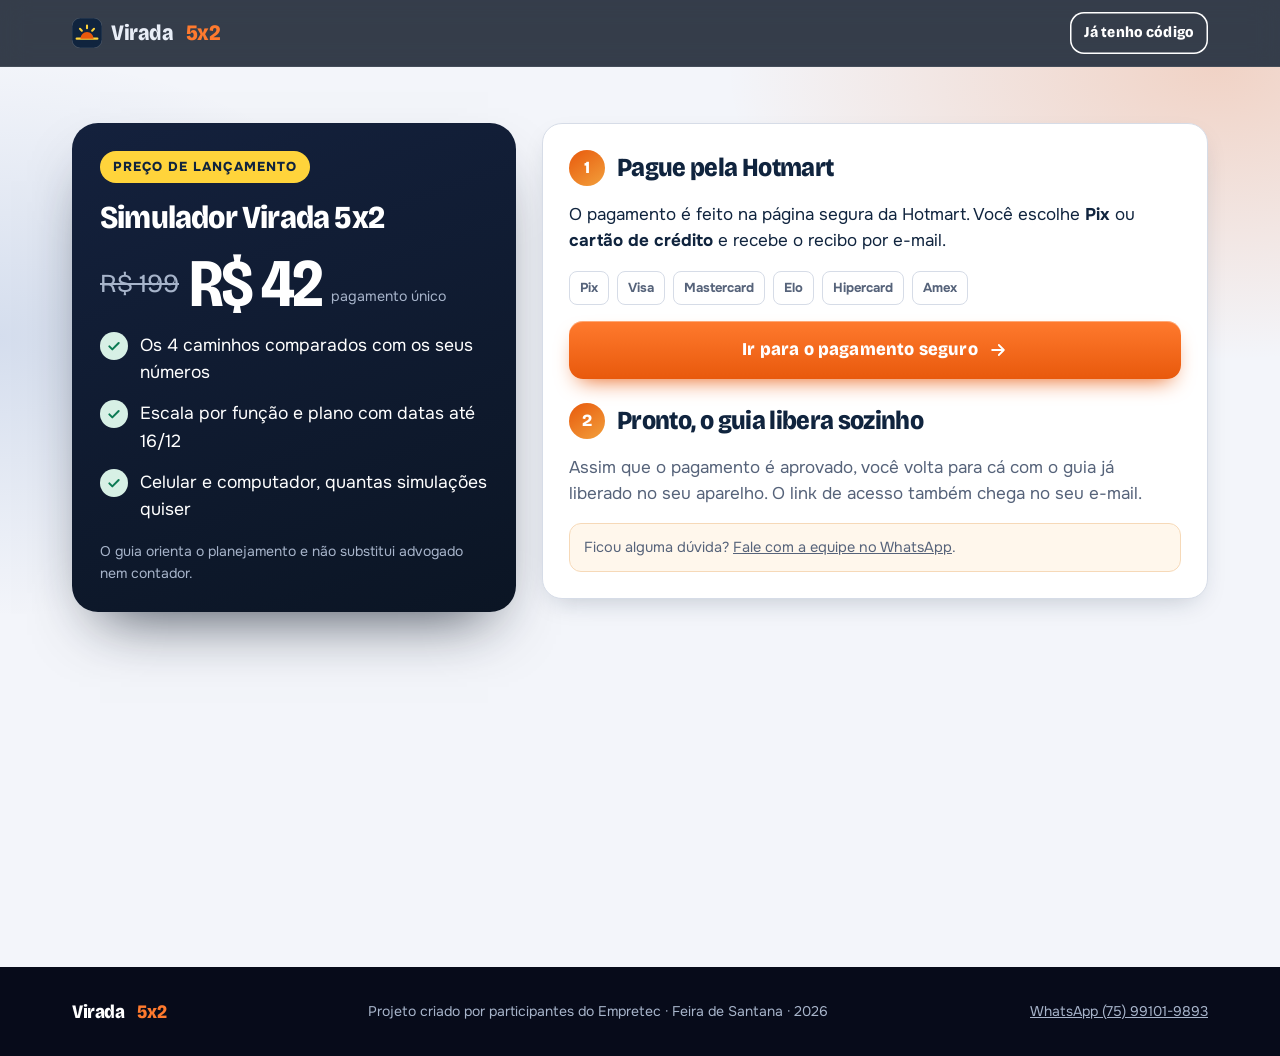
<file: comprar/index.html>
<!DOCTYPE html>
<html lang="pt-BR">
<head>
<meta charset="utf-8">
<meta name="viewport" content="width=device-width, initial-scale=1, viewport-fit=cover">
<title>Comprar acesso · Virada 5x2</title>
<meta name="description" content="Acesso ao guia Virada 5x2 por R$ 42 no lançamento. Pague por Pix ou cartão e receba o código pelo WhatsApp.">
<meta name="theme-color" content="#0B1524">
<link rel="icon" href="data:image/svg+xml,%3Csvg xmlns='http://www.w3.org/2000/svg' viewBox='0 0 32 32'%3E%3Crect width='32' height='32' rx='9' fill='%2310243E'/%3E%3Cpath d='M5 22h22' stroke='%23FFD43B' stroke-width='2.4' stroke-linecap='round'/%3E%3Cpath d='M9 22a7 7 0 0 1 14 0' fill='%23E8590C'/%3E%3Cpath d='M16 8v3M8.5 11.5l2 2M23.5 11.5l-2 2' stroke='%23FFD43B' stroke-width='2.2' stroke-linecap='round'/%3E%3C/svg%3E">
<link rel="preconnect" href="https://fonts.googleapis.com">
<link rel="preconnect" href="https://fonts.gstatic.com" crossorigin>
<link href="https://fonts.googleapis.com/css2?family=Bricolage+Grotesque:opsz,wdth,wght@12..96,75..100,400..800&family=Onest:wght@400..700&display=swap" rel="stylesheet">
<link rel="stylesheet" href="../assets/site.css">
<script src="../assets/config.js"></script>
<style>
.compra{background:radial-gradient(700px 420px at 95% 0,rgba(232,89,12,.22),transparent 70%),radial-gradient(600px 400px at 0 30%,rgba(28,79,161,.14),transparent 70%),var(--papel);min-height:100vh}
.compra .wrap{display:grid;gap:26px;padding-top:36px;padding-bottom:64px}
@media (min-width:980px){.compra .wrap{grid-template-columns:.8fr 1.2fr;align-items:start;padding-top:56px}.resumo{position:sticky;top:90px}}
.resumo{background:linear-gradient(160deg,#14213D,#0B1524);color:#fff;border-radius:26px;padding:28px;display:flex;flex-direction:column;gap:18px;box-shadow:0 30px 60px -28px rgba(11,21,36,.8)}
.resumo .valor{display:flex;align-items:flex-end;gap:10px}
.resumo .valor b{font-family:var(--display);font-size:68px;line-height:.9;letter-spacing:-.04em;font-stretch:84%}
.resumo .valor small{color:var(--noite-suave);padding-bottom:6px}
.etapa{display:flex;flex-direction:column;gap:16px}
.etapa .num{display:flex;align-items:center;gap:12px}
.etapa .num i{width:36px;height:36px;border-radius:50%;background:linear-gradient(145deg,#E8590C,#F2A03C);color:#fff;font-style:normal;font-family:var(--display);font-weight:800;display:flex;align-items:center;justify-content:center;flex:none}
.etapa .num h2{font-size:26px}
.abas{display:grid;grid-template-columns:1fr 1fr;gap:8px;background:#E9EDF4;padding:5px;border-radius:14px}
.abas button{border:0;background:transparent;border-radius:10px;padding:12px;font:700 16px var(--corpo);color:var(--suave);cursor:pointer;display:flex;align-items:center;justify-content:center;gap:8px}
.abas button[aria-selected=true]{background:#fff;color:var(--tinta);box-shadow:0 4px 12px -6px rgba(16,36,62,.4)}
.abas svg{width:20px;height:20px;fill:none;stroke:currentColor;stroke-width:2;stroke-linecap:round;stroke-linejoin:round}
.pix{display:grid;gap:20px;align-items:center}
@media (min-width:640px){.pix{grid-template-columns:220px 1fr}}
.qr{background:#fff;border:1px solid var(--linha);border-radius:18px;padding:12px;width:220px;max-width:100%;justify-self:center}
.campo-copia{display:flex;flex-direction:column;gap:6px}
.campo-copia label{font-size:13px;font-weight:700;letter-spacing:.06em;text-transform:uppercase;color:var(--suave)}
.campo-copia div{display:flex;gap:8px}
.campo-copia input{flex:1;min-width:0;font:500 14px ui-monospace,Menlo,Consolas,monospace;padding:12px;border:1.5px solid #8A95A8;border-radius:12px;background:#fff;color:var(--tinta)}
.copiar{border:0;border-radius:12px;padding:0 16px;font:800 15px var(--display);background:var(--tinta);color:#fff;cursor:pointer;white-space:nowrap}
.copiar.ok{background:var(--verde)}
.nota{font-size:14.5px;color:var(--suave);background:#FFF7EC;border:1px solid #F6D9B8;border-radius:12px;padding:12px 14px}
.form{display:grid;gap:14px}
@media (min-width:640px){.form{grid-template-columns:1fr 1fr}.form .inteiro{grid-column:span 2}}
.form label{display:flex;flex-direction:column;gap:6px;font-weight:700;font-size:15px}
.form input,.form select{font:500 16px var(--corpo);padding:13px 14px;border:1.5px solid #8A95A8;border-radius:12px;background:#fff;color:var(--tinta)}
.cartao-pg{display:flex;flex-direction:column;gap:14px}
.marcas-c{display:flex;gap:8px;flex-wrap:wrap}
.marcas-c span{font-size:13px;font-weight:700;border:1px solid var(--linha);border-radius:8px;padding:6px 10px;color:var(--suave);background:#fff}
[hidden]{display:none!important}
</style>
</head>
<body>

<header class="topo">
  <div class="wrap">
    <a class="marca" href="../" aria-label="Virada 5x2, início">
      <svg viewBox="0 0 32 32" aria-hidden="true"><rect width="32" height="32" rx="9" fill="#10243E" stroke="rgba(255,255,255,.15)"/><path d="M5 22h22" stroke="#FFD43B" stroke-width="2.4" stroke-linecap="round"/><path d="M9 22a7 7 0 0 1 14 0" fill="#E8590C"/><path d="M16 8v3M8.5 11.5l2 2M23.5 11.5l-2 2" stroke="#FFD43B" stroke-width="2.2" stroke-linecap="round"/></svg>
      Virada&nbsp;<span>5x2</span>
    </a>
    <a class="bt sec" href="../app/" style="color:#fff;margin-left:auto;padding:9px 14px;font-size:15px">Já tenho código</a>
  </div>
</header>

<main class="compra">
  <div class="wrap">

    <aside class="resumo">
      <span class="fita">Preço de lançamento</span>
      <h1 style="font-size:32px;color:#fff">Simulador Virada 5x2</h1>
      <div class="valor"><s>R$ 199</s><b>R$ 42</b><small>pagamento único</small></div>
      <ul class="lista-ok" style="font-size:16px">
        <li><span>Os 4 caminhos comparados com os seus números</span></li>
        <li><span>Escala por função e plano com datas até 16/12</span></li>
        <li><span>Celular e computador, quantas simulações quiser</span></li>
      </ul>
      <p class="suave" style="font-size:14px;color:var(--noite-suave)">O guia orienta o planejamento e não substitui advogado nem contador.</p>
    </aside>

    <div style="display:flex;flex-direction:column;gap:22px">

      <section class="cartao etapa" id="hm" hidden>
        <div class="num"><i>1</i><h2>Pague pela Hotmart</h2></div>
        <p>O pagamento é feito na página segura da Hotmart. Você escolhe <b>Pix</b> ou <b>cartão de crédito</b> e recebe o recibo por e-mail.</p>
        <div class="marcas-c"><span>Pix</span><span>Visa</span><span>Mastercard</span><span>Elo</span><span>Hipercard</span><span>Amex</span></div>
        <a class="bt" id="bt-hm" href="#">Ir para o pagamento seguro
          <svg viewBox="0 0 24 24" aria-hidden="true"><path d="M5 12h14M13 6l6 6-6 6"/></svg></a>
        <div class="num" style="margin-top:8px"><i>2</i><h2>Pronto, o guia libera sozinho</h2></div>
        <p class="suave">Assim que o pagamento é aprovado, você volta para cá com o guia já liberado no seu aparelho. O link de acesso também chega no seu e-mail.</p>
        <p class="nota">Ficou alguma dúvida? <a href="https://wa.me/5575991019893" target="_blank" rel="noopener">Fale com a equipe no WhatsApp</a>.</p>
      </section>

      <div id="manual" style="display:flex;flex-direction:column;gap:22px">
      <section class="cartao etapa">
        <div class="num"><i>1</i><h2>Pague R$ 42</h2></div>
        <div class="abas" role="tablist" aria-label="Forma de pagamento">
          <button role="tab" id="t-pix" aria-selected="true" aria-controls="p-pix" data-aba="pix">
            <svg viewBox="0 0 24 24" aria-hidden="true"><path d="M12 3l9 9-9 9-9-9z"/><path d="M8 12h8"/></svg>Pix</button>
          <button role="tab" id="t-cartao" aria-selected="false" aria-controls="p-cartao" data-aba="cartao">
            <svg viewBox="0 0 24 24" aria-hidden="true"><rect x="3" y="5" width="18" height="14" rx="2"/><path d="M3 10h18M7 15h4"/></svg>Cartão</button>
        </div>

        <div id="p-pix" role="tabpanel" aria-labelledby="t-pix" class="pix">
          <img class="qr" src="../assets/pix-qr.svg" alt="QR code do Pix de R$ 42 para a Virada 5x2" width="220" height="220">
          <div style="display:flex;flex-direction:column;gap:14px">
            <p>Abra o app do seu banco, escolha <b>Pix › Ler QR code</b> ou <b>Pix copia e cola</b>. O valor de <b>R$ 42</b> já vem preenchido.</p>
            <div class="campo-copia">
              <label for="c-pix">Pix copia e cola</label>
              <div><input id="c-pix" readonly><button class="copiar" data-copia="c-pix">Copiar</button></div>
            </div>
            <div class="campo-copia">
              <label for="c-chave">Ou use a chave (celular)</label>
              <div><input id="c-chave" readonly value="+55 75 99101-9893"><button class="copiar" data-copia="c-chave" data-valor="+5575991019893">Copiar</button></div>
            </div>
            <p class="nota">Antes de confirmar, seu banco mostra o nome do titular da conta que recebe. Confira o valor: <b>R$ 42</b>.</p>
          </div>
        </div>

        <div id="p-cartao" role="tabpanel" aria-labelledby="t-cartao" class="cartao-pg" hidden>
          <p>Pague com cartão de crédito numa página segura de pagamento. Seus dados do cartão não passam pela Virada 5x2.</p>
          <div class="marcas-c"><span>Visa</span><span>Mastercard</span><span>Elo</span><span>Hipercard</span><span>Amex</span></div>
          <a class="bt azul" id="bt-cartao" href="#" target="_blank" rel="noopener">Pagar R$ 42 com cartão</a>
          <p class="suave" id="cartao-txt" style="font-size:14.5px"></p>
        </div>
      </section>

      <section class="cartao etapa">
        <div class="num"><i>2</i><h2>Mande o comprovante</h2></div>
        <p class="suave">Preencha e toque no botão. O WhatsApp abre com a mensagem pronta; é só anexar o comprovante e enviar.</p>
        <form class="form" id="f-dados" onsubmit="return false">
          <label>Seu nome<input id="d-nome" autocomplete="name" required></label>
          <label>Empresa<input id="d-empresa" autocomplete="organization"></label>
          <label>Cidade<input id="d-cidade" autocomplete="address-level2" placeholder="Feira de Santana"></label>
          <label>Setor
            <select id="d-setor">
              <option>Loja ou comércio</option><option>Supermercado</option><option>Restaurante ou bar</option><option>Hotel ou pousada</option>
              <option>Atacado ou centro de distribuição</option><option>Clínica ou saúde</option><option>Outro</option>
            </select></label>
          <a class="bt verde inteiro" id="bt-wpp" href="#" target="_blank" rel="noopener">
            <svg viewBox="0 0 24 24" aria-hidden="true"><path d="M4 20l1.4-4A8 8 0 1 1 8 18.6z"/></svg>Enviar comprovante no WhatsApp</a>
        </form>
      </section>

      <section class="cartao etapa">
        <div class="num"><i>3</i><h2>Receba o acesso</h2></div>
        <p class="suave">A equipe confere o pagamento e responde com um link que já libera o guia no seu aparelho. Em horário comercial, no mesmo dia. Se recebeu um código, digite na tela do guia.</p>
        <a class="bt claro" href="../app/" style="align-self:flex-start">Já tenho meu código</a>
      </section>
      </div>

    </div>
  </div>
</main>

<footer class="rodape">
  <div class="wrap">
    <a class="marca" href="../">Virada&nbsp;<span>5x2</span></a>
    <p>Projeto criado por participantes do Empretec · Feira de Santana · 2026</p>
    <p><a href="https://wa.me/5575991019893" target="_blank" rel="noopener">WhatsApp (75) 99101-9893</a></p>
  </div>
</footer>

<script>
(function(){
  /* ===== Configuração ===== */
  var WHATS='5575991019893';
  var PIX='00020126360014br.gov.bcb.pix0114+5575991019893520400005303986540542.005802BR5910VIRADA 5X26015FEIRA DE SANTAN62130509VIRADA5X263045F49';
  /* Cole aqui o link de pagamento com cartão (Mercado Pago, InfinitePay, PagSeguro...). Vazio = o cliente pede o link pelo WhatsApp. */
  var LINK_CARTAO='';
  /* ======================== */
  var $=function(s){return document.getElementById(s);};
  var C=window.V5X2||{};
  if(C.hotmart){$('hm').hidden=false;$('manual').style.display='none';$('bt-hm').href=C.hotmart;}
  var forma='Pix';
  $('c-pix').value=PIX;

  var bc=$('bt-cartao');
  if(LINK_CARTAO){bc.href=LINK_CARTAO;$('cartao-txt').textContent='Depois de pagar, volte aqui e mande o comprovante no passo 2.';}
  else{bc.textContent='Pedir o link do cartão no WhatsApp';
    bc.href='https://wa.me/'+WHATS+'?text='+encodeURIComponent('Olá! Quero comprar o acesso ao guia Virada 5x2 (R$ 42) pagando com cartão. Pode me mandar o link de pagamento?');
    $('cartao-txt').textContent='Enviamos o link de pagamento seguro pelo WhatsApp. Depois de pagar, mande o comprovante no passo 2.';}

  document.querySelectorAll('[data-aba]').forEach(function(b){b.addEventListener('click',function(){
    var a=b.dataset.aba;forma=a==='pix'?'Pix':'Cartão';
    document.querySelectorAll('[data-aba]').forEach(function(x){x.setAttribute('aria-selected',String(x===b));});
    $('p-pix').hidden=a!=='pix';$('p-cartao').hidden=a!=='cartao';msg();
  });});

  document.querySelectorAll('[data-copia]').forEach(function(b){b.addEventListener('click',function(){
    var inp=$(b.dataset.copia),v=b.dataset.valor||inp.value;
    var ok=function(){b.textContent='Copiado';b.classList.add('ok');setTimeout(function(){b.textContent='Copiar';b.classList.remove('ok');},2200);};
    var cai=function(){inp.focus();inp.select();b.textContent='Selecionado';};
    if(navigator.clipboard&&navigator.clipboard.writeText)navigator.clipboard.writeText(v).then(ok,cai);else cai();
  });});

  function msg(){
    var t='Olá! Paguei o acesso ao guia Virada 5x2 (R$ 42) por '+forma+'. Segue o comprovante.\n\n'+
      'Nome: '+($('d-nome').value||'')+'\nEmpresa: '+($('d-empresa').value||'')+'\nCidade: '+($('d-cidade').value||'')+'\nSetor: '+$('d-setor').value;
    $('bt-wpp').href='https://wa.me/'+WHATS+'?text='+encodeURIComponent(t);
  }
  ['d-nome','d-empresa','d-cidade','d-setor'].forEach(function(i){$(i).addEventListener('input',msg);$(i).addEventListener('change',msg);});
  msg();
})();
</script>
</body>
</html>
</file>
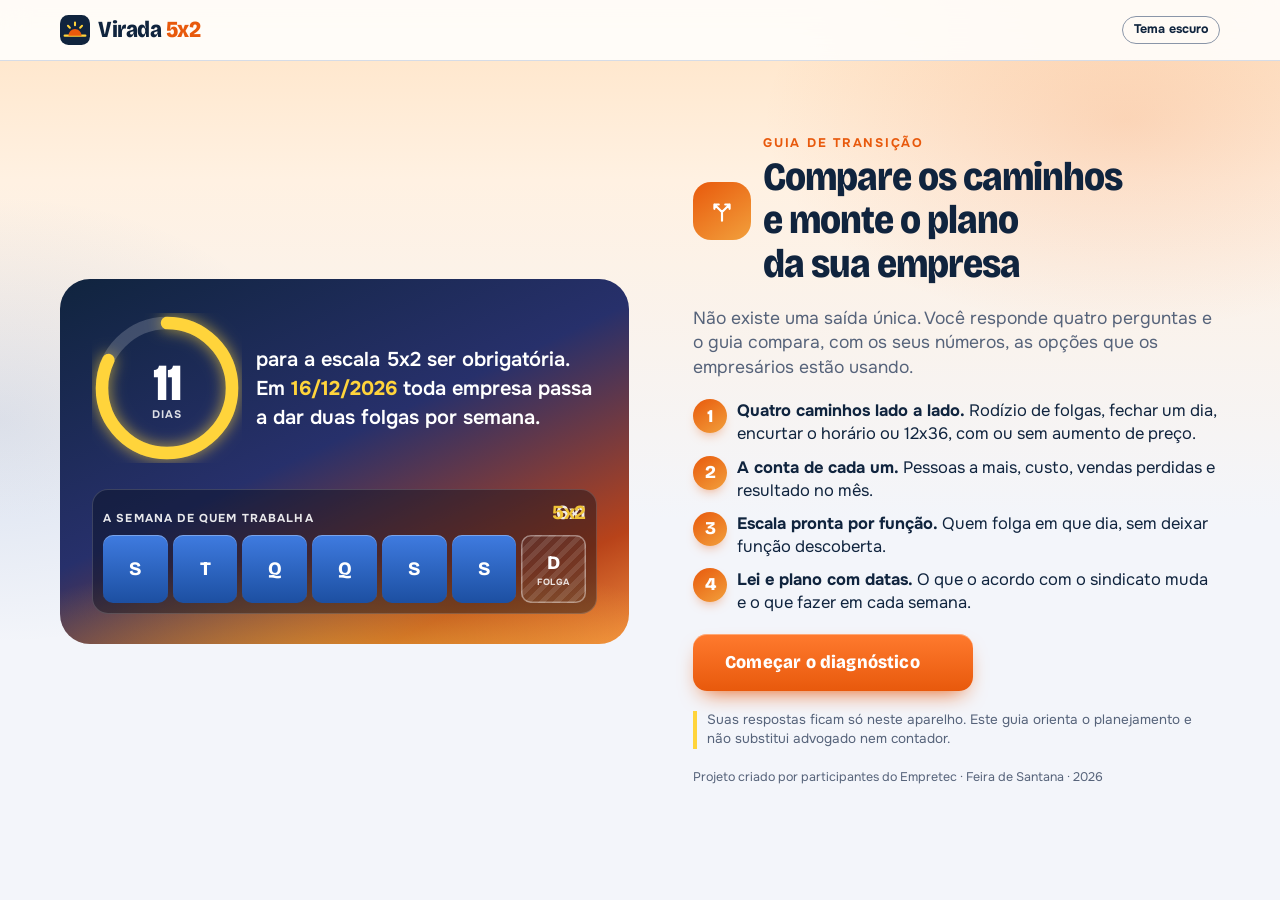
<file: experimente/index.html>
<!DOCTYPE html>
<html lang="pt-BR">
<head>
<meta charset="utf-8">
<meta name="viewport" content="width=device-width, initial-scale=1">
<title>Experimente o Simulador Virada 5x2</title>
<meta name="robots" content="noindex">
<meta name="theme-color" content="#0B1524">
<style>body{margin:0;min-height:100vh;display:flex;align-items:center;justify-content:center;background:#0B1524;color:#E9EEF7;font:600 18px system-ui,-apple-system,'Segoe UI',sans-serif;text-align:center;padding:24px}a{color:#FF7A2E}</style>
</head>
<body>
<p>Abrindo a versão de demonstração do Simulador Virada 5x2…<br><br><a href="../app/?codigo=INVESTIDOR">Toque aqui se não abrir sozinho</a></p>
<script>
try{localStorage.setItem('virada5x2-acesso','INVESTIDOR');}catch(e){}
location.replace('../app/?codigo=INVESTIDOR');
</script>
</body>
</html>
</file>
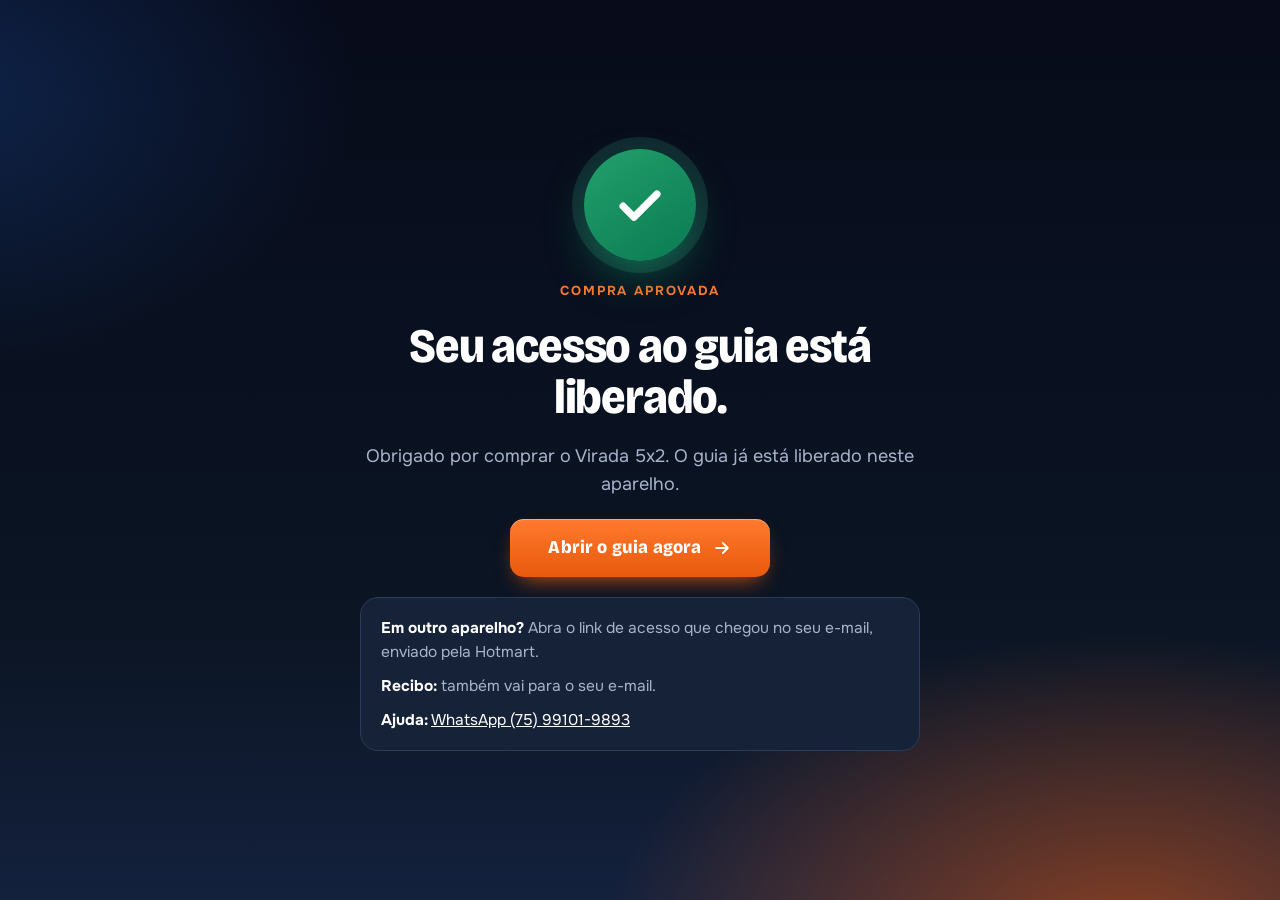
<file: obrigado/index.html>
<!DOCTYPE html>
<html lang="pt-BR">
<head>
<meta charset="utf-8">
<meta name="viewport" content="width=device-width, initial-scale=1, viewport-fit=cover">
<title>Compra aprovada · Virada 5x2</title>
<meta name="robots" content="noindex">
<meta name="theme-color" content="#0B1524">
<link rel="icon" href="data:image/svg+xml,%3Csvg xmlns='http://www.w3.org/2000/svg' viewBox='0 0 32 32'%3E%3Crect width='32' height='32' rx='9' fill='%2310243E'/%3E%3Cpath d='M5 22h22' stroke='%23FFD43B' stroke-width='2.4' stroke-linecap='round'/%3E%3Cpath d='M9 22a7 7 0 0 1 14 0' fill='%23E8590C'/%3E%3Cpath d='M16 8v3M8.5 11.5l2 2M23.5 11.5l-2 2' stroke='%23FFD43B' stroke-width='2.2' stroke-linecap='round'/%3E%3C/svg%3E">
<link rel="preconnect" href="https://fonts.googleapis.com">
<link rel="preconnect" href="https://fonts.gstatic.com" crossorigin>
<link href="https://fonts.googleapis.com/css2?family=Bricolage+Grotesque:opsz,wdth,wght@12..96,75..100,400..800&family=Onest:wght@400..700&display=swap" rel="stylesheet">
<link rel="stylesheet" href="../assets/site.css">
<script src="../assets/config.js"></script>
<style>
.ok{min-height:100vh;display:flex;align-items:center;justify-content:center;padding:32px 20px}
.caixa{max-width:560px;width:100%;display:flex;flex-direction:column;align-items:center;text-align:center;gap:20px}
.selo-ok{width:112px;height:112px;border-radius:50%;background:linear-gradient(145deg,#22A06B,#0B7A53);display:flex;align-items:center;justify-content:center;box-shadow:0 0 0 12px rgba(63,203,152,.15),0 20px 50px -14px #0B7A53;animation:pulo .6s cubic-bezier(.2,1.6,.4,1) both}
.selo-ok svg{width:58px;height:58px;fill:none;stroke:#fff;stroke-width:3;stroke-linecap:round;stroke-linejoin:round}
.selo-ok path{stroke-dasharray:30;stroke-dashoffset:30;animation:traco .5s .35s ease forwards}
@keyframes pulo{from{transform:scale(.4);opacity:0}to{transform:none;opacity:1}}
@keyframes traco{to{stroke-dashoffset:0}}
.caixa h1{font-size:clamp(34px,6vw,48px);color:#fff}
.caixa .lead{font-size:18px;color:var(--noite-suave)}
.dicas{width:100%;background:var(--noite2);border:1px solid var(--noite-linha);border-radius:18px;padding:18px 20px;text-align:left;display:flex;flex-direction:column;gap:10px;font-size:15.5px;color:var(--noite-suave)}
.dicas b{color:#fff}
@media (prefers-reduced-motion:reduce){.selo-ok,.selo-ok path{animation:none;stroke-dashoffset:0}}
</style>
</head>
<body>
<main class="escuro heroi ok">
  <div class="caixa">
    <div class="selo-ok" aria-hidden="true"><svg viewBox="0 0 24 24"><path d="M5 12.5l4.5 4.5L19 7.5"/></svg></div>
    <p class="sobre">Compra aprovada</p>
    <h1>Seu acesso ao guia está liberado.</h1>
    <p class="lead">Obrigado por comprar o Virada 5x2. O guia já está liberado neste aparelho.</p>
    <a class="bt" href="../app/" id="abrir" style="min-width:260px">Abrir o guia agora
      <svg viewBox="0 0 24 24" aria-hidden="true"><path d="M5 12h14M13 6l6 6-6 6"/></svg></a>
    <div class="dicas">
      <p><b>Em outro aparelho?</b> Abra o link de acesso que chegou no seu e-mail, enviado pela Hotmart.</p>
      <p><b>Recibo:</b> também vai para o seu e-mail.</p>
      <p><b>Ajuda:</b> <a href="https://wa.me/5575991019893" target="_blank" rel="noopener" style="color:#fff">WhatsApp (75) 99101-9893</a></p>
    </div>
  </div>
</main>
<script>
(function(){
  var C=window.V5X2||{},cod=C.acesso||'';
  try{localStorage.setItem('virada5x2-acesso',cod.toUpperCase().replace(/[^A-Z0-9]/g,''));}catch(e){}
  document.getElementById('abrir').href='../app/?codigo='+encodeURIComponent(cod);
})();
</script>
</body>
</html>
</file>
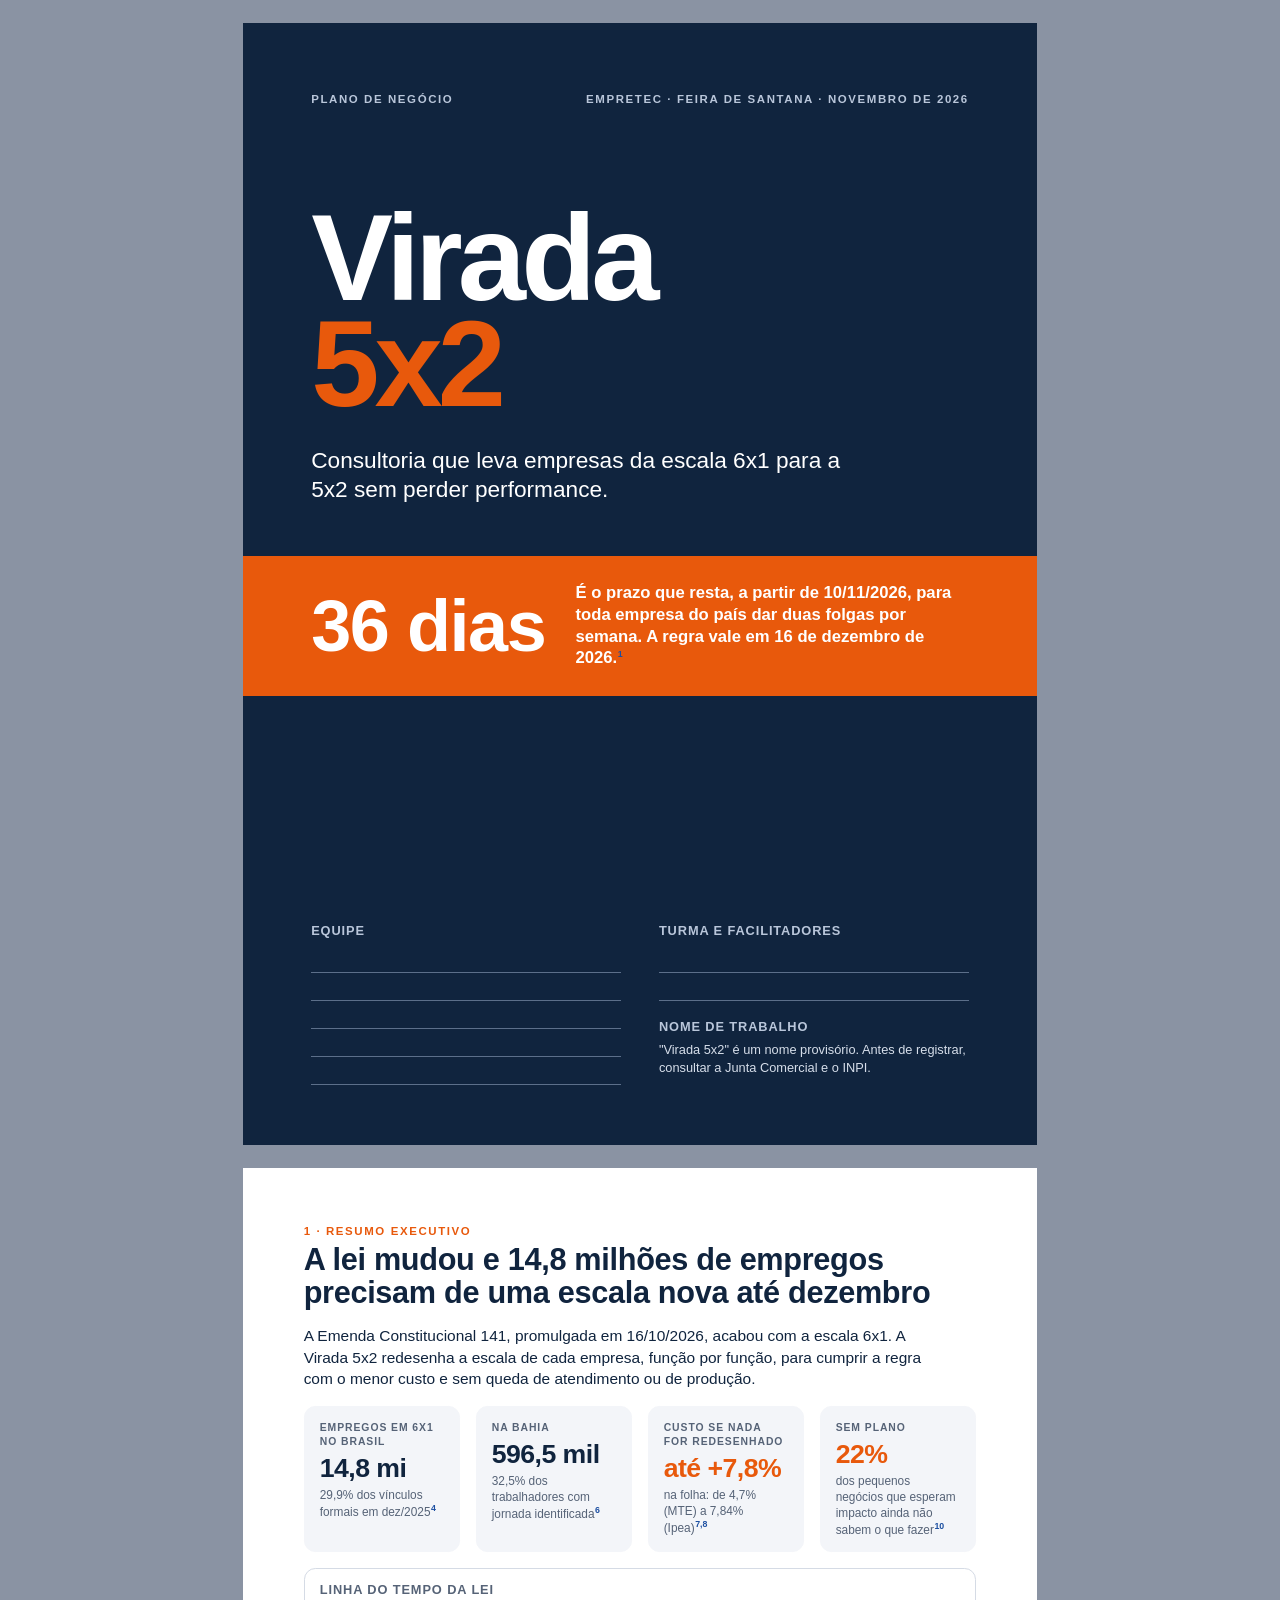
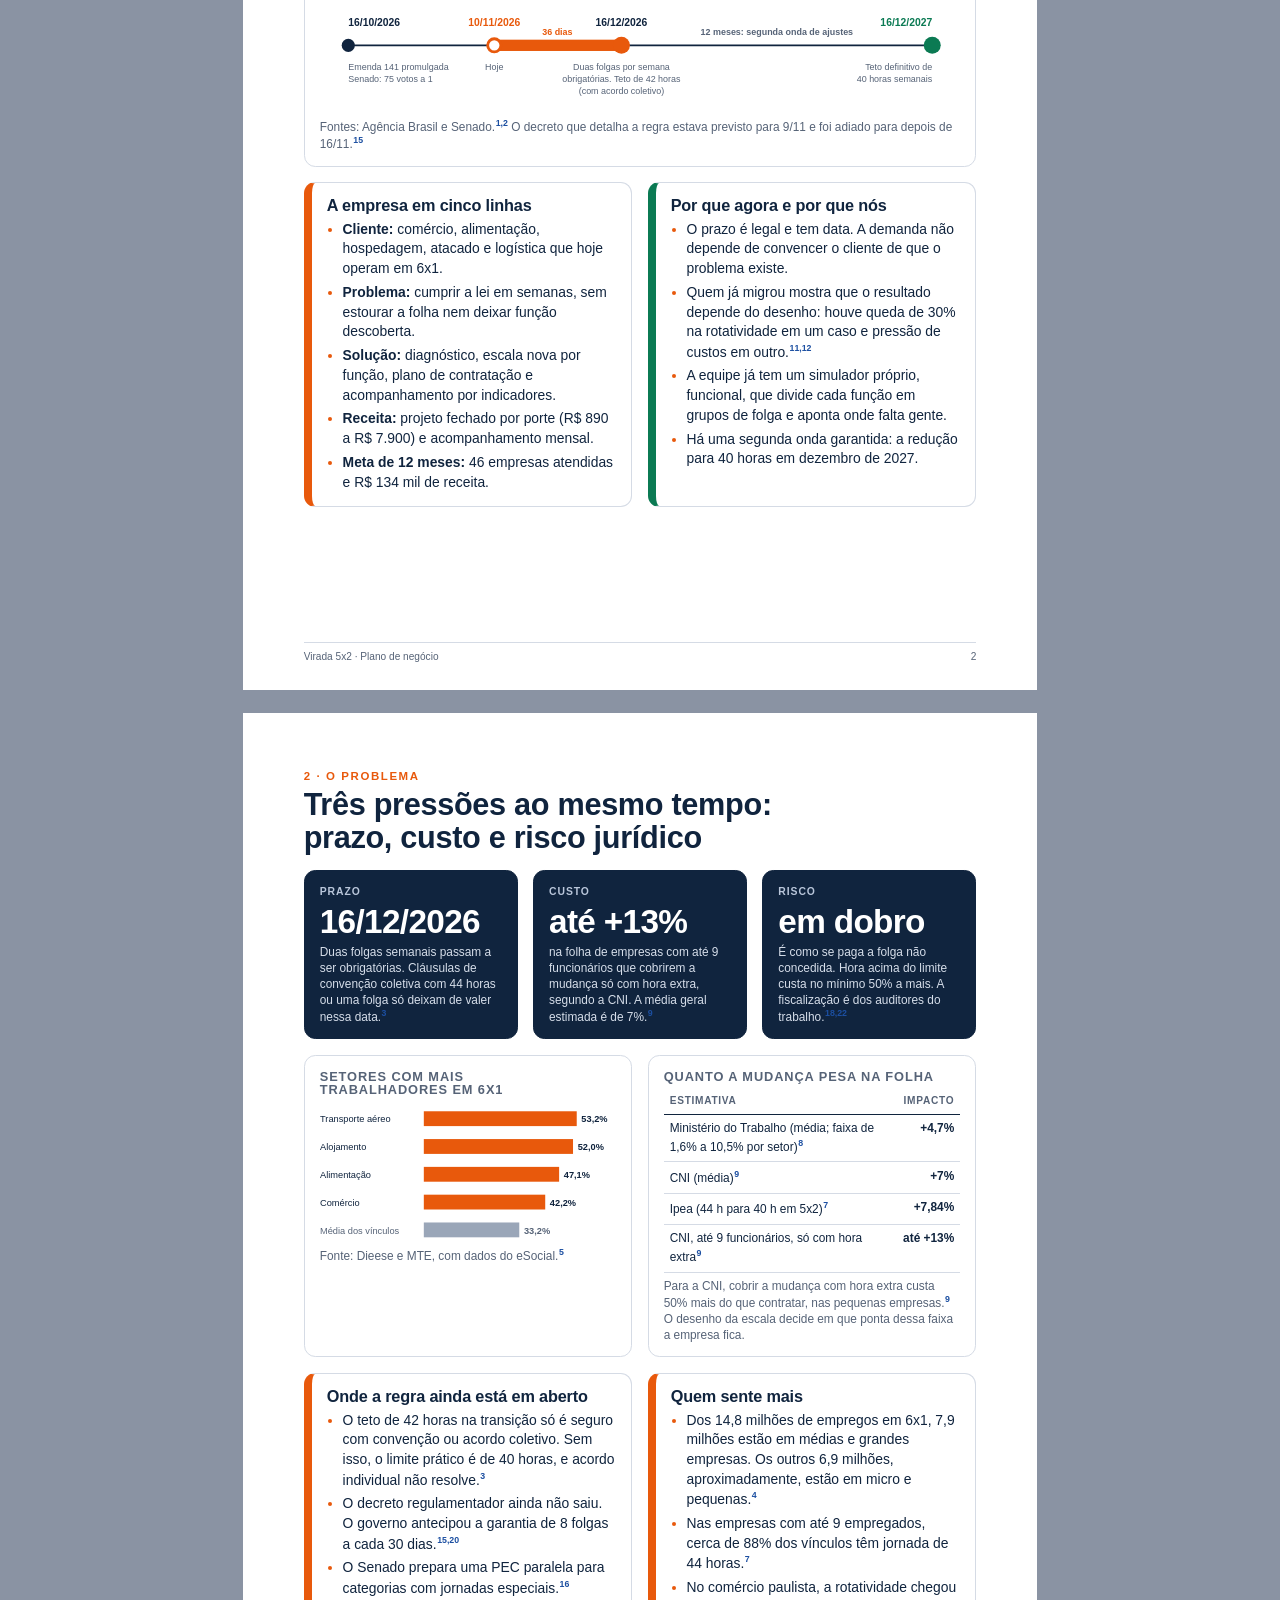
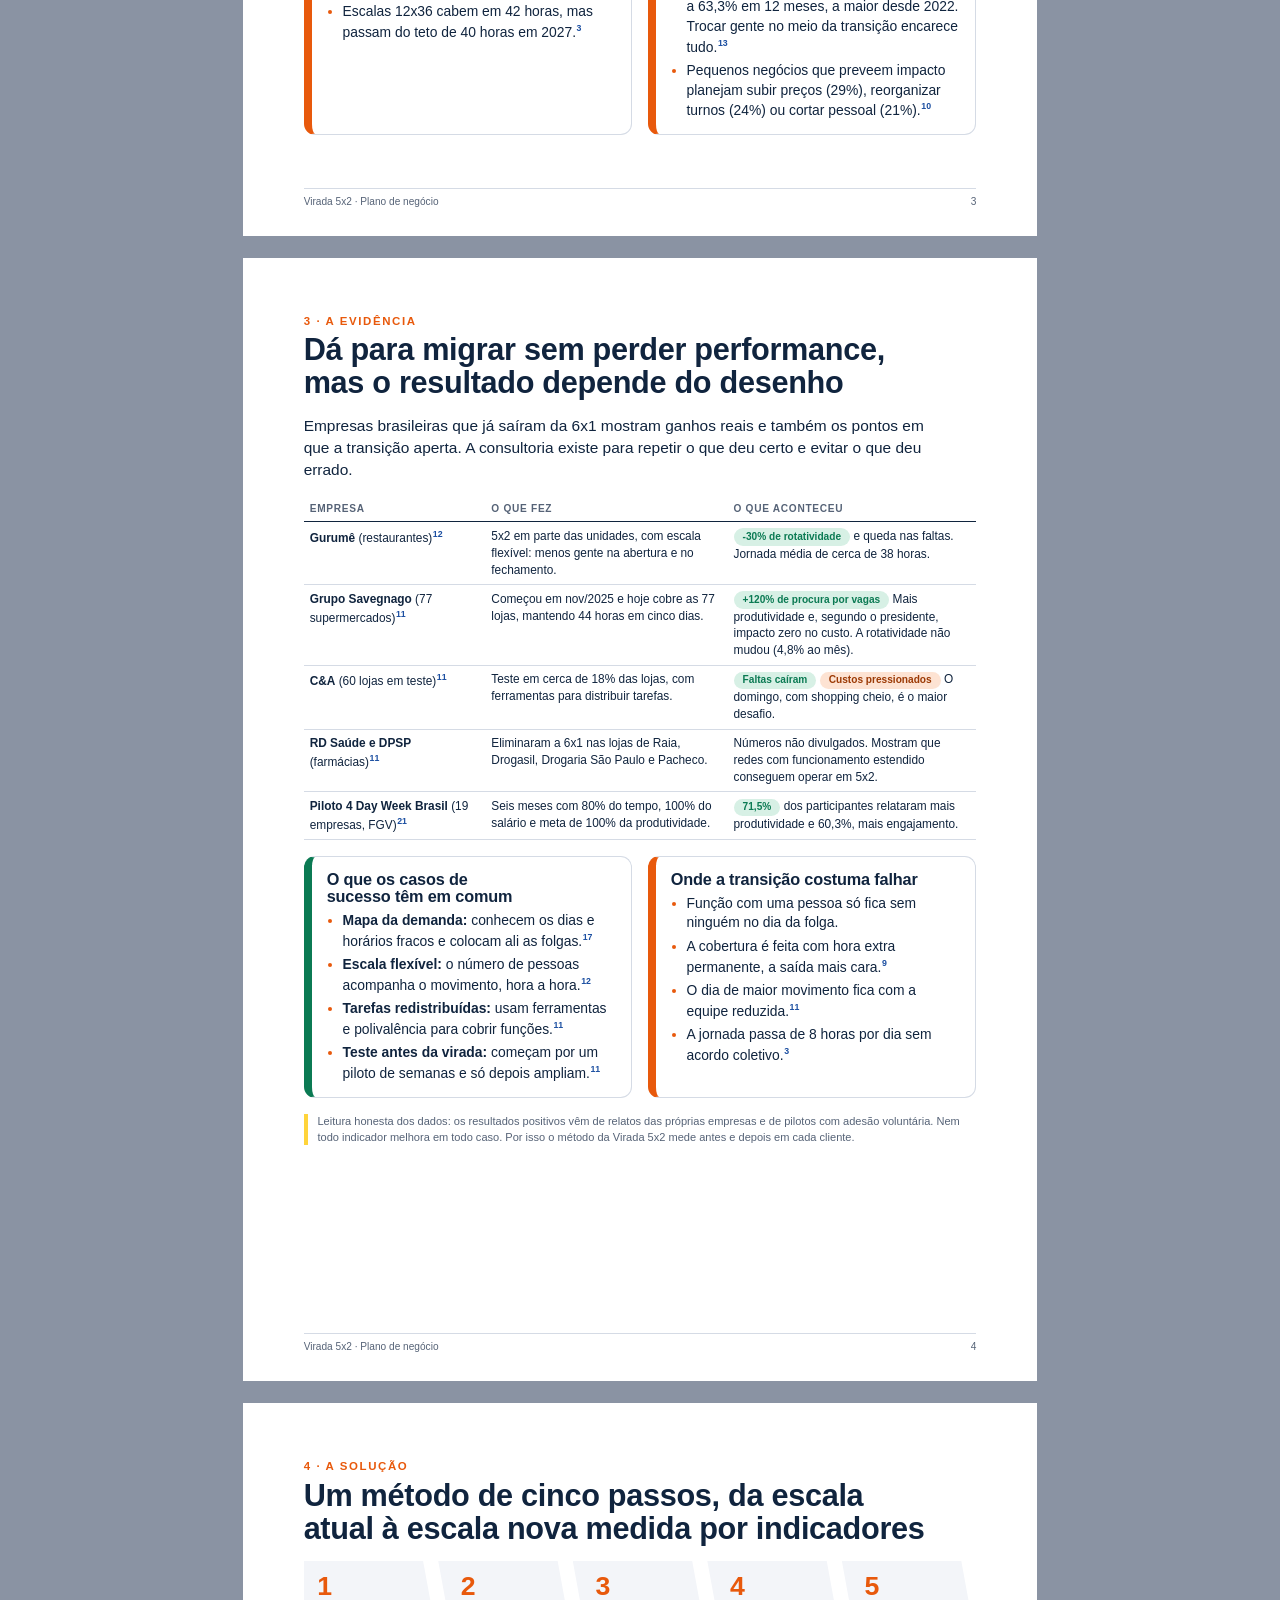
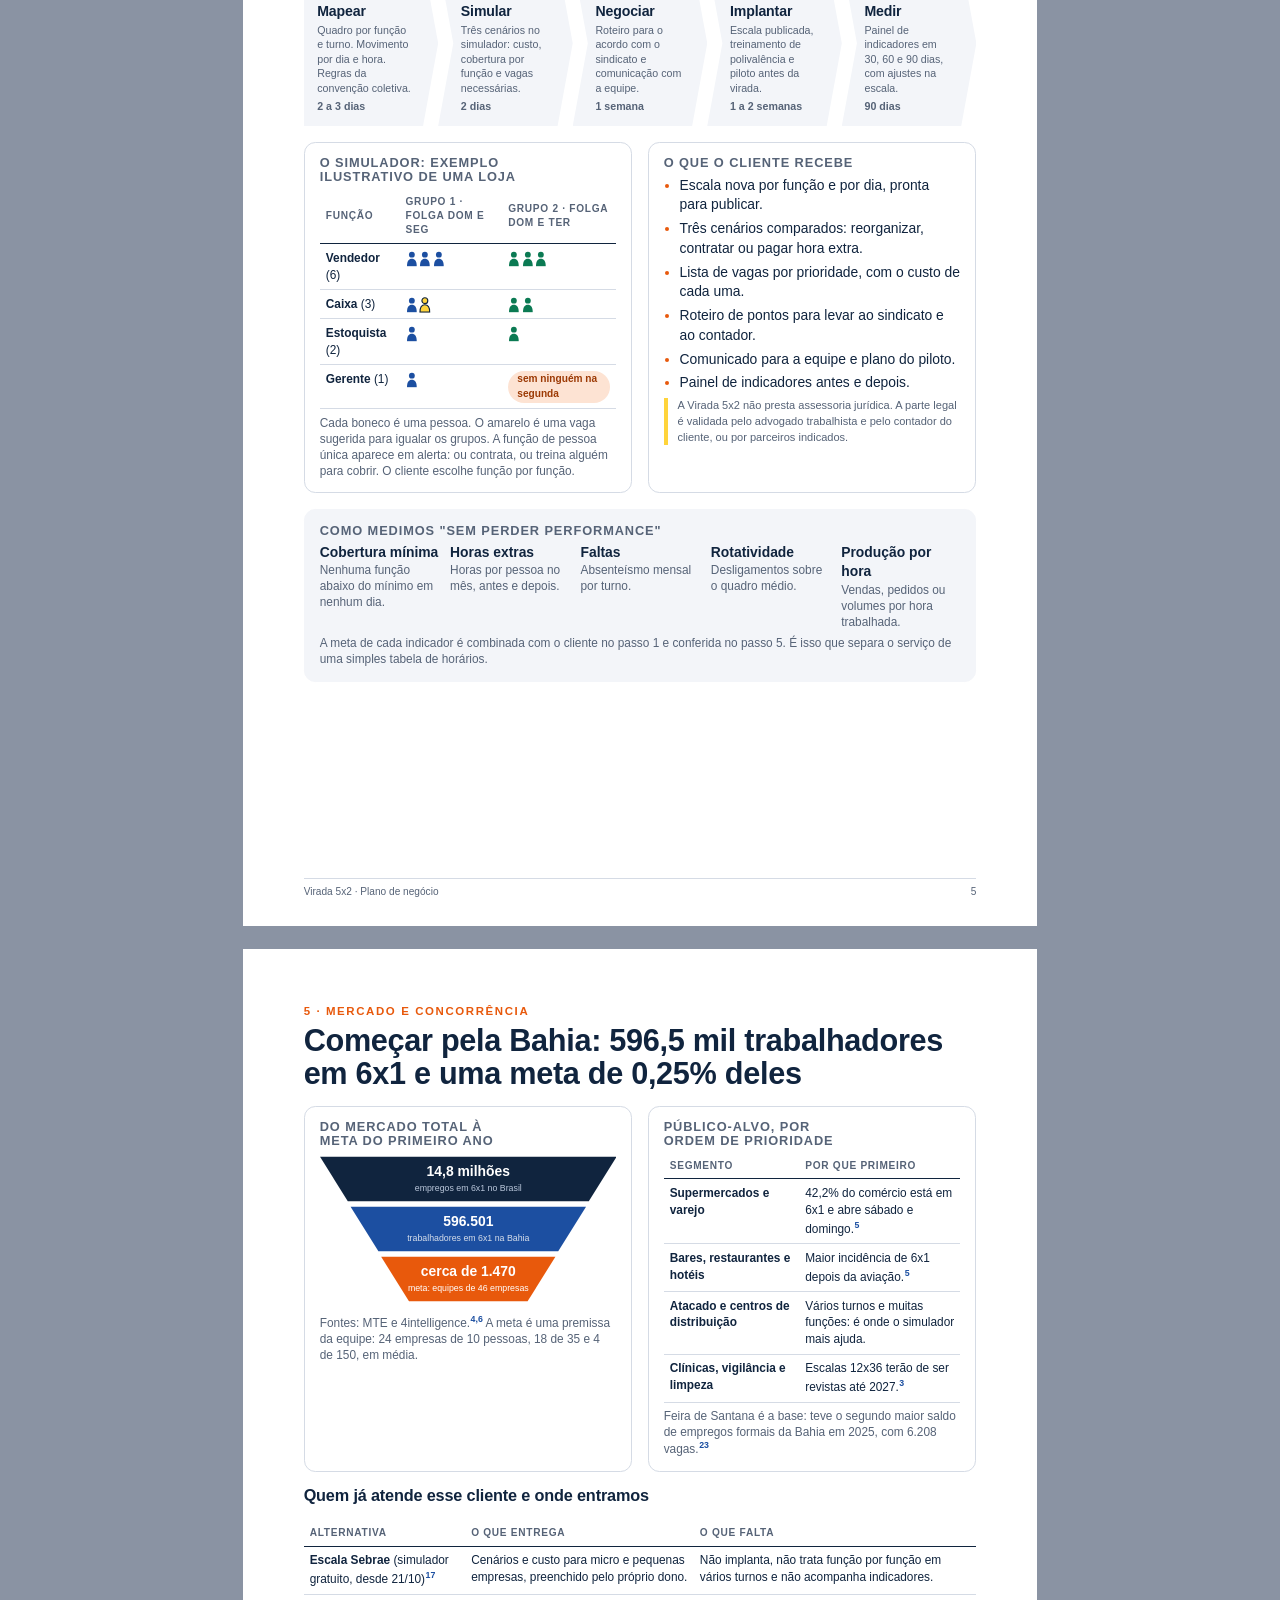
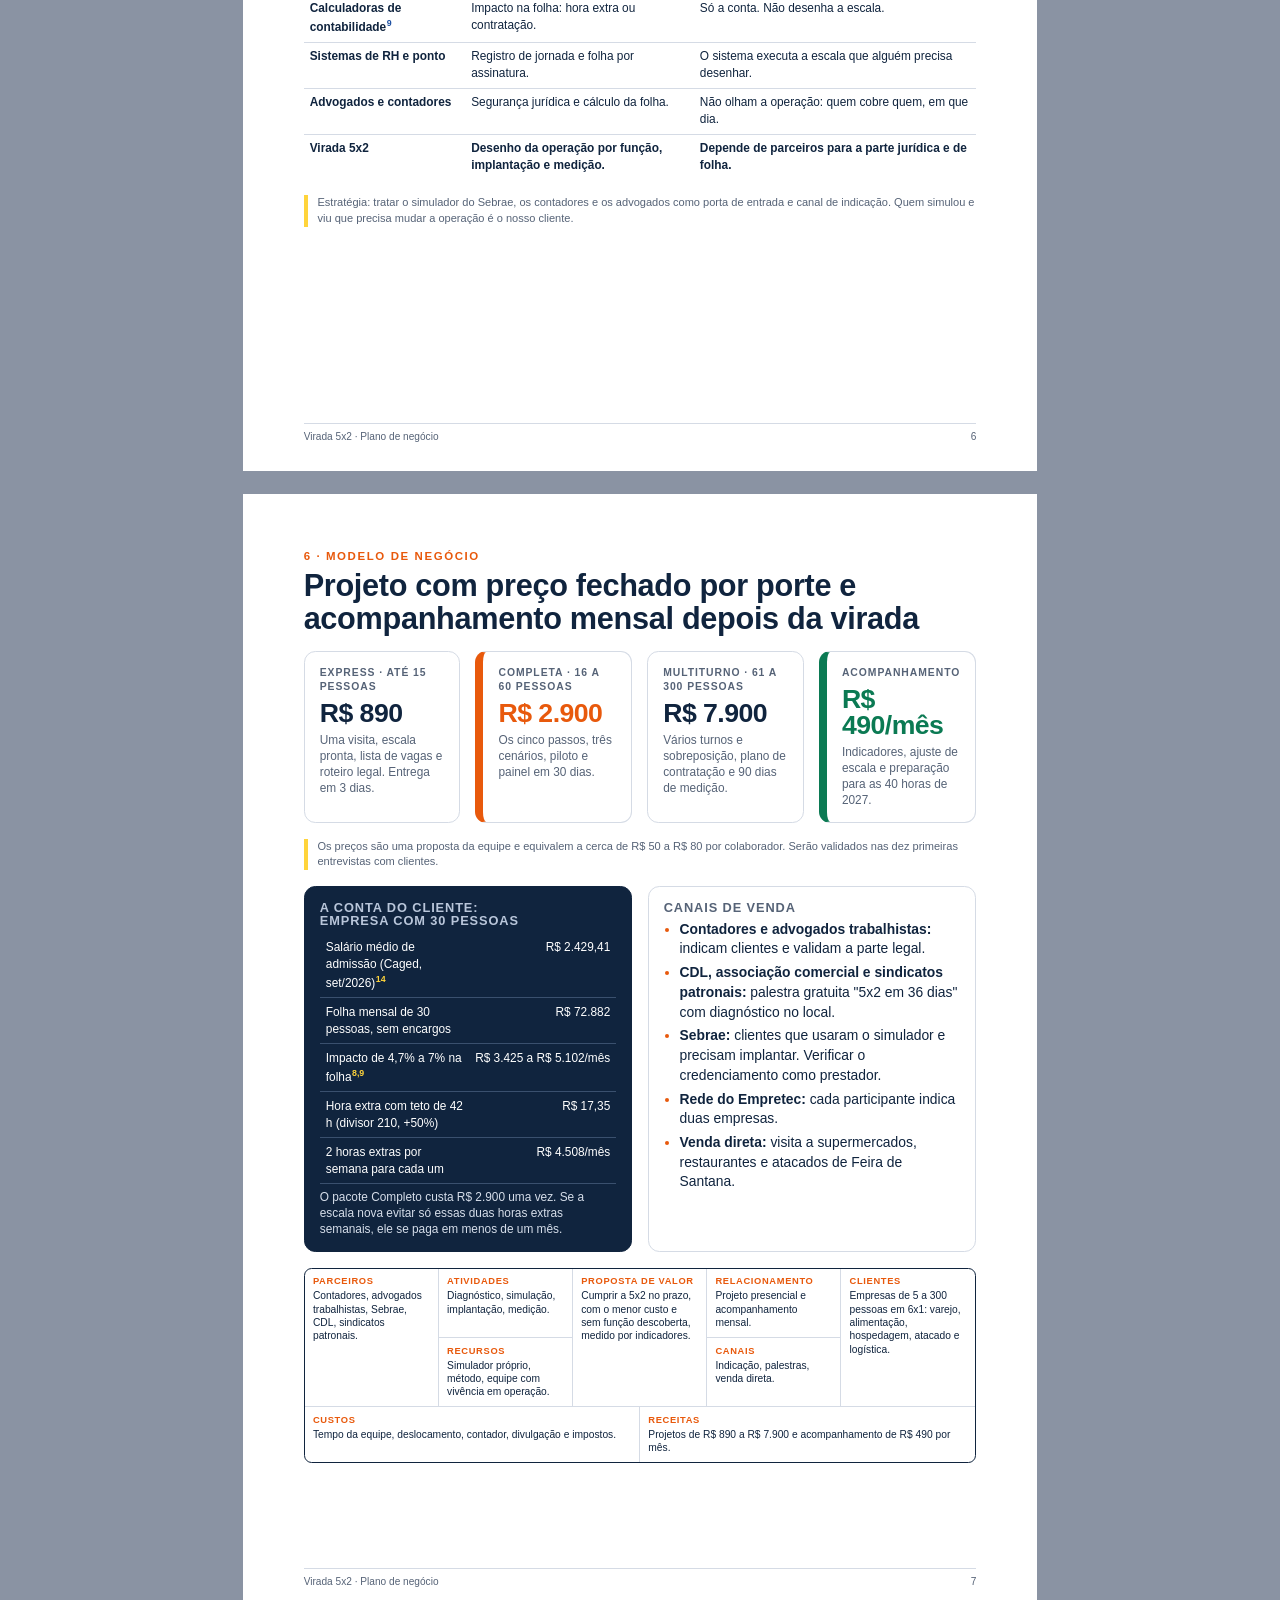
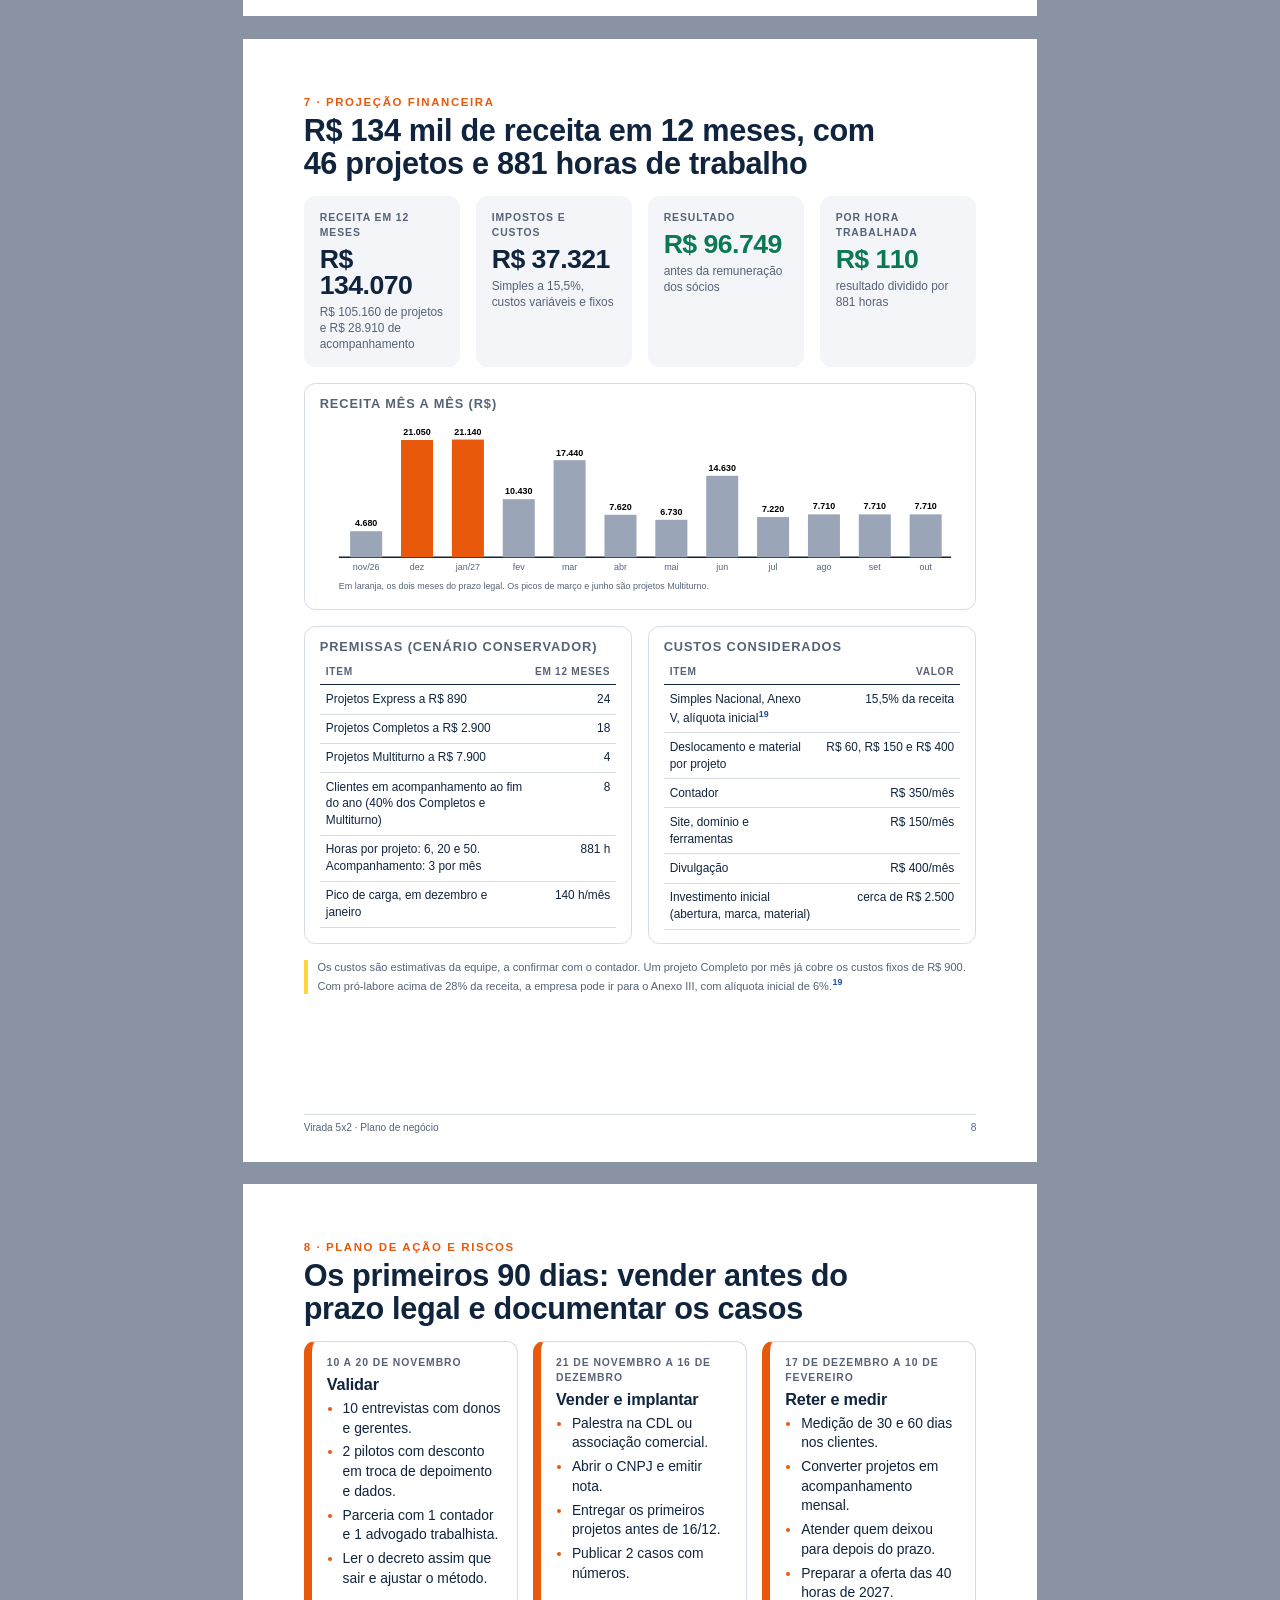
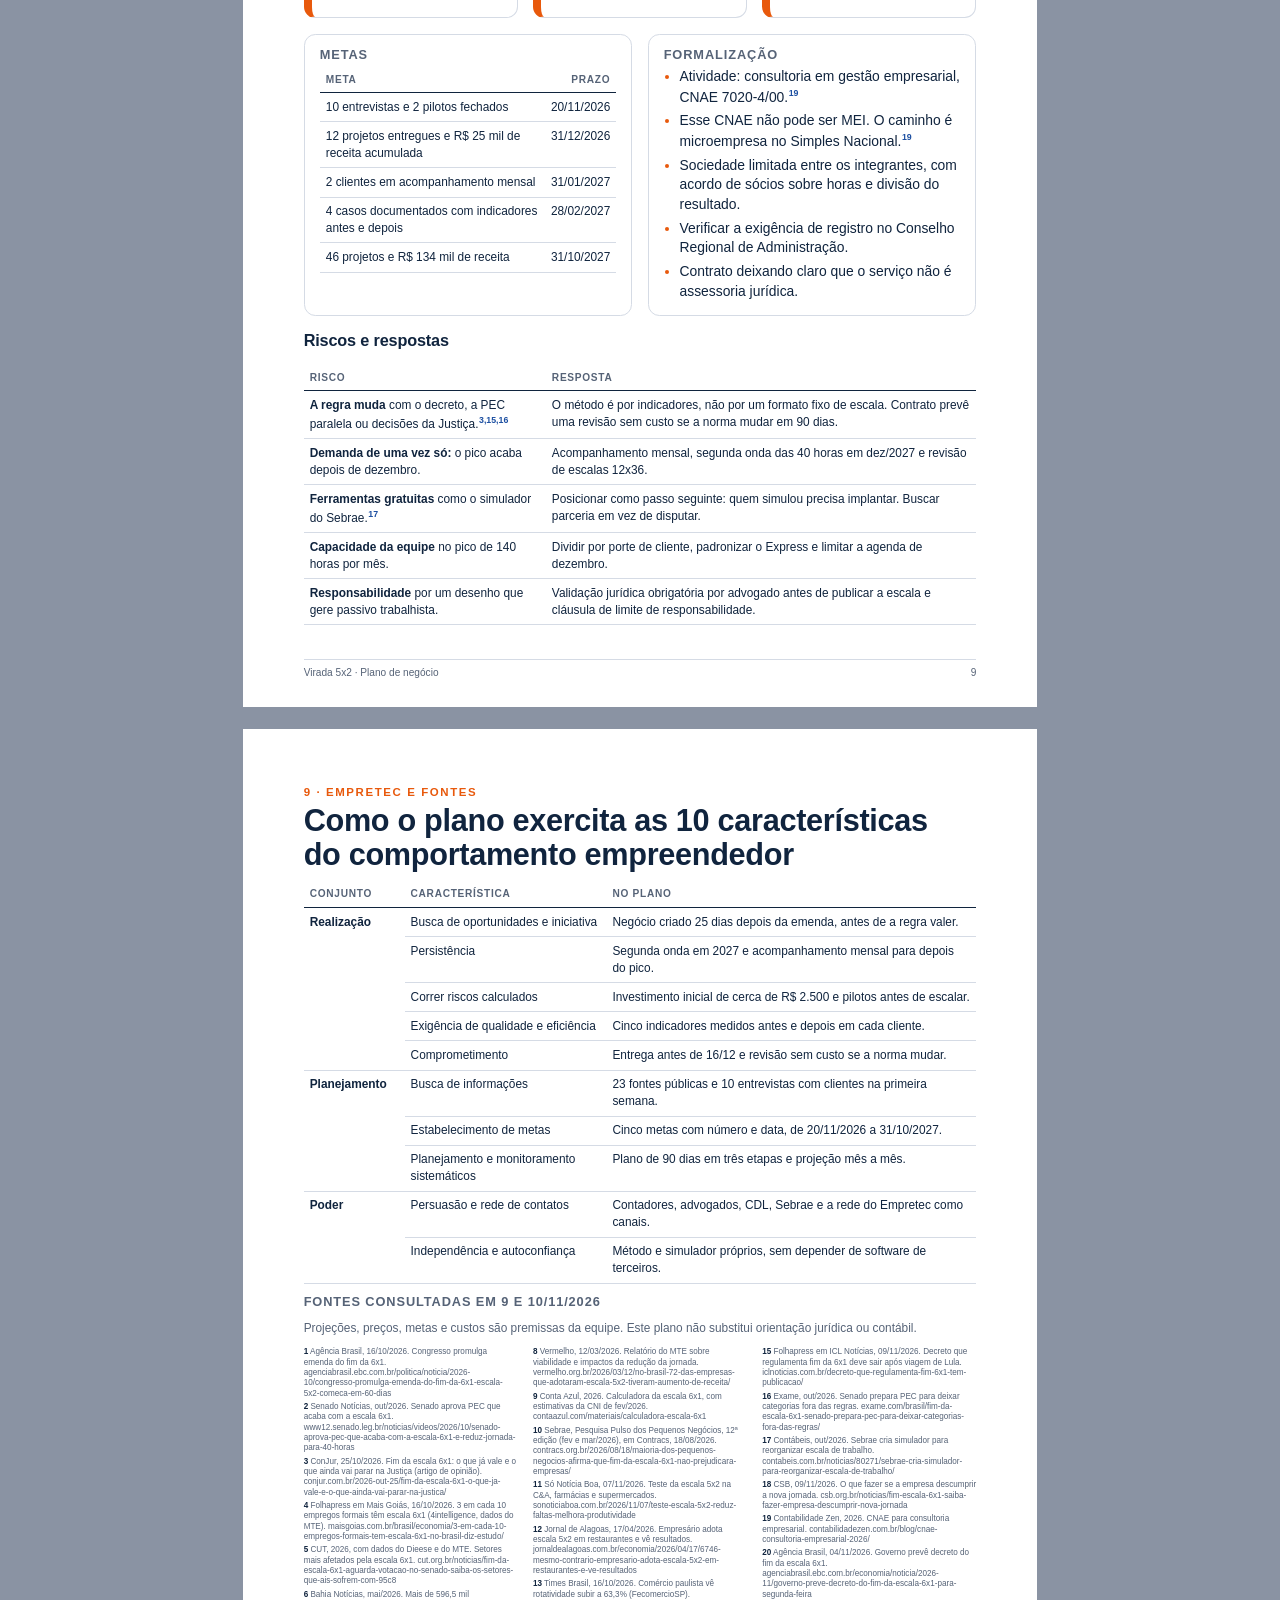
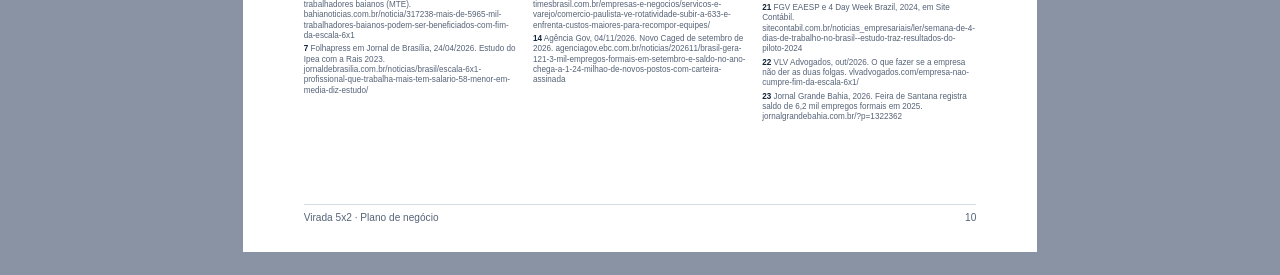
<file: plano/plano.html>
<!DOCTYPE html>
<html lang="pt-BR">
<head>
<meta charset="utf-8">
<meta name="viewport" content="width=device-width, initial-scale=1">
<title>Virada 5x2 - Plano de negócio</title>
<style>
:root{
  /* Layout: folhas A4 com faixa de título à esquerda do número da página, blocos em grade de 12 colunas. */
  --tinta:#10243E; --suave:#566377; --linha:#D5DBE5; --fundo:#F3F5F9;
  --laranja:#E8590C; --verde:#0B7A53; --amarelo:#FFD43B; --azul:#1C4FA1;
  --display:'Inter Display','Inter','Helvetica Neue',Arial,sans-serif;
  --corpo:'Inter','Helvetica Neue',Arial,sans-serif;
  color-scheme:light;
}
@page{size:A4;margin:0}
*{box-sizing:border-box}
html,body{margin:0;background:#8a93a3}
body{font-family:var(--corpo);color:var(--tinta);font-size:10.4pt;line-height:1.42;-webkit-print-color-adjust:exact;print-color-adjust:exact}
.page{width:210mm;height:297mm;background:#fff;margin:6mm auto;padding:15mm 16mm 14mm;position:relative;overflow:hidden;page-break-after:always;display:flex;flex-direction:column;gap:4.2mm}
@media print{html,body{background:#fff}.page{margin:0}}
h1,h2,h3,h4{font-family:var(--display);margin:0;line-height:1.08;letter-spacing:-.01em;text-wrap:balance}
h2{font-size:23pt;font-weight:800}
h2 small{display:block;font-family:var(--corpo);font-size:8.6pt;font-weight:700;letter-spacing:.14em;text-transform:uppercase;color:var(--laranja);margin-bottom:1.6mm}
h3{font-size:12.2pt;font-weight:800}
h4{font-size:9.6pt;font-weight:800;text-transform:uppercase;letter-spacing:.07em;color:var(--suave)}
p{margin:0}
.lead{font-size:11.6pt;line-height:1.4;max-width:165mm}
.rod{position:absolute;left:16mm;right:16mm;bottom:7mm;display:flex;justify-content:space-between;font-size:7.6pt;color:var(--suave);border-top:1px solid var(--linha);padding-top:1.6mm}
sup{font-size:6.6pt;color:var(--azul);font-weight:700;margin-left:.4pt}
.g{display:grid;gap:4mm}
.g4 .num{font-size:20pt}.g2{grid-template-columns:1fr 1fr}.g3{grid-template-columns:repeat(3,1fr)}.g4{grid-template-columns:repeat(4,1fr)}.g5{grid-template-columns:repeat(5,1fr)}
.card{border:1px solid var(--linha);border-radius:3mm;padding:3.6mm 4mm;display:flex;flex-direction:column;gap:1.4mm}
.card.f{background:var(--fundo);border-color:var(--fundo)}
.card.t{background:var(--tinta);color:#fff;border-color:var(--tinta)}
.card.l{border-left:2.2mm solid var(--laranja)}
.card.v{border-left:2.2mm solid var(--verde)}
.num{font-family:var(--display);font-weight:800;font-size:25pt;line-height:1;letter-spacing:-.02em;font-variant-numeric:tabular-nums}
.num.o{color:var(--laranja)} .num.v{color:var(--verde)}
.k{font-size:7.8pt;font-weight:700;letter-spacing:.09em;text-transform:uppercase;color:var(--suave)}
.card.t .k{color:#B9C6DA}
.p{font-size:8.9pt;color:var(--suave);line-height:1.35}
.card.t .p{color:#D6DEEA}
ul{margin:0;padding-left:4.2mm;display:flex;flex-direction:column;gap:1.1mm}
li::marker{color:var(--laranja)}
table{border-collapse:collapse;width:100%;font-size:8.9pt}
th{text-align:left;font-size:7.6pt;letter-spacing:.07em;text-transform:uppercase;color:var(--suave);border-bottom:1.6px solid var(--tinta);padding:1.4mm 1.6mm}
td{border-bottom:1px solid var(--linha);padding:1.5mm 1.6mm;vertical-align:top}
td.n,th.n{text-align:right;font-variant-numeric:tabular-nums;white-space:nowrap}
tr.tot td{font-weight:800;border-bottom:0;border-top:1.6px solid var(--tinta)}
.tag{display:inline-block;border-radius:99px;padding:.4mm 2.4mm;font-size:7.6pt;font-weight:700;background:var(--amarelo)}
.tag.v{background:#D7F0E5;color:var(--verde)} .tag.o{background:#FDE3D3;color:#9C3A05}
.nota{font-size:8.3pt;color:var(--suave);border-left:1.2mm solid var(--amarelo);padding-left:2.6mm}
svg text{font-family:var(--corpo)}
/* capa */
.capa{padding:0;background:var(--tinta);color:#fff;gap:0}
.capa .topo{padding:18mm 18mm 0;display:flex;justify-content:space-between;font-size:8.6pt;letter-spacing:.14em;text-transform:uppercase;font-weight:700;color:#B9C6DA}
.capa .meio{padding:0 18mm;margin-top:26mm}
.capa .marca{font-family:var(--display);font-weight:800;font-size:92pt;line-height:.86;letter-spacing:-.04em}
.capa .marca span{color:var(--laranja)}
.capa .sub{font-size:17pt;line-height:1.25;max-width:150mm;margin-top:8mm;font-weight:500}
.capa .faixa{margin-top:14mm;background:var(--laranja);padding:7mm 18mm;display:grid;grid-template-columns:auto 1fr;gap:8mm;align-items:center}
.capa .faixa .num{font-size:54pt;color:#fff}
.capa .faixa p{font-size:12.5pt;line-height:1.3;font-weight:600}
.capa .base{margin-top:auto;padding:0 18mm 16mm;display:grid;grid-template-columns:1fr 1fr;gap:10mm;font-size:9.6pt}
.capa .base h4{color:#B9C6DA;margin-bottom:2mm}
.capa .lin{border-bottom:1px solid #5C6F8A;height:7.4mm}
/* passos */
.passos{display:grid;grid-template-columns:repeat(5,1fr);gap:0}
.passo{background:var(--fundo);padding:3.4mm 3.4mm 3.4mm 6mm;clip-path:polygon(0 0,calc(100% - 4mm) 0,100% 50%,calc(100% - 4mm) 100%,0 100%,4mm 50%);display:flex;flex-direction:column;gap:1mm;min-height:39mm}
.passo:first-child{clip-path:polygon(0 0,calc(100% - 4mm) 0,100% 50%,calc(100% - 4mm) 100%,0 100%);padding-left:3.6mm}
.passo b.n{font-family:var(--display);font-size:20pt;font-weight:800;color:var(--laranja);line-height:1}
.passo h3{font-size:10.6pt}
.passo .p{font-size:8pt;padding-right:3mm}
.pw{width:3.1mm;height:4.2mm;display:inline-block;vertical-align:middle;margin-right:.5mm}
.canvas{display:grid;grid-template-columns:repeat(10,1fr);grid-template-rows:auto auto auto;gap:0;border:1.4px solid var(--tinta);border-radius:2mm;overflow:hidden;font-size:7.7pt;line-height:1.3}
.canvas>div{padding:2mm 2.2mm;border-right:1px solid var(--linha);border-bottom:1px solid var(--linha)}
.canvas h4{font-size:7pt;color:var(--laranja);margin-bottom:.8mm}
.fontes{font-size:6.1pt;line-height:1.27;color:var(--suave);columns:3;column-gap:4mm;word-break:break-word}
.fontes{font-feature-settings:"calt" 0}.fontes p{margin-bottom:.8mm;break-inside:avoid}
.fontes b{color:var(--tinta)}
</style>
</head>
<body>
<svg width="0" height="0" style="position:absolute"><symbol id="p" viewBox="0 0 12 16"><circle cx="6" cy="3.6" r="3"/><path d="M1 15.4c0-5.2 2-7.6 5-7.6s5 2.4 5 7.6z"/></symbol></svg>

<!-- 1 CAPA -->
<section class="page capa">
  <div class="topo"><span>Plano de negócio</span><span>Empretec · Feira de Santana · novembro de 2026</span></div>
  <div class="meio">
    <div class="marca">Virada<br><span>5x2</span></div>
    <p class="sub">Consultoria que leva empresas da escala 6x1 para a 5x2 sem perder performance.</p>
  </div>
  <div class="faixa">
    <div class="num">36 dias</div>
    <p>É o prazo que resta, a partir de 10/11/2026, para toda empresa do país dar duas folgas por semana. A regra vale em 16 de dezembro de 2026.<sup>1</sup></p>
  </div>
  <div class="base">
    <div><h4>Equipe</h4><div class="lin"></div><div class="lin"></div><div class="lin"></div><div class="lin"></div><div class="lin"></div></div>
    <div><h4>Turma e facilitadores</h4><div class="lin"></div><div class="lin"></div><h4 style="margin-top:5mm">Nome de trabalho</h4><p style="color:#D6DEEA;margin-top:1mm">"Virada 5x2" é um nome provisório. Antes de registrar, consultar a Junta Comercial e o INPI.</p></div>
  </div>
</section>

<!-- 2 RESUMO -->
<section class="page">
  <h2><small>1 · Resumo executivo</small>A lei mudou e 14,8 milhões de empregos precisam de uma escala nova até dezembro</h2>
  <p class="lead">A Emenda Constitucional 141, promulgada em 16/10/2026, acabou com a escala 6x1. A Virada 5x2 redesenha a escala de cada empresa, função por função, para cumprir a regra com o menor custo e sem queda de atendimento ou de produção.</p>
  <div class="g g4">
    <div class="card f"><span class="k">Empregos em 6x1 no Brasil</span><span class="num">14,8 mi</span><span class="p">29,9% dos vínculos formais em dez/2025<sup>4</sup></span></div>
    <div class="card f"><span class="k">Na Bahia</span><span class="num">596,5 mil</span><span class="p">32,5% dos trabalhadores com jornada identificada<sup>6</sup></span></div>
    <div class="card f"><span class="k">Custo se nada for redesenhado</span><span class="num o">até +7,8%</span><span class="p">na folha: de 4,7% (MTE) a 7,84% (Ipea)<sup>7,8</sup></span></div>
    <div class="card f"><span class="k">Sem plano</span><span class="num o">22%</span><span class="p">dos pequenos negócios que esperam impacto ainda não sabem o que fazer<sup>10</sup></span></div>
  </div>
  <div class="card">
    <h4>Linha do tempo da lei</h4>
    <svg viewBox="0 0 680 118" width="100%" role="img" aria-label="Linha do tempo da Emenda Constitucional 141">
      <line x1="30" y1="46" x2="650" y2="46" stroke="#10243E" stroke-width="2"/>
      <rect x="185" y="40" width="135" height="12" fill="#E8590C"/>
      <circle cx="30" cy="46" r="7" fill="#10243E"/><circle cx="185" cy="46" r="7" fill="#fff" stroke="#E8590C" stroke-width="3"/><circle cx="320" cy="46" r="9" fill="#E8590C"/><circle cx="650" cy="46" r="9" fill="#0B7A53"/>
      <text x="30" y="26" font-size="11" font-weight="800" fill="#10243E">16/10/2026</text>
      <text x="30" y="72" font-size="9.5" fill="#566377">Emenda 141 promulgada</text>
      <text x="30" y="85" font-size="9.5" fill="#566377">Senado: 75 votos a 1</text>
      <text x="185" y="26" font-size="11" font-weight="800" fill="#E8590C" text-anchor="middle">10/11/2026</text>
      <text x="185" y="72" font-size="9.5" fill="#566377" text-anchor="middle">Hoje</text>
      <text x="252" y="35" font-size="9.5" font-weight="800" fill="#E8590C" text-anchor="middle">36 dias</text>
      <text x="320" y="26" font-size="11" font-weight="800" fill="#10243E" text-anchor="middle">16/12/2026</text>
      <text x="320" y="72" font-size="9.5" fill="#566377" text-anchor="middle">Duas folgas por semana</text>
      <text x="320" y="85" font-size="9.5" fill="#566377" text-anchor="middle">obrigatórias. Teto de 42 horas</text>
      <text x="320" y="98" font-size="9.5" fill="#566377" text-anchor="middle">(com acordo coletivo)</text>
      <text x="485" y="35" font-size="9.5" font-weight="700" fill="#566377" text-anchor="middle">12 meses: segunda onda de ajustes</text>
      <text x="650" y="26" font-size="11" font-weight="800" fill="#0B7A53" text-anchor="end">16/12/2027</text>
      <text x="650" y="72" font-size="9.5" fill="#566377" text-anchor="end">Teto definitivo de</text>
      <text x="650" y="85" font-size="9.5" fill="#566377" text-anchor="end">40 horas semanais</text>
    </svg>
    <p class="p">Fontes: Agência Brasil e Senado.<sup>1,2</sup> O decreto que detalha a regra estava previsto para 9/11 e foi adiado para depois de 16/11.<sup>15</sup></p>
  </div>
  <div class="g g2">
    <div class="card l">
      <h3>A empresa em cinco linhas</h3>
      <ul>
        <li><b>Cliente:</b> comércio, alimentação, hospedagem, atacado e logística que hoje operam em 6x1.</li>
        <li><b>Problema:</b> cumprir a lei em semanas, sem estourar a folha nem deixar função descoberta.</li>
        <li><b>Solução:</b> diagnóstico, escala nova por função, plano de contratação e acompanhamento por indicadores.</li>
        <li><b>Receita:</b> projeto fechado por porte (R$ 890 a R$ 7.900) e acompanhamento mensal.</li>
        <li><b>Meta de 12 meses:</b> 46 empresas atendidas e R$ 134 mil de receita.</li>
      </ul>
    </div>
    <div class="card v">
      <h3>Por que agora e por que nós</h3>
      <ul>
        <li>O prazo é legal e tem data. A demanda não depende de convencer o cliente de que o problema existe.</li>
        <li>Quem já migrou mostra que o resultado depende do desenho: houve queda de 30% na rotatividade em um caso e pressão de custos em outro.<sup>11,12</sup></li>
        <li>A equipe já tem um simulador próprio, funcional, que divide cada função em grupos de folga e aponta onde falta gente.</li>
        <li>Há uma segunda onda garantida: a redução para 40 horas em dezembro de 2027.</li>
      </ul>
    </div>
  </div>
  <div class="rod"><span>Virada 5x2 · Plano de negócio</span><span>2</span></div>
</section>

<!-- 3 PROBLEMA -->
<section class="page">
  <h2><small>2 · O problema</small>Três pressões ao mesmo tempo: prazo, custo e risco jurídico</h2>
  <div class="g g3">
    <div class="card t"><span class="k">Prazo</span><span class="num">16/12/2026</span><span class="p">Duas folgas semanais passam a ser obrigatórias. Cláusulas de convenção coletiva com 44 horas ou uma folga só deixam de valer nessa data.<sup>3</sup></span></div>
    <div class="card t"><span class="k">Custo</span><span class="num">até +13%</span><span class="p">na folha de empresas com até 9 funcionários que cobrirem a mudança só com hora extra, segundo a CNI. A média geral estimada é de 7%.<sup>9</sup></span></div>
    <div class="card t"><span class="k">Risco</span><span class="num">em dobro</span><span class="p">É como se paga a folga não concedida. Hora acima do limite custa no mínimo 50% a mais. A fiscalização é dos auditores do trabalho.<sup>18,22</sup></span></div>
  </div>
  <div class="g g2">
    <div class="card">
      <h4>Setores com mais trabalhadores em 6x1</h4>
      <svg viewBox="0 0 320 150" width="100%" role="img" aria-label="Percentual de trabalhadores em 6x1 por setor">
        <g font-size="10" fill="#10243E">
          <text x="0" y="22">Transporte aéreo</text><rect x="112" y="10" width="165" height="16" fill="#E8590C"/><text x="282" y="22" font-weight="800">53,2%</text>
          <text x="0" y="52">Alojamento</text><rect x="112" y="40" width="161" height="16" fill="#E8590C"/><text x="278" y="52" font-weight="800">52,0%</text>
          <text x="0" y="82">Alimentação</text><rect x="112" y="70" width="146" height="16" fill="#E8590C"/><text x="263" y="82" font-weight="800">47,1%</text>
          <text x="0" y="112">Comércio</text><rect x="112" y="100" width="131" height="16" fill="#E8590C"/><text x="248" y="112" font-weight="800">42,2%</text>
          <text x="0" y="142" fill="#566377">Média dos vínculos</text><rect x="112" y="130" width="103" height="16" fill="#9AA6B8"/><text x="220" y="142" font-weight="800" fill="#566377">33,2%</text>
        </g>
      </svg>
      <p class="p">Fonte: Dieese e MTE, com dados do eSocial.<sup>5</sup></p>
    </div>
    <div class="card">
      <h4>Quanto a mudança pesa na folha</h4>
      <table>
        <tr><th>Estimativa</th><th class="n">Impacto</th></tr>
        <tr><td>Ministério do Trabalho (média; faixa de 1,6% a 10,5% por setor)<sup>8</sup></td><td class="n"><b>+4,7%</b></td></tr>
        <tr><td>CNI (média)<sup>9</sup></td><td class="n"><b>+7%</b></td></tr>
        <tr><td>Ipea (44 h para 40 h em 5x2)<sup>7</sup></td><td class="n"><b>+7,84%</b></td></tr>
        <tr><td>CNI, até 9 funcionários, só com hora extra<sup>9</sup></td><td class="n"><b>até +13%</b></td></tr>
      </table>
      <p class="p">Para a CNI, cobrir a mudança com hora extra custa 50% mais do que contratar, nas pequenas empresas.<sup>9</sup> O desenho da escala decide em que ponta dessa faixa a empresa fica.</p>
    </div>
  </div>
  <div class="g g2">
    <div class="card l">
      <h3>Onde a regra ainda está em aberto</h3>
      <ul>
        <li>O teto de 42 horas na transição só é seguro com convenção ou acordo coletivo. Sem isso, o limite prático é de 40 horas, e acordo individual não resolve.<sup>3</sup></li>
        <li>O decreto regulamentador ainda não saiu. O governo antecipou a garantia de 8 folgas a cada 30 dias.<sup>15,20</sup></li>
        <li>O Senado prepara uma PEC paralela para categorias com jornadas especiais.<sup>16</sup></li>
        <li>Escalas 12x36 cabem em 42 horas, mas passam do teto de 40 horas em 2027.<sup>3</sup></li>
      </ul>
    </div>
    <div class="card l">
      <h3>Quem sente mais</h3>
      <ul>
        <li>Dos 14,8 milhões de empregos em 6x1, 7,9 milhões estão em médias e grandes empresas. Os outros 6,9 milhões, aproximadamente, estão em micro e pequenas.<sup>4</sup></li>
        <li>Nas empresas com até 9 empregados, cerca de 88% dos vínculos têm jornada de 44 horas.<sup>7</sup></li>
        <li>No comércio paulista, a rotatividade chegou a 63,3% em 12 meses, a maior desde 2022. Trocar gente no meio da transição encarece tudo.<sup>13</sup></li>
        <li>Pequenos negócios que preveem impacto planejam subir preços (29%), reorganizar turnos (24%) ou cortar pessoal (21%).<sup>10</sup></li>
      </ul>
    </div>
  </div>
  <div class="rod"><span>Virada 5x2 · Plano de negócio</span><span>3</span></div>
</section>

<!-- 4 PROVA -->
<section class="page">
  <h2><small>3 · A evidência</small>Dá para migrar sem perder performance, mas o resultado depende do desenho</h2>
  <p class="lead">Empresas brasileiras que já saíram da 6x1 mostram ganhos reais e também os pontos em que a transição aperta. A consultoria existe para repetir o que deu certo e evitar o que deu errado.</p>
  <table>
    <tr><th style="width:27%">Empresa</th><th style="width:36%">O que fez</th><th>O que aconteceu</th></tr>
    <tr><td><b>Gurumê</b> (restaurantes)<sup>12</sup></td><td>5x2 em parte das unidades, com escala flexível: menos gente na abertura e no fechamento.</td><td><span class="tag v">-30% de rotatividade</span> e queda nas faltas. Jornada média de cerca de 38 horas.</td></tr>
    <tr><td><b>Grupo Savegnago</b> (77 supermercados)<sup>11</sup></td><td>Começou em nov/2025 e hoje cobre as 77 lojas, mantendo 44 horas em cinco dias.</td><td><span class="tag v">+120% de procura por vagas</span> Mais produtividade e, segundo o presidente, impacto zero no custo. A rotatividade não mudou (4,8% ao mês).</td></tr>
    <tr><td><b>C&amp;A</b> (60 lojas em teste)<sup>11</sup></td><td>Teste em cerca de 18% das lojas, com ferramentas para distribuir tarefas.</td><td><span class="tag v">Faltas caíram</span> <span class="tag o">Custos pressionados</span> O domingo, com shopping cheio, é o maior desafio.</td></tr>
    <tr><td><b>RD Saúde e DPSP</b> (farmácias)<sup>11</sup></td><td>Eliminaram a 6x1 nas lojas de Raia, Drogasil, Drogaria São Paulo e Pacheco.</td><td>Números não divulgados. Mostram que redes com funcionamento estendido conseguem operar em 5x2.</td></tr>
    <tr><td><b>Piloto 4 Day Week Brasil</b> (19 empresas, FGV)<sup>21</sup></td><td>Seis meses com 80% do tempo, 100% do salário e meta de 100% da produtividade.</td><td><span class="tag v">71,5%</span> dos participantes relataram mais produtividade e 60,3%, mais engajamento.</td></tr>
  </table>
  <div class="g g2">
    <div class="card v">
      <h3>O que os casos de sucesso têm em comum</h3>
      <ul>
        <li><b>Mapa da demanda:</b> conhecem os dias e horários fracos e colocam ali as folgas.<sup>17</sup></li>
        <li><b>Escala flexível:</b> o número de pessoas acompanha o movimento, hora a hora.<sup>12</sup></li>
        <li><b>Tarefas redistribuídas:</b> usam ferramentas e polivalência para cobrir funções.<sup>11</sup></li>
        <li><b>Teste antes da virada:</b> começam por um piloto de semanas e só depois ampliam.<sup>11</sup></li>
      </ul>
    </div>
    <div class="card l">
      <h3>Onde a transição costuma falhar</h3>
      <ul>
        <li>Função com uma pessoa só fica sem ninguém no dia da folga.</li>
        <li>A cobertura é feita com hora extra permanente, a saída mais cara.<sup>9</sup></li>
        <li>O dia de maior movimento fica com a equipe reduzida.<sup>11</sup></li>
        <li>A jornada passa de 8 horas por dia sem acordo coletivo.<sup>3</sup></li>
      </ul>
    </div>
  </div>
  <p class="nota">Leitura honesta dos dados: os resultados positivos vêm de relatos das próprias empresas e de pilotos com adesão voluntária. Nem todo indicador melhora em todo caso. Por isso o método da Virada 5x2 mede antes e depois em cada cliente.</p>
  <div class="rod"><span>Virada 5x2 · Plano de negócio</span><span>4</span></div>
</section>

<!-- 5 SOLUÇÃO -->
<section class="page">
  <h2><small>4 · A solução</small>Um método de cinco passos, da escala atual à escala nova medida por indicadores</h2>
  <div class="passos">
    <div class="passo"><b class="n">1</b><h3>Mapear</h3><p class="p">Quadro por função e turno. Movimento por dia e hora. Regras da convenção coletiva.</p><p class="p"><b>2 a 3 dias</b></p></div>
    <div class="passo"><b class="n">2</b><h3>Simular</h3><p class="p">Três cenários no simulador: custo, cobertura por função e vagas necessárias.</p><p class="p"><b>2 dias</b></p></div>
    <div class="passo"><b class="n">3</b><h3>Negociar</h3><p class="p">Roteiro para o acordo com o sindicato e comunicação com a equipe.</p><p class="p"><b>1 semana</b></p></div>
    <div class="passo"><b class="n">4</b><h3>Implantar</h3><p class="p">Escala publicada, treinamento de polivalência e piloto antes da virada.</p><p class="p"><b>1 a 2 semanas</b></p></div>
    <div class="passo"><b class="n">5</b><h3>Medir</h3><p class="p">Painel de indicadores em 30, 60 e 90 dias, com ajustes na escala.</p><p class="p"><b>90 dias</b></p></div>
  </div>
  <div class="g g2">
    <div class="card">
      <h4>O simulador: exemplo ilustrativo de uma loja</h4>
      <table>
        <tr><th>Função</th><th>Grupo 1 · folga dom e seg</th><th>Grupo 2 · folga dom e ter</th></tr>
        <tr><td><b>Vendedor</b> (6)</td><td><svg class="pw" fill="#1C4FA1"><use href="#p"/></svg><svg class="pw" fill="#1C4FA1"><use href="#p"/></svg><svg class="pw" fill="#1C4FA1"><use href="#p"/></svg></td><td><svg class="pw" fill="#0B7A53"><use href="#p"/></svg><svg class="pw" fill="#0B7A53"><use href="#p"/></svg><svg class="pw" fill="#0B7A53"><use href="#p"/></svg></td></tr>
        <tr><td><b>Caixa</b> (3)</td><td><svg class="pw" fill="#1C4FA1"><use href="#p"/></svg><svg class="pw" fill="#FFD43B" stroke="#10243E" stroke-width="1.2"><use href="#p"/></svg></td><td><svg class="pw" fill="#0B7A53"><use href="#p"/></svg><svg class="pw" fill="#0B7A53"><use href="#p"/></svg></td></tr>
        <tr><td><b>Estoquista</b> (2)</td><td><svg class="pw" fill="#1C4FA1"><use href="#p"/></svg></td><td><svg class="pw" fill="#0B7A53"><use href="#p"/></svg></td></tr>
        <tr><td><b>Gerente</b> (1)</td><td><svg class="pw" fill="#1C4FA1"><use href="#p"/></svg></td><td><span class="tag o">sem ninguém na segunda</span></td></tr>
      </table>
      <p class="p">Cada boneco é uma pessoa. O amarelo é uma vaga sugerida para igualar os grupos. A função de pessoa única aparece em alerta: ou contrata, ou treina alguém para cobrir. O cliente escolhe função por função.</p>
    </div>
    <div class="card">
      <h4>O que o cliente recebe</h4>
      <ul>
        <li>Escala nova por função e por dia, pronta para publicar.</li>
        <li>Três cenários comparados: reorganizar, contratar ou pagar hora extra.</li>
        <li>Lista de vagas por prioridade, com o custo de cada uma.</li>
        <li>Roteiro de pontos para levar ao sindicato e ao contador.</li>
        <li>Comunicado para a equipe e plano do piloto.</li>
        <li>Painel de indicadores antes e depois.</li>
      </ul>
      <p class="nota">A Virada 5x2 não presta assessoria jurídica. A parte legal é validada pelo advogado trabalhista e pelo contador do cliente, ou por parceiros indicados.</p>
    </div>
  </div>
  <div class="card f">
    <h4>Como medimos "sem perder performance"</h4>
    <div class="g g5" style="gap:3mm">
      <div><b>Cobertura mínima</b><p class="p">Nenhuma função abaixo do mínimo em nenhum dia.</p></div>
      <div><b>Horas extras</b><p class="p">Horas por pessoa no mês, antes e depois.</p></div>
      <div><b>Faltas</b><p class="p">Absenteísmo mensal por turno.</p></div>
      <div><b>Rotatividade</b><p class="p">Desligamentos sobre o quadro médio.</p></div>
      <div><b>Produção por hora</b><p class="p">Vendas, pedidos ou volumes por hora trabalhada.</p></div>
    </div>
    <p class="p">A meta de cada indicador é combinada com o cliente no passo 1 e conferida no passo 5. É isso que separa o serviço de uma simples tabela de horários.</p>
  </div>
  <div class="rod"><span>Virada 5x2 · Plano de negócio</span><span>5</span></div>
</section>

<!-- 6 MERCADO -->
<section class="page">
  <h2><small>5 · Mercado e concorrência</small>Começar pela Bahia: 596,5 mil trabalhadores em 6x1 e uma meta de 0,25% deles</h2>
  <div class="g g2">
    <div class="card">
      <h4>Do mercado total à meta do primeiro ano</h4>
      <svg viewBox="0 0 320 168" width="100%" role="img" aria-label="Funil de mercado">
        <polygon points="0,4 320,4 290,52 30,52" fill="#10243E"/>
        <text x="160" y="25" text-anchor="middle" fill="#fff" font-size="15" font-weight="800">14,8 milhões</text>
        <text x="160" y="41" text-anchor="middle" fill="#B9C6DA" font-size="9.5">empregos em 6x1 no Brasil</text>
        <polygon points="33,58 287,58 257,106 63,106" fill="#1C4FA1"/>
        <text x="160" y="79" text-anchor="middle" fill="#fff" font-size="15" font-weight="800">596.501</text>
        <text x="160" y="95" text-anchor="middle" fill="#D6DEEA" font-size="9.5">trabalhadores em 6x1 na Bahia</text>
        <polygon points="66,112 254,112 224,160 96,160" fill="#E8590C"/>
        <text x="160" y="133" text-anchor="middle" fill="#fff" font-size="15" font-weight="800">cerca de 1.470</text>
        <text x="160" y="149" text-anchor="middle" fill="#fff" font-size="9.5">meta: equipes de 46 empresas</text>
      </svg>
      <p class="p">Fontes: MTE e 4intelligence.<sup>4,6</sup> A meta é uma premissa da equipe: 24 empresas de 10 pessoas, 18 de 35 e 4 de 150, em média.</p>
    </div>
    <div class="card">
      <h4>Público-alvo, por ordem de prioridade</h4>
      <table>
        <tr><th>Segmento</th><th>Por que primeiro</th></tr>
        <tr><td><b>Supermercados e varejo</b></td><td>42,2% do comércio está em 6x1 e abre sábado e domingo.<sup>5</sup></td></tr>
        <tr><td><b>Bares, restaurantes e hotéis</b></td><td>Maior incidência de 6x1 depois da aviação.<sup>5</sup></td></tr>
        <tr><td><b>Atacado e centros de distribuição</b></td><td>Vários turnos e muitas funções: é onde o simulador mais ajuda.</td></tr>
        <tr><td><b>Clínicas, vigilância e limpeza</b></td><td>Escalas 12x36 terão de ser revistas até 2027.<sup>3</sup></td></tr>
      </table>
      <p class="p">Feira de Santana é a base: teve o segundo maior saldo de empregos formais da Bahia em 2025, com 6.208 vagas.<sup>23</sup></p>
    </div>
  </div>
  <h3>Quem já atende esse cliente e onde entramos</h3>
  <table>
    <tr><th style="width:24%">Alternativa</th><th style="width:34%">O que entrega</th><th>O que falta</th></tr>
    <tr><td><b>Escala Sebrae</b> (simulador gratuito, desde 21/10)<sup>17</sup></td><td>Cenários e custo para micro e pequenas empresas, preenchido pelo próprio dono.</td><td>Não implanta, não trata função por função em vários turnos e não acompanha indicadores.</td></tr>
    <tr><td><b>Calculadoras de contabilidade</b><sup>9</sup></td><td>Impacto na folha: hora extra ou contratação.</td><td>Só a conta. Não desenha a escala.</td></tr>
    <tr><td><b>Sistemas de RH e ponto</b></td><td>Registro de jornada e folha por assinatura.</td><td>O sistema executa a escala que alguém precisa desenhar.</td></tr>
    <tr><td><b>Advogados e contadores</b></td><td>Segurança jurídica e cálculo da folha.</td><td>Não olham a operação: quem cobre quem, em que dia.</td></tr>
    <tr class="tot"><td>Virada 5x2</td><td>Desenho da operação por função, implantação e medição.</td><td>Depende de parceiros para a parte jurídica e de folha.</td></tr>
  </table>
  <p class="nota">Estratégia: tratar o simulador do Sebrae, os contadores e os advogados como porta de entrada e canal de indicação. Quem simulou e viu que precisa mudar a operação é o nosso cliente.</p>
  <div class="rod"><span>Virada 5x2 · Plano de negócio</span><span>6</span></div>
</section>

<!-- 7 MODELO -->
<section class="page">
  <h2><small>6 · Modelo de negócio</small>Projeto com preço fechado por porte e acompanhamento mensal depois da virada</h2>
  <div class="g g4">
    <div class="card"><span class="k">Express · até 15 pessoas</span><span class="num">R$ 890</span><span class="p">Uma visita, escala pronta, lista de vagas e roteiro legal. Entrega em 3 dias.</span></div>
    <div class="card l"><span class="k">Completa · 16 a 60 pessoas</span><span class="num o">R$ 2.900</span><span class="p">Os cinco passos, três cenários, piloto e painel em 30 dias.</span></div>
    <div class="card"><span class="k">Multiturno · 61 a 300 pessoas</span><span class="num">R$ 7.900</span><span class="p">Vários turnos e sobreposição, plano de contratação e 90 dias de medição.</span></div>
    <div class="card v"><span class="k">Acompanhamento</span><span class="num v">R$ 490/mês</span><span class="p">Indicadores, ajuste de escala e preparação para as 40 horas de 2027.</span></div>
  </div>
  <p class="nota">Os preços são uma proposta da equipe e equivalem a cerca de R$ 50 a R$ 80 por colaborador. Serão validados nas dez primeiras entrevistas com clientes.</p>
  <div class="g g2">
    <div class="card t">
      <h4 style="color:#B9C6DA">A conta do cliente: empresa com 30 pessoas</h4>
      <table style="color:#fff">
        <tr><td style="border-color:#3A506E">Salário médio de admissão (Caged, set/2026)<sup style="color:#FFD43B">14</sup></td><td class="n" style="border-color:#3A506E">R$ 2.429,41</td></tr>
        <tr><td style="border-color:#3A506E">Folha mensal de 30 pessoas, sem encargos</td><td class="n" style="border-color:#3A506E">R$ 72.882</td></tr>
        <tr><td style="border-color:#3A506E">Impacto de 4,7% a 7% na folha<sup style="color:#FFD43B">8,9</sup></td><td class="n" style="border-color:#3A506E">R$ 3.425 a R$ 5.102/mês</td></tr>
        <tr><td style="border-color:#3A506E">Hora extra com teto de 42 h (divisor 210, +50%)</td><td class="n" style="border-color:#3A506E">R$ 17,35</td></tr>
        <tr><td style="border-color:#3A506E">2 horas extras por semana para cada um</td><td class="n" style="border-color:#3A506E">R$ 4.508/mês</td></tr>
      </table>
      <p class="p">O pacote Completo custa R$ 2.900 uma vez. Se a escala nova evitar só essas duas horas extras semanais, ele se paga em menos de um mês.</p>
    </div>
    <div class="card">
      <h4>Canais de venda</h4>
      <ul>
        <li><b>Contadores e advogados trabalhistas:</b> indicam clientes e validam a parte legal.</li>
        <li><b>CDL, associação comercial e sindicatos patronais:</b> palestra gratuita "5x2 em 36 dias" com diagnóstico no local.</li>
        <li><b>Sebrae:</b> clientes que usaram o simulador e precisam implantar. Verificar o credenciamento como prestador.</li>
        <li><b>Rede do Empretec:</b> cada participante indica duas empresas.</li>
        <li><b>Venda direta:</b> visita a supermercados, restaurantes e atacados de Feira de Santana.</li>
      </ul>
    </div>
  </div>
  <div class="canvas">
    <div style="grid-column:span 2;grid-row:span 2"><h4>Parceiros</h4>Contadores, advogados trabalhistas, Sebrae, CDL, sindicatos patronais.</div>
    <div style="grid-column:span 2"><h4>Atividades</h4>Diagnóstico, simulação, implantação, medição.</div>
    <div style="grid-column:span 2;grid-row:span 2"><h4>Proposta de valor</h4>Cumprir a 5x2 no prazo, com o menor custo e sem função descoberta, medido por indicadores.</div>
    <div style="grid-column:span 2"><h4>Relacionamento</h4>Projeto presencial e acompanhamento mensal.</div>
    <div style="grid-column:span 2;grid-row:span 2;border-right:0"><h4>Clientes</h4>Empresas de 5 a 300 pessoas em 6x1: varejo, alimentação, hospedagem, atacado e logística.</div>
    <div style="grid-column:span 2"><h4>Recursos</h4>Simulador próprio, método, equipe com vivência em operação.</div>
    <div style="grid-column:span 2"><h4>Canais</h4>Indicação, palestras, venda direta.</div>
    <div style="grid-column:span 5;border-bottom:0"><h4>Custos</h4>Tempo da equipe, deslocamento, contador, divulgação e impostos.</div>
    <div style="grid-column:span 5;border-bottom:0;border-right:0"><h4>Receitas</h4>Projetos de R$ 890 a R$ 7.900 e acompanhamento de R$ 490 por mês.</div>
  </div>
  <div class="rod"><span>Virada 5x2 · Plano de negócio</span><span>7</span></div>
</section>

<!-- 8 FINANÇAS -->
<section class="page">
  <h2><small>7 · Projeção financeira</small>R$ 134 mil de receita em 12 meses, com 46 projetos e 881 horas de trabalho</h2>
  <div class="g g4">
    <div class="card f"><span class="k">Receita em 12 meses</span><span class="num">R$ 134.070</span><span class="p">R$ 105.160 de projetos e R$ 28.910 de acompanhamento</span></div>
    <div class="card f"><span class="k">Impostos e custos</span><span class="num">R$ 37.321</span><span class="p">Simples a 15,5%, custos variáveis e fixos</span></div>
    <div class="card f"><span class="k">Resultado</span><span class="num v">R$ 96.749</span><span class="p">antes da remuneração dos sócios</span></div>
    <div class="card f"><span class="k">Por hora trabalhada</span><span class="num v">R$ 110</span><span class="p">resultado dividido por 881 horas</span></div>
  </div>
  <div class="card">
    <h4>Receita mês a mês (R$)</h4>
    <svg viewBox="0 0 680 190" width="100%" role="img" aria-label="Receita mensal projetada">
      <line x1="20" y1="150" x2="670" y2="150" stroke="#10243E" stroke-width="1.5"/>
      <g font-size="9.5" text-anchor="middle">
        <rect x="32" y="122.3" width="34" height="27.7" fill="#9AA6B8"/><text x="49" y="117" font-weight="800">4.680</text><text x="49" y="164" fill="#566377">nov/26</text>
        <rect x="86" y="25.5" width="34" height="124.5" fill="#E8590C"/><text x="103" y="20" font-weight="800">21.050</text><text x="103" y="164" fill="#566377">dez</text>
        <rect x="140" y="25" width="34" height="125" fill="#E8590C"/><text x="157" y="20" font-weight="800">21.140</text><text x="157" y="164" fill="#566377">jan/27</text>
        <rect x="194" y="88.3" width="34" height="61.7" fill="#9AA6B8"/><text x="211" y="83" font-weight="800">10.430</text><text x="211" y="164" fill="#566377">fev</text>
        <rect x="248" y="46.9" width="34" height="103.1" fill="#9AA6B8"/><text x="265" y="42" font-weight="800">17.440</text><text x="265" y="164" fill="#566377">mar</text>
        <rect x="302" y="104.9" width="34" height="45.1" fill="#9AA6B8"/><text x="319" y="100" font-weight="800">7.620</text><text x="319" y="164" fill="#566377">abr</text>
        <rect x="356" y="110.2" width="34" height="39.8" fill="#9AA6B8"/><text x="373" y="105" font-weight="800">6.730</text><text x="373" y="164" fill="#566377">mai</text>
        <rect x="410" y="63.5" width="34" height="86.5" fill="#9AA6B8"/><text x="427" y="58" font-weight="800">14.630</text><text x="427" y="164" fill="#566377">jun</text>
        <rect x="464" y="107.3" width="34" height="42.7" fill="#9AA6B8"/><text x="481" y="102" font-weight="800">7.220</text><text x="481" y="164" fill="#566377">jul</text>
        <rect x="518" y="104.4" width="34" height="45.6" fill="#9AA6B8"/><text x="535" y="99" font-weight="800">7.710</text><text x="535" y="164" fill="#566377">ago</text>
        <rect x="572" y="104.4" width="34" height="45.6" fill="#9AA6B8"/><text x="589" y="99" font-weight="800">7.710</text><text x="589" y="164" fill="#566377">set</text>
        <rect x="626" y="104.4" width="34" height="45.6" fill="#9AA6B8"/><text x="643" y="99" font-weight="800">7.710</text><text x="643" y="164" fill="#566377">out</text>
      </g>
      <text x="20" y="184" font-size="9.5" fill="#566377">Em laranja, os dois meses do prazo legal. Os picos de março e junho são projetos Multiturno.</text>
    </svg>
  </div>
  <div class="g g2">
    <div class="card">
      <h4>Premissas (cenário conservador)</h4>
      <table>
        <tr><th>Item</th><th class="n">Em 12 meses</th></tr>
        <tr><td>Projetos Express a R$ 890</td><td class="n">24</td></tr>
        <tr><td>Projetos Completos a R$ 2.900</td><td class="n">18</td></tr>
        <tr><td>Projetos Multiturno a R$ 7.900</td><td class="n">4</td></tr>
        <tr><td>Clientes em acompanhamento ao fim do ano (40% dos Completos e Multiturno)</td><td class="n">8</td></tr>
        <tr><td>Horas por projeto: 6, 20 e 50. Acompanhamento: 3 por mês</td><td class="n">881 h</td></tr>
        <tr><td>Pico de carga, em dezembro e janeiro</td><td class="n">140 h/mês</td></tr>
      </table>
    </div>
    <div class="card">
      <h4>Custos considerados</h4>
      <table>
        <tr><th>Item</th><th class="n">Valor</th></tr>
        <tr><td>Simples Nacional, Anexo V, alíquota inicial<sup>19</sup></td><td class="n">15,5% da receita</td></tr>
        <tr><td>Deslocamento e material por projeto</td><td class="n">R$ 60, R$ 150 e R$ 400</td></tr>
        <tr><td>Contador</td><td class="n">R$ 350/mês</td></tr>
        <tr><td>Site, domínio e ferramentas</td><td class="n">R$ 150/mês</td></tr>
        <tr><td>Divulgação</td><td class="n">R$ 400/mês</td></tr>
        <tr><td>Investimento inicial (abertura, marca, material)</td><td class="n">cerca de R$ 2.500</td></tr>
      </table>
    </div>
  </div>
  <p class="nota">Os custos são estimativas da equipe, a confirmar com o contador. Um projeto Completo por mês já cobre os custos fixos de R$ 900. Com pró-labore acima de 28% da receita, a empresa pode ir para o Anexo III, com alíquota inicial de 6%.<sup>19</sup></p>
  <div class="rod"><span>Virada 5x2 · Plano de negócio</span><span>8</span></div>
</section>

<!-- 9 PLANO -->
<section class="page">
  <h2><small>8 · Plano de ação e riscos</small>Os primeiros 90 dias: vender antes do prazo legal e documentar os casos</h2>
  <div class="g g3">
    <div class="card l"><span class="k">10 a 20 de novembro</span><h3>Validar</h3><ul><li>10 entrevistas com donos e gerentes.</li><li>2 pilotos com desconto em troca de depoimento e dados.</li><li>Parceria com 1 contador e 1 advogado trabalhista.</li><li>Ler o decreto assim que sair e ajustar o método.</li></ul></div>
    <div class="card l"><span class="k">21 de novembro a 16 de dezembro</span><h3>Vender e implantar</h3><ul><li>Palestra na CDL ou associação comercial.</li><li>Abrir o CNPJ e emitir nota.</li><li>Entregar os primeiros projetos antes de 16/12.</li><li>Publicar 2 casos com números.</li></ul></div>
    <div class="card l"><span class="k">17 de dezembro a 10 de fevereiro</span><h3>Reter e medir</h3><ul><li>Medição de 30 e 60 dias nos clientes.</li><li>Converter projetos em acompanhamento mensal.</li><li>Atender quem deixou para depois do prazo.</li><li>Preparar a oferta das 40 horas de 2027.</li></ul></div>
  </div>
  <div class="g g2">
    <div class="card">
      <h4>Metas</h4>
      <table>
        <tr><th>Meta</th><th class="n">Prazo</th></tr>
        <tr><td>10 entrevistas e 2 pilotos fechados</td><td class="n">20/11/2026</td></tr>
        <tr><td>12 projetos entregues e R$ 25 mil de receita acumulada</td><td class="n">31/12/2026</td></tr>
        <tr><td>2 clientes em acompanhamento mensal</td><td class="n">31/01/2027</td></tr>
        <tr><td>4 casos documentados com indicadores antes e depois</td><td class="n">28/02/2027</td></tr>
        <tr><td>46 projetos e R$ 134 mil de receita</td><td class="n">31/10/2027</td></tr>
      </table>
    </div>
    <div class="card">
      <h4>Formalização</h4>
      <ul>
        <li>Atividade: consultoria em gestão empresarial, CNAE 7020-4/00.<sup>19</sup></li>
        <li>Esse CNAE não pode ser MEI. O caminho é microempresa no Simples Nacional.<sup>19</sup></li>
        <li>Sociedade limitada entre os integrantes, com acordo de sócios sobre horas e divisão do resultado.</li>
        <li>Verificar a exigência de registro no Conselho Regional de Administração.</li>
        <li>Contrato deixando claro que o serviço não é assessoria jurídica.</li>
      </ul>
    </div>
  </div>
  <h3>Riscos e respostas</h3>
  <table>
    <tr><th style="width:36%">Risco</th><th>Resposta</th></tr>
    <tr><td><b>A regra muda</b> com o decreto, a PEC paralela ou decisões da Justiça.<sup>3,15,16</sup></td><td>O método é por indicadores, não por um formato fixo de escala. Contrato prevê uma revisão sem custo se a norma mudar em 90 dias.</td></tr>
    <tr><td><b>Demanda de uma vez só:</b> o pico acaba depois de dezembro.</td><td>Acompanhamento mensal, segunda onda das 40 horas em dez/2027 e revisão de escalas 12x36.</td></tr>
    <tr><td><b>Ferramentas gratuitas</b> como o simulador do Sebrae.<sup>17</sup></td><td>Posicionar como passo seguinte: quem simulou precisa implantar. Buscar parceria em vez de disputar.</td></tr>
    <tr><td><b>Capacidade da equipe</b> no pico de 140 horas por mês.</td><td>Dividir por porte de cliente, padronizar o Express e limitar a agenda de dezembro.</td></tr>
    <tr><td><b>Responsabilidade</b> por um desenho que gere passivo trabalhista.</td><td>Validação jurídica obrigatória por advogado antes de publicar a escala e cláusula de limite de responsabilidade.</td></tr>
  </table>
  <div class="rod"><span>Virada 5x2 · Plano de negócio</span><span>9</span></div>
</section>

<!-- 10 EMPRETEC + FONTES -->
<section class="page" style="gap:3mm">
  <h2><small>9 · Empretec e fontes</small>Como o plano exercita as 10 características do comportamento empreendedor</h2>
  <table>
    <tr><th style="width:15%">Conjunto</th><th style="width:30%">Característica</th><th>No plano</th></tr>
    <tr><td rowspan="5"><b>Realização</b></td><td>Busca de oportunidades e iniciativa</td><td>Negócio criado 25 dias depois da emenda, antes de a regra valer.</td></tr>
    <tr><td>Persistência</td><td>Segunda onda em 2027 e acompanhamento mensal para depois do pico.</td></tr>
    <tr><td>Correr riscos calculados</td><td>Investimento inicial de cerca de R$ 2.500 e pilotos antes de escalar.</td></tr>
    <tr><td>Exigência de qualidade e eficiência</td><td>Cinco indicadores medidos antes e depois em cada cliente.</td></tr>
    <tr><td>Comprometimento</td><td>Entrega antes de 16/12 e revisão sem custo se a norma mudar.</td></tr>
    <tr><td rowspan="3"><b>Planejamento</b></td><td>Busca de informações</td><td>23 fontes públicas e 10 entrevistas com clientes na primeira semana.</td></tr>
    <tr><td>Estabelecimento de metas</td><td>Cinco metas com número e data, de 20/11/2026 a 31/10/2027.</td></tr>
    <tr><td>Planejamento e monitoramento sistemáticos</td><td>Plano de 90 dias em três etapas e projeção mês a mês.</td></tr>
    <tr><td rowspan="2"><b>Poder</b></td><td>Persuasão e rede de contatos</td><td>Contadores, advogados, CDL, Sebrae e a rede do Empretec como canais.</td></tr>
    <tr><td>Independência e autoconfiança</td><td>Método e simulador próprios, sem depender de software de terceiros.</td></tr>
  </table>
  <h4>Fontes consultadas em 9 e 10/11/2026</h4>
  <p class="p">Projeções, preços, metas e custos são premissas da equipe. Este plano não substitui orientação jurídica ou contábil.</p>
  <div class="fontes">
    <p><b>1</b> Agência Brasil, 16/10/2026. Congresso promulga emenda do fim da 6x1. agenciabrasil.ebc.com.br/politica/noticia/2026-10/congresso-promulga-emenda-do-fim-da-6x1-escala-5x2-comeca-em-60-dias</p>
    <p><b>2</b> Senado Notícias, out/2026. Senado aprova PEC que acaba com a escala 6x1. www12.senado.leg.br/noticias/videos/2026/10/senado-aprova-pec-que-acaba-com-a-escala-6x1-e-reduz-jornada-para-40-horas</p>
    <p><b>3</b> ConJur, 25/10/2026. Fim da escala 6x1: o que já vale e o que ainda vai parar na Justiça (artigo de opinião). conjur.com.br/2026-out-25/fim-da-escala-6x1-o-que-ja-vale-e-o-que-ainda-vai-parar-na-justica/</p>
    <p><b>4</b> Folhapress em Mais Goiás, 16/10/2026. 3 em cada 10 empregos formais têm escala 6x1 (4intelligence, dados do MTE). maisgoias.com.br/brasil/economia/3-em-cada-10-empregos-formais-tem-escala-6x1-no-brasil-diz-estudo/</p>
    <p><b>5</b> CUT, 2026, com dados do Dieese e do MTE. Setores mais afetados pela escala 6x1. cut.org.br/noticias/fim-da-escala-6x1-aguarda-votacao-no-senado-saiba-os-setores-que-ais-sofrem-com-95c8</p>
    <p><b>6</b> Bahia Notícias, mai/2026. Mais de 596,5 mil trabalhadores baianos (MTE). bahianoticias.com.br/noticia/317238-mais-de-5965-mil-trabalhadores-baianos-podem-ser-beneficiados-com-fim-da-escala-6x1</p>
    <p><b>7</b> Folhapress em Jornal de Brasília, 24/04/2026. Estudo do Ipea com a Rais 2023. jornaldebrasilia.com.br/noticias/brasil/escala-6x1-profissional-que-trabalha-mais-tem-salario-58-menor-em-media-diz-estudo/</p>
    <p><b>8</b> Vermelho, 12/03/2026. Relatório do MTE sobre viabilidade e impactos da redução da jornada. vermelho.org.br/2026/03/12/no-brasil-72-das-empresas-que-adotaram-escala-5x2-tiveram-aumento-de-receita/</p>
    <p><b>9</b> Conta Azul, 2026. Calculadora da escala 6x1, com estimativas da CNI de fev/2026. contaazul.com/materiais/calculadora-escala-6x1</p>
    <p><b>10</b> Sebrae, Pesquisa Pulso dos Pequenos Negócios, 12ª edição (fev e mar/2026), em Contracs, 18/08/2026. contracs.org.br/2026/08/18/maioria-dos-pequenos-negocios-afirma-que-fim-da-escala-6x1-nao-prejudicara-empresas/</p>
    <p><b>11</b> Só Notícia Boa, 07/11/2026. Teste da escala 5x2 na C&amp;A, farmácias e supermercados. sonoticiaboa.com.br/2026/11/07/teste-escala-5x2-reduz-faltas-melhora-produtividade</p>
    <p><b>12</b> Jornal de Alagoas, 17/04/2026. Empresário adota escala 5x2 em restaurantes e vê resultados. jornaldealagoas.com.br/economia/2026/04/17/6746-mesmo-contrario-empresario-adota-escala-5x2-em-restaurantes-e-ve-resultados</p>
    <p><b>13</b> Times Brasil, 16/10/2026. Comércio paulista vê rotatividade subir a 63,3% (FecomercioSP). timesbrasil.com.br/empresas-e-negocios/servicos-e-varejo/comercio-paulista-ve-rotatividade-subir-a-633-e-enfrenta-custos-maiores-para-recompor-equipes/</p>
    <p><b>14</b> Agência Gov, 04/11/2026. Novo Caged de setembro de 2026. agenciagov.ebc.com.br/noticias/202611/brasil-gera-121-3-mil-empregos-formais-em-setembro-e-saldo-no-ano-chega-a-1-24-milhao-de-novos-postos-com-carteira-assinada</p>
    <p><b>15</b> Folhapress em ICL Notícias, 09/11/2026. Decreto que regulamenta fim da 6x1 deve sair após viagem de Lula. iclnoticias.com.br/decreto-que-regulamenta-fim-6x1-tem-publicacao/</p>
    <p><b>16</b> Exame, out/2026. Senado prepara PEC para deixar categorias fora das regras. exame.com/brasil/fim-da-escala-6x1-senado-prepara-pec-para-deixar-categorias-fora-das-regras/</p>
    <p><b>17</b> Contábeis, out/2026. Sebrae cria simulador para reorganizar escala de trabalho. contabeis.com.br/noticias/80271/sebrae-cria-simulador-para-reorganizar-escala-de-trabalho/</p>
    <p><b>18</b> CSB, 09/11/2026. O que fazer se a empresa descumprir a nova jornada. csb.org.br/noticias/fim-escala-6x1-saiba-fazer-empresa-descumprir-nova-jornada</p>
    <p><b>19</b> Contabilidade Zen, 2026. CNAE para consultoria empresarial. contabilidadezen.com.br/blog/cnae-consultoria-empresarial-2026/</p>
    <p><b>20</b> Agência Brasil, 04/11/2026. Governo prevê decreto do fim da escala 6x1. agenciabrasil.ebc.com.br/economia/noticia/2026-11/governo-preve-decreto-do-fim-da-escala-6x1-para-segunda-feira</p>
    <p><b>21</b> FGV EAESP e 4 Day Week Brazil, 2024, em Site Contábil. sitecontabil.com.br/noticias_empresariais/ler/semana-de-4-dias-de-trabalho-no-brasil--estudo-traz-resultados-do-piloto-2024</p>
    <p><b>22</b> VLV Advogados, out/2026. O que fazer se a empresa não der as duas folgas. vlvadvogados.com/empresa-nao-cumpre-fim-da-escala-6x1/</p>
    <p><b>23</b> Jornal Grande Bahia, 2026. Feira de Santana registra saldo de 6,2 mil empregos formais em 2025. jornalgrandebahia.com.br/?p=1322362</p>
  </div>
  <div class="rod"><span>Virada 5x2 · Plano de negócio</span><span>10</span></div>
</section>
</body>
</html>
</file>
<file: assets/site.css>
/* Virada 5x2 · estilos da landing e da página de compra (ver DESIGN.md) */
:root{
  --tinta:#10243E;--suave:#56637A;--papel:#F3F5FA;--cartao:#FFFFFF;--linha:#D6DCE7;
  --laranja:#E8590C;--laranja2:#FF7A2E;--verde:#0B7A53;--azul:#1C4FA1;--amarelo:#FFD43B;--roxo:#7A3E9D;
  --noite:#0B1524;--noite2:#152238;--noite-linha:#2B3C58;--noite-txt:#E9EEF7;--noite-suave:#A7B4CA;
  --display:'Bricolage Grotesque','Arial Narrow',Arial,sans-serif;--corpo:'Onest',system-ui,-apple-system,'Segoe UI',sans-serif;
  --sombra:0 1px 0 rgba(255,255,255,.9) inset,0 10px 28px -12px rgba(16,36,62,.28);
  --raio:20px;--max:1180px;
}
*{box-sizing:border-box}
html{scroll-behavior:smooth;-webkit-text-size-adjust:100%;overflow-x:clip}
body{margin:0;font-family:var(--corpo);color:var(--tinta);background:var(--papel);font-size:17px;line-height:1.55}
img{max-width:100%;height:auto;display:block}
a{color:inherit}
h1,h2,h3{font-family:var(--display);font-weight:800;letter-spacing:-.025em;line-height:1.06;margin:0;font-stretch:90%}
p{margin:0}
.wrap{max-width:var(--max);margin:0 auto;padding:0 22px}
.sobre{font-size:13px;font-weight:700;letter-spacing:.14em;text-transform:uppercase;color:var(--laranja)}
.escuro .sobre{color:var(--laranja2)}
.sr{position:absolute;width:1px;height:1px;overflow:hidden;clip:rect(0 0 0 0)}
:focus-visible{outline:3px solid var(--amarelo);outline-offset:2px;border-radius:6px}

/* topo */
.topo{position:sticky;top:0;z-index:20;background:rgba(11,21,36,.82);-webkit-backdrop-filter:blur(14px);backdrop-filter:blur(14px);border-bottom:1px solid rgba(255,255,255,.08);color:var(--noite-txt)}
.topo .wrap{display:flex;align-items:center;gap:22px;height:66px}
.marca{display:inline-flex;align-items:center;gap:9px;font-family:var(--display);font-weight:800;font-size:22px;text-decoration:none;font-stretch:88%;letter-spacing:-.02em}
.marca svg{width:30px;height:30px;flex:none}
.marca span{color:var(--laranja2)}
.menu{display:none;gap:26px;margin-left:auto;font-size:15px;font-weight:600}
.menu a{text-decoration:none;color:var(--noite-suave)}
.menu a:hover{color:#fff}
.topo .bt{margin-left:auto;padding:10px 16px;font-size:15px}
@media (min-width:900px){.menu{display:flex}.topo .bt{margin-left:0}}

/* botões */
.bt{display:inline-flex;align-items:center;justify-content:center;gap:10px;border:0;cursor:pointer;text-decoration:none;font-family:var(--display);font-weight:800;font-size:18px;letter-spacing:.01em;font-stretch:92%;color:#fff;background:linear-gradient(180deg,var(--laranja2),var(--laranja));padding:15px 26px;border-radius:14px;box-shadow:0 10px 22px -10px var(--laranja),0 1px 0 rgba(255,255,255,.35) inset;transition:transform .12s ease,box-shadow .12s ease}
.bt:hover{transform:translateY(-1px);box-shadow:0 14px 26px -10px var(--laranja),0 1px 0 rgba(255,255,255,.35) inset}
.bt:active{transform:translateY(1px)}
.bt.sec{background:transparent;color:inherit;box-shadow:inset 0 0 0 1.5px currentColor}
.bt.claro{background:#fff;color:var(--tinta);box-shadow:var(--sombra)}
.bt.verde{background:linear-gradient(180deg,#22A06B,#0B7A53);box-shadow:0 10px 22px -10px #0B7A53}
.bt.azul{background:linear-gradient(180deg,#3F7BE0,#1C4FA1);box-shadow:0 10px 22px -10px #1C4FA1}
.bt svg{width:20px;height:20px;fill:none;stroke:currentColor;stroke-width:2.2;stroke-linecap:round;stroke-linejoin:round}

/* faixas escuras */
.escuro{background:var(--noite);color:var(--noite-txt);position:relative;overflow:hidden}
.escuro .suave{color:var(--noite-suave)}
.suave{color:var(--suave)}

/* herói */
.heroi{background:radial-gradient(800px 480px at 88% 105%,rgba(232,89,12,.55),transparent 65%),radial-gradient(600px 400px at -5% 10%,rgba(28,79,161,.35),transparent 70%),linear-gradient(180deg,#070B1A,#0B1524 70%,#14213D)}
.heroi .wrap{display:grid;gap:44px;padding-top:56px;padding-bottom:64px}
.heroi h1{font-size:clamp(40px,7.4vw,74px);color:#fff}
.heroi h1 em{font-style:normal;color:var(--laranja2)}
.heroi .lead{font-size:clamp(18px,2.1vw,21px);color:var(--noite-suave);max-width:600px}
.heroi .acoes{display:flex;flex-wrap:wrap;gap:12px}
.heroi .acoes .bt.sec{color:#fff}
.confia{display:flex;flex-wrap:wrap;gap:8px 18px;font-size:14px;color:var(--noite-suave)}
.confia span{display:inline-flex;align-items:center;gap:7px}
.confia svg{width:17px;height:17px;fill:none;stroke:#3FCB98;stroke-width:2.4;stroke-linecap:round;stroke-linejoin:round}
.h-txt{display:flex;flex-direction:column;gap:22px;align-self:center}
.selo{align-self:flex-start;display:inline-flex;align-items:center;gap:10px;background:rgba(255,212,59,.12);border:1px solid rgba(255,212,59,.35);color:var(--amarelo);border-radius:99px;padding:7px 14px 7px 8px;font-size:14px;font-weight:700}
.selo b{background:var(--amarelo);color:var(--tinta);border-radius:99px;padding:2px 10px;font-family:var(--display);font-size:15px}
.h-vis{position:relative;display:flex;justify-content:center;align-items:center;min-height:520px}
.celular{width:min(300px,78vw);border-radius:42px;padding:10px;background:linear-gradient(160deg,#2B3C58,#0B1524);box-shadow:0 40px 80px -30px rgba(0,0,0,.8),0 0 0 1px rgba(255,255,255,.08),0 0 60px -10px rgba(255,122,46,.35);transform:rotate(-3deg)}
.celular img{border-radius:33px;width:100%;aspect-ratio:390/844;object-fit:cover;object-position:top}
.flut{position:absolute;background:rgba(21,34,56,.92);-webkit-backdrop-filter:blur(10px);backdrop-filter:blur(10px);border:1px solid rgba(255,255,255,.12);border-radius:18px;padding:14px 16px;box-shadow:0 20px 40px -18px rgba(0,0,0,.7);color:#fff}
.flut.f1{left:0;top:38px;display:flex;align-items:center;gap:12px}
.flut.f2{right:0;bottom:56px;width:210px}
.anel{width:64px;height:64px;position:relative;flex:none}
.anel svg{width:100%;height:100%;transform:rotate(-90deg)}
.anel circle{fill:none;stroke-width:8;stroke-linecap:round}
.anel .tr{stroke:rgba(255,255,255,.15)}.anel .pg{stroke:var(--amarelo)}
.anel b{position:absolute;inset:0;display:flex;align-items:center;justify-content:center;font-family:var(--display);font-size:24px}
.flut small{display:block;font-size:12px;letter-spacing:.08em;text-transform:uppercase;color:var(--noite-suave);font-weight:700}
.flut strong{font-family:var(--display);font-size:19px}
.mini-sem{display:grid;grid-template-columns:repeat(7,1fr);gap:4px;margin-top:8px}
.mini-sem i{aspect-ratio:1;border-radius:6px;background:linear-gradient(180deg,#3F7BE0,#1C4FA1);font-style:normal;font-size:11px;font-weight:800;display:flex;align-items:center;justify-content:center}
.mini-sem i.f{background:repeating-linear-gradient(135deg,#B8431A 0 4px,#E8590C 4px 8px)}
@media (min-width:960px){.heroi .wrap{grid-template-columns:1.1fr .9fr;padding-top:80px;padding-bottom:96px}.flut.f1{left:-10px}.flut.f2{right:-6px}}

/* números */
.numeros{background:#0F1B2E;border-top:1px solid rgba(255,255,255,.06)}
.numeros .wrap{display:grid;grid-template-columns:1fr 1fr;gap:1px;padding-top:0;padding-bottom:0}
.numeros div{padding:26px 8px}
.numeros b{display:block;font-family:var(--display);font-size:clamp(30px,4vw,42px);color:#fff;letter-spacing:-.02em;font-stretch:88%}
.numeros span{font-size:14px;color:var(--noite-suave)}
.numeros div:nth-child(4) b{color:var(--amarelo)}
@media (min-width:860px){.numeros .wrap{grid-template-columns:repeat(4,1fr)}}

/* seções */
section.bloco{padding:84px 0}
.cab{display:flex;flex-direction:column;gap:14px;max-width:760px;margin-bottom:44px}
.cab h2{font-size:clamp(32px,4.6vw,50px)}
.cab p{font-size:19px}
.grade{display:grid;gap:18px}
@media (min-width:760px){.g2{grid-template-columns:1fr 1fr}.g3{grid-template-columns:repeat(3,1fr)}.g4{grid-template-columns:repeat(2,1fr)}}
@media (min-width:1080px){.g4{grid-template-columns:repeat(4,1fr)}}
.cartao{background:var(--cartao);border:1px solid var(--linha);border-radius:var(--raio);padding:26px;box-shadow:var(--sombra);display:flex;flex-direction:column;gap:12px;position:relative;overflow:hidden}
.cartao h3{font-size:24px}
.cartao.topo-cor::before{content:'';position:absolute;left:0;right:0;top:0;height:6px;background:var(--c,var(--laranja))}
.escuro .cartao{background:var(--noite2);border-color:var(--noite-linha);box-shadow:0 14px 34px -14px rgba(0,0,0,.8)}
.ic{width:52px;height:52px;border-radius:16px;display:inline-flex;align-items:center;justify-content:center;flex:none;color:#fff;background:linear-gradient(145deg,var(--c1,#E8590C),var(--c2,#F2A03C));box-shadow:0 10px 20px -10px var(--c1,#E8590C)}
.ic svg{width:27px;height:27px;fill:none;stroke:currentColor;stroke-width:2;stroke-linecap:round;stroke-linejoin:round}
.big{font-family:var(--display);font-weight:800;font-size:52px;letter-spacing:-.03em;line-height:1;font-stretch:86%}

/* passos */
.passos{counter-reset:p}
.passo{padding-top:30px}
.passo .n{position:absolute;top:22px;right:22px;font-family:var(--display);font-weight:800;font-size:64px;line-height:1;color:rgba(16,36,62,.07)}

/* caminhos */
.cam{border-left:6px solid var(--c)}
.cam .tag{align-self:flex-start;font-size:13px;font-weight:700;border-radius:99px;padding:4px 11px;background:color-mix(in srgb,var(--c) 12%,#fff);color:var(--c)}

/* o que recebe */
.recebe{display:grid;gap:40px;align-items:center}
@media (min-width:980px){.recebe{grid-template-columns:1.25fr .75fr}}
.tela-pc{border-radius:18px;overflow:hidden;box-shadow:0 30px 60px -28px rgba(16,36,62,.55),0 0 0 1px var(--linha);background:#fff}
.tela-pc .barra-j{height:34px;background:#E9EDF4;display:flex;align-items:center;gap:7px;padding:0 14px}
.tela-pc .barra-j i{width:11px;height:11px;border-radius:50%;background:#C9D1DD}
.lista-ok{list-style:none;margin:0;padding:0;display:flex;flex-direction:column;gap:14px}
.lista-ok li{display:grid;grid-template-columns:28px 1fr;gap:12px;align-items:start;font-size:17.5px}
.lista-ok li::before{content:'';width:28px;height:28px;border-radius:50%;background:#D7F0E5 url("data:image/svg+xml,%3Csvg xmlns='http://www.w3.org/2000/svg' viewBox='0 0 24 24' fill='none' stroke='%230B7A53' stroke-width='3' stroke-linecap='round' stroke-linejoin='round'%3E%3Cpath d='M5 12.5l4.5 4.5L19 7.5'/%3E%3C/svg%3E") center/16px no-repeat}
.escuro .lista-ok li::before{background-color:#12382C}

/* preço */
.preco-area{display:grid;gap:22px}
@media (min-width:980px){.preco-area{grid-template-columns:1.05fr .95fr;align-items:stretch}}
.plano-pago{background:radial-gradient(500px 300px at 100% 0,rgba(255,122,46,.4),transparent 70%),linear-gradient(160deg,#14213D,#0B1524);color:#fff;border-radius:28px;padding:34px;display:flex;flex-direction:column;gap:20px;box-shadow:0 30px 60px -28px rgba(11,21,36,.8);border:1px solid rgba(255,255,255,.08)}
.plano-pago .valor{display:flex;align-items:flex-end;gap:10px}
.plano-pago .valor b{font-family:var(--display);font-size:84px;line-height:.9;letter-spacing:-.04em;font-stretch:84%}
.plano-pago .valor s,.resumo .valor s{font-family:var(--display);font-size:26px;color:var(--noite-suave);padding-bottom:10px;text-decoration-thickness:2px}
.plano-pago .valor small{font-size:16px;color:var(--noite-suave);padding-bottom:8px}
.fita{align-self:flex-start;background:var(--amarelo);color:var(--tinta);font-weight:800;font-size:13px;letter-spacing:.08em;text-transform:uppercase;border-radius:99px;padding:6px 13px}
.meios{display:flex;flex-wrap:wrap;gap:8px}
.meios span{font-size:13px;font-weight:700;border:1px solid rgba(255,255,255,.2);border-radius:99px;padding:5px 11px;color:var(--noite-suave)}
.consult .linha{display:flex;justify-content:space-between;gap:14px;align-items:baseline;border-bottom:1px solid var(--linha);padding:12px 0}
.consult .linha:last-of-type{border-bottom:0}
.consult .linha b{font-family:var(--display);font-size:22px;white-space:nowrap}
.consult .linha span small{display:block;color:var(--suave);font-size:14px}

/* perguntas */
.faq{display:flex;flex-direction:column;gap:12px;max-width:860px}
.faq details{background:var(--cartao);border:1px solid var(--linha);border-radius:16px;padding:0 22px;box-shadow:var(--sombra)}
.faq summary{cursor:pointer;list-style:none;padding:20px 0;font-weight:700;font-size:18px;display:flex;justify-content:space-between;gap:16px}
.faq summary::-webkit-details-marker{display:none}
.faq summary::after{content:'+';font-family:var(--display);font-size:26px;line-height:.8;color:var(--laranja)}
.faq details[open] summary::after{content:'−'}
.faq details p{padding:0 0 20px;color:var(--suave)}

/* chamada final e rodapé */
.final{text-align:center}
.final .wrap{display:flex;flex-direction:column;align-items:center;gap:22px;padding-top:84px;padding-bottom:84px}
.final h2{font-size:clamp(38px,6vw,64px);color:#fff}
.rodape{background:#070B1A;color:var(--noite-suave);font-size:14px}
.rodape .wrap{display:flex;flex-wrap:wrap;gap:16px 32px;justify-content:space-between;align-items:center;padding-top:30px;padding-bottom:30px}
.rodape .marca{color:#fff;font-size:19px}
.fontes{font-size:12.5px;color:var(--noite-suave);opacity:.85;max-width:var(--max);margin:0 auto;padding:0 22px 26px}

/* animação de entrada */
.surge{opacity:0;transform:translateY(16px);transition:opacity .6s ease,transform .6s ease}
.surge.vis{opacity:1;transform:none}
@media (prefers-reduced-motion:reduce){.surge{opacity:1;transform:none;transition:none}html{scroll-behavior:auto}}
</file>
